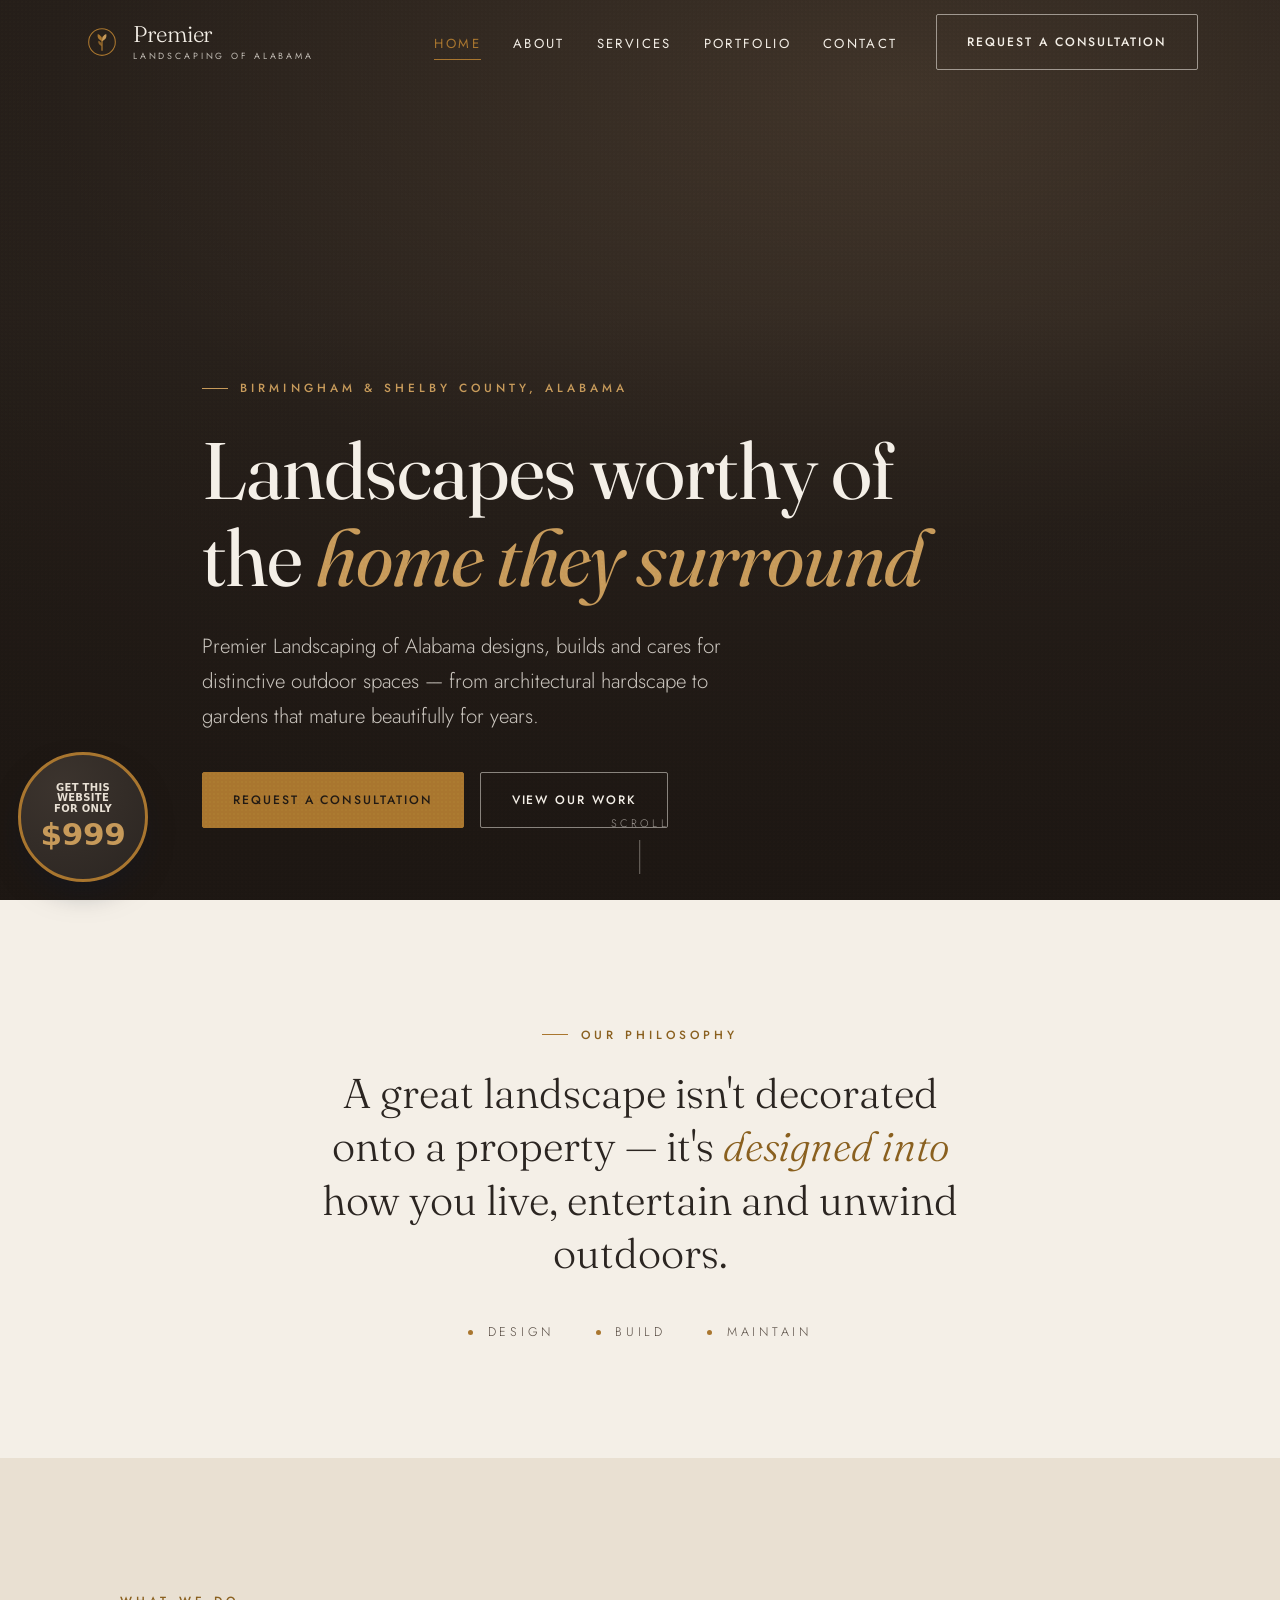
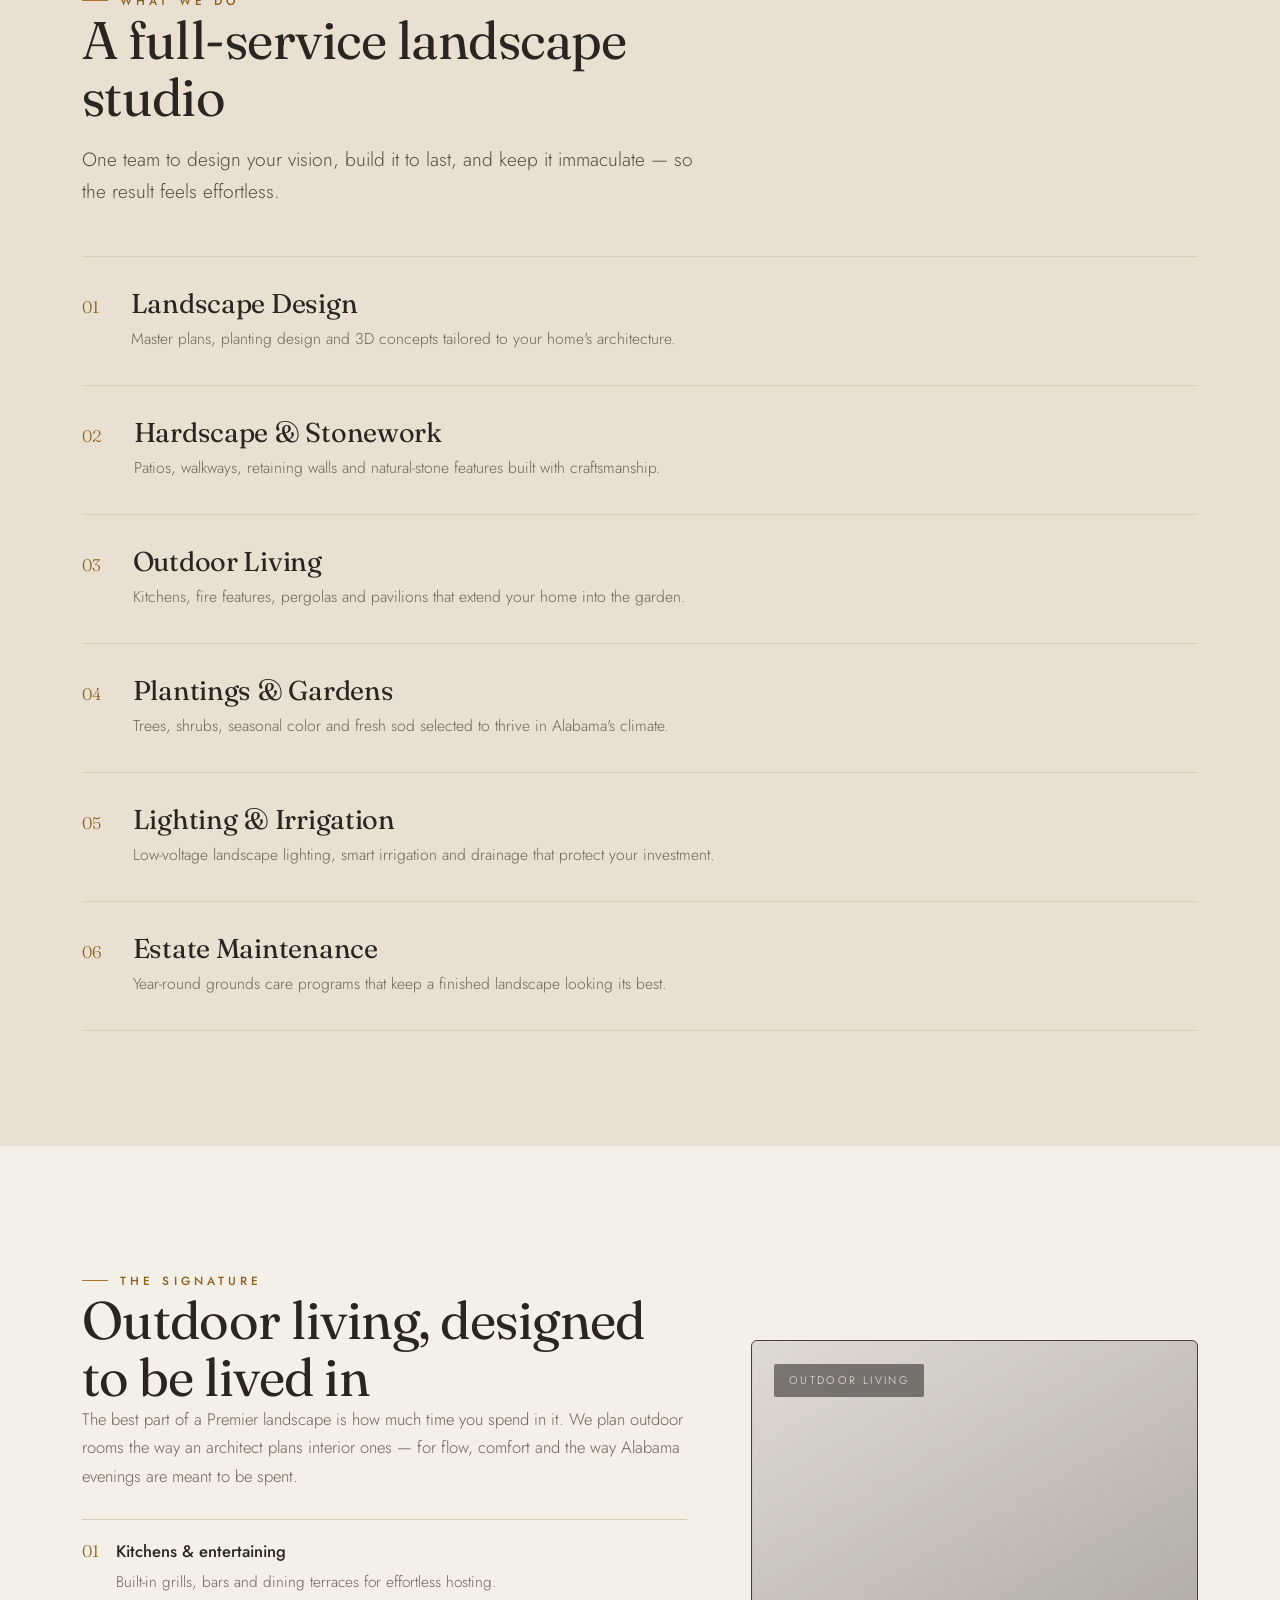
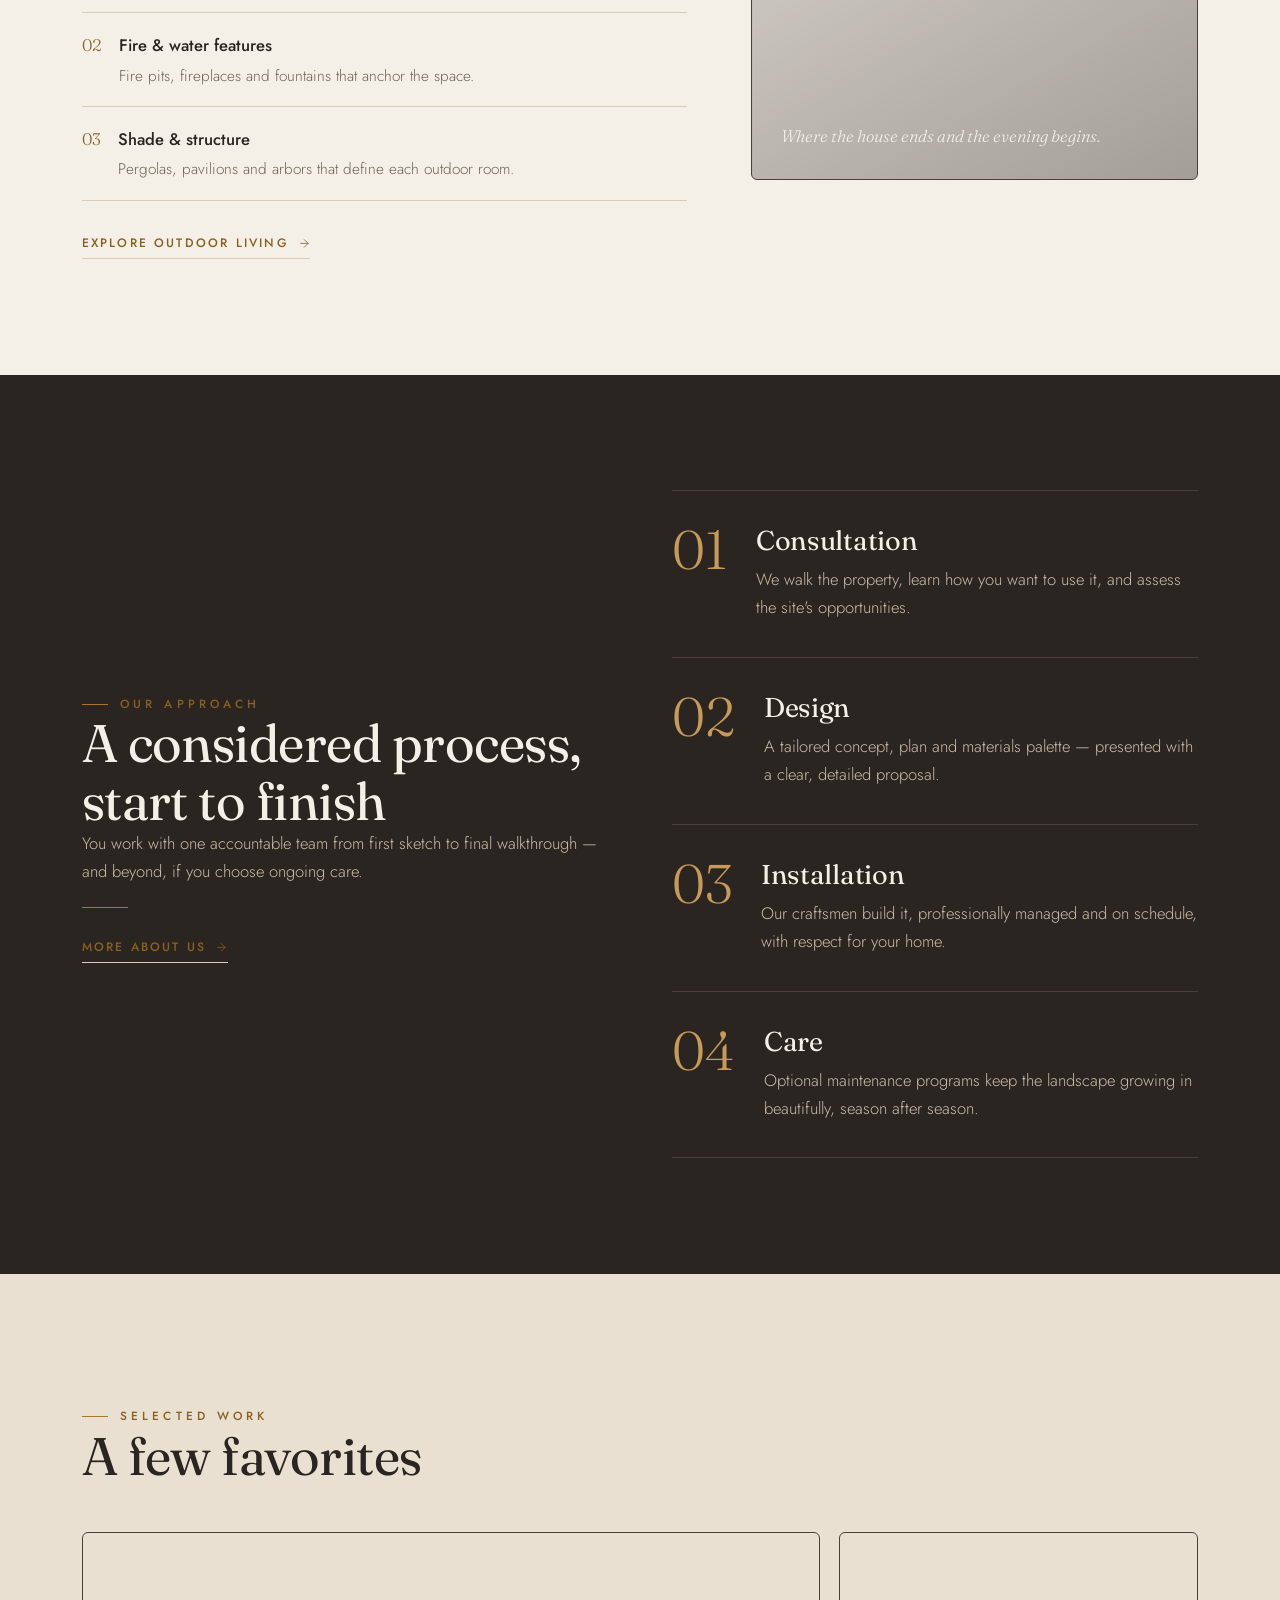
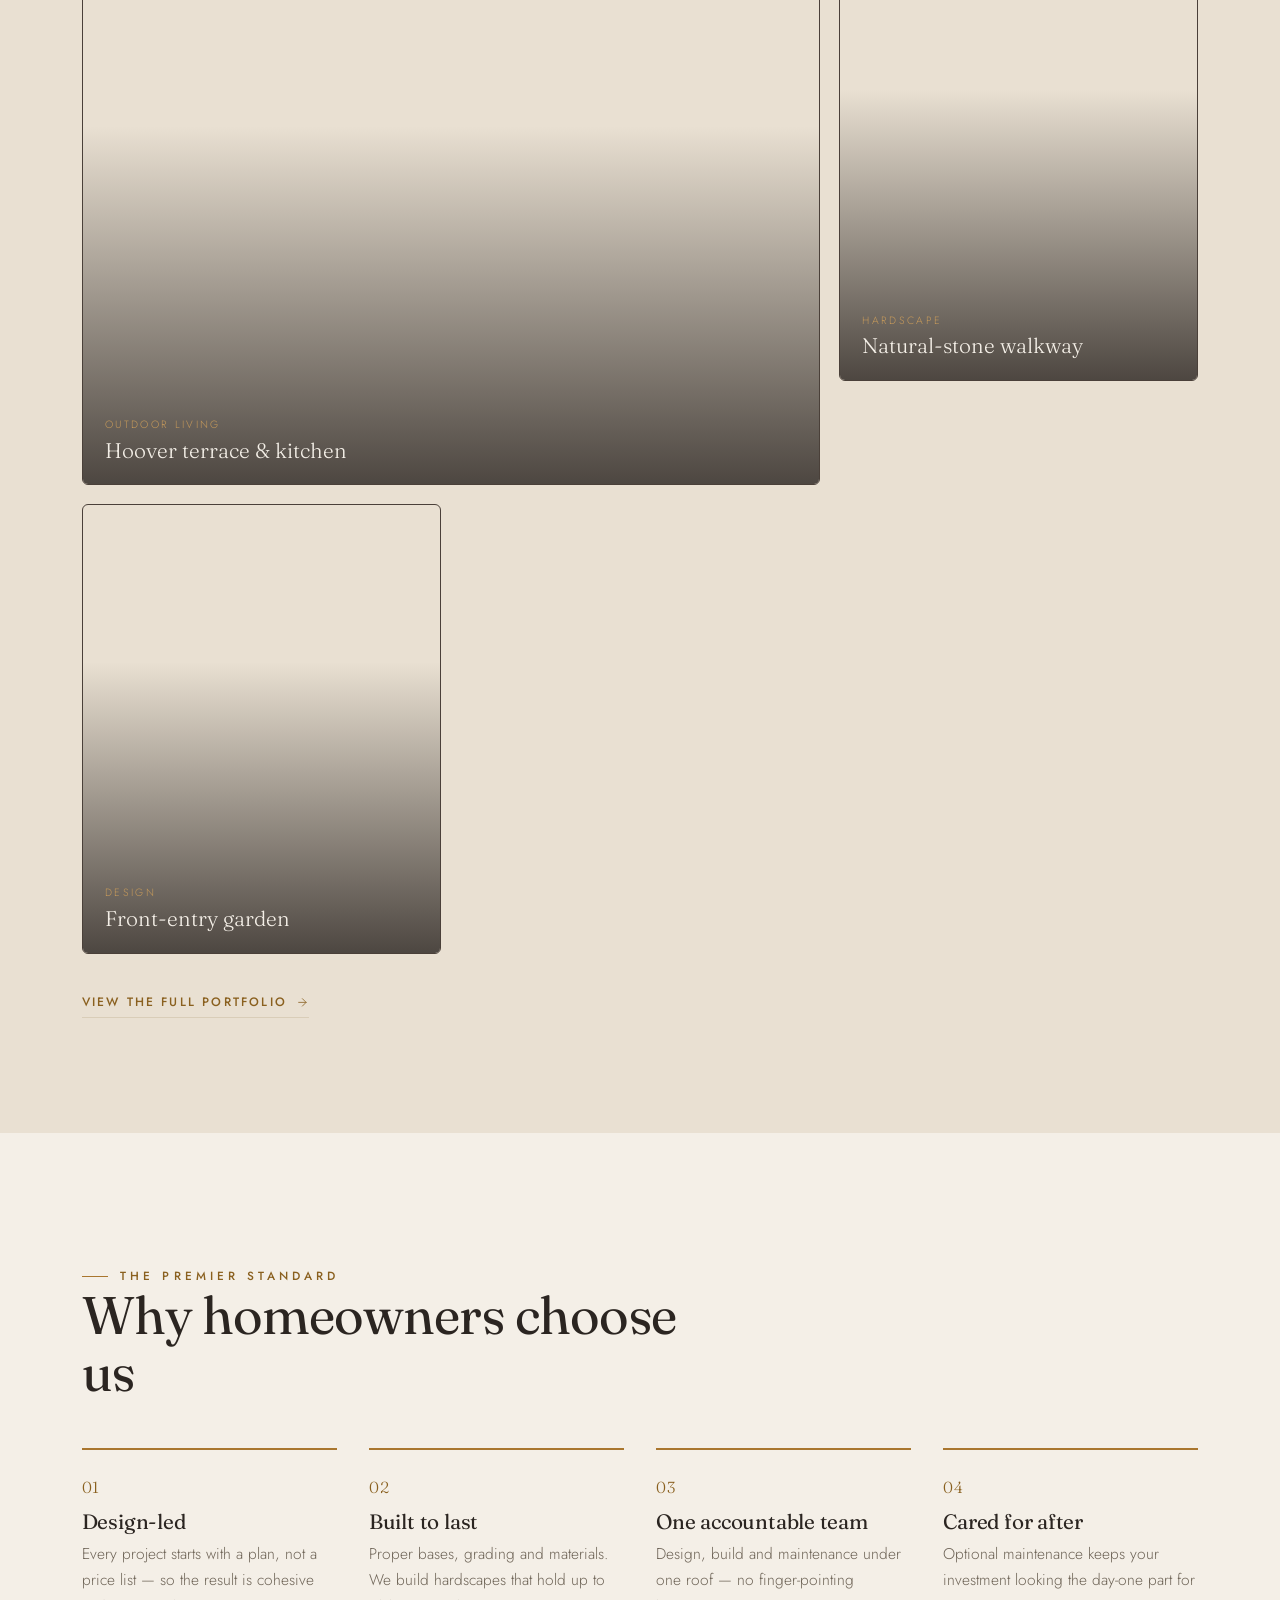
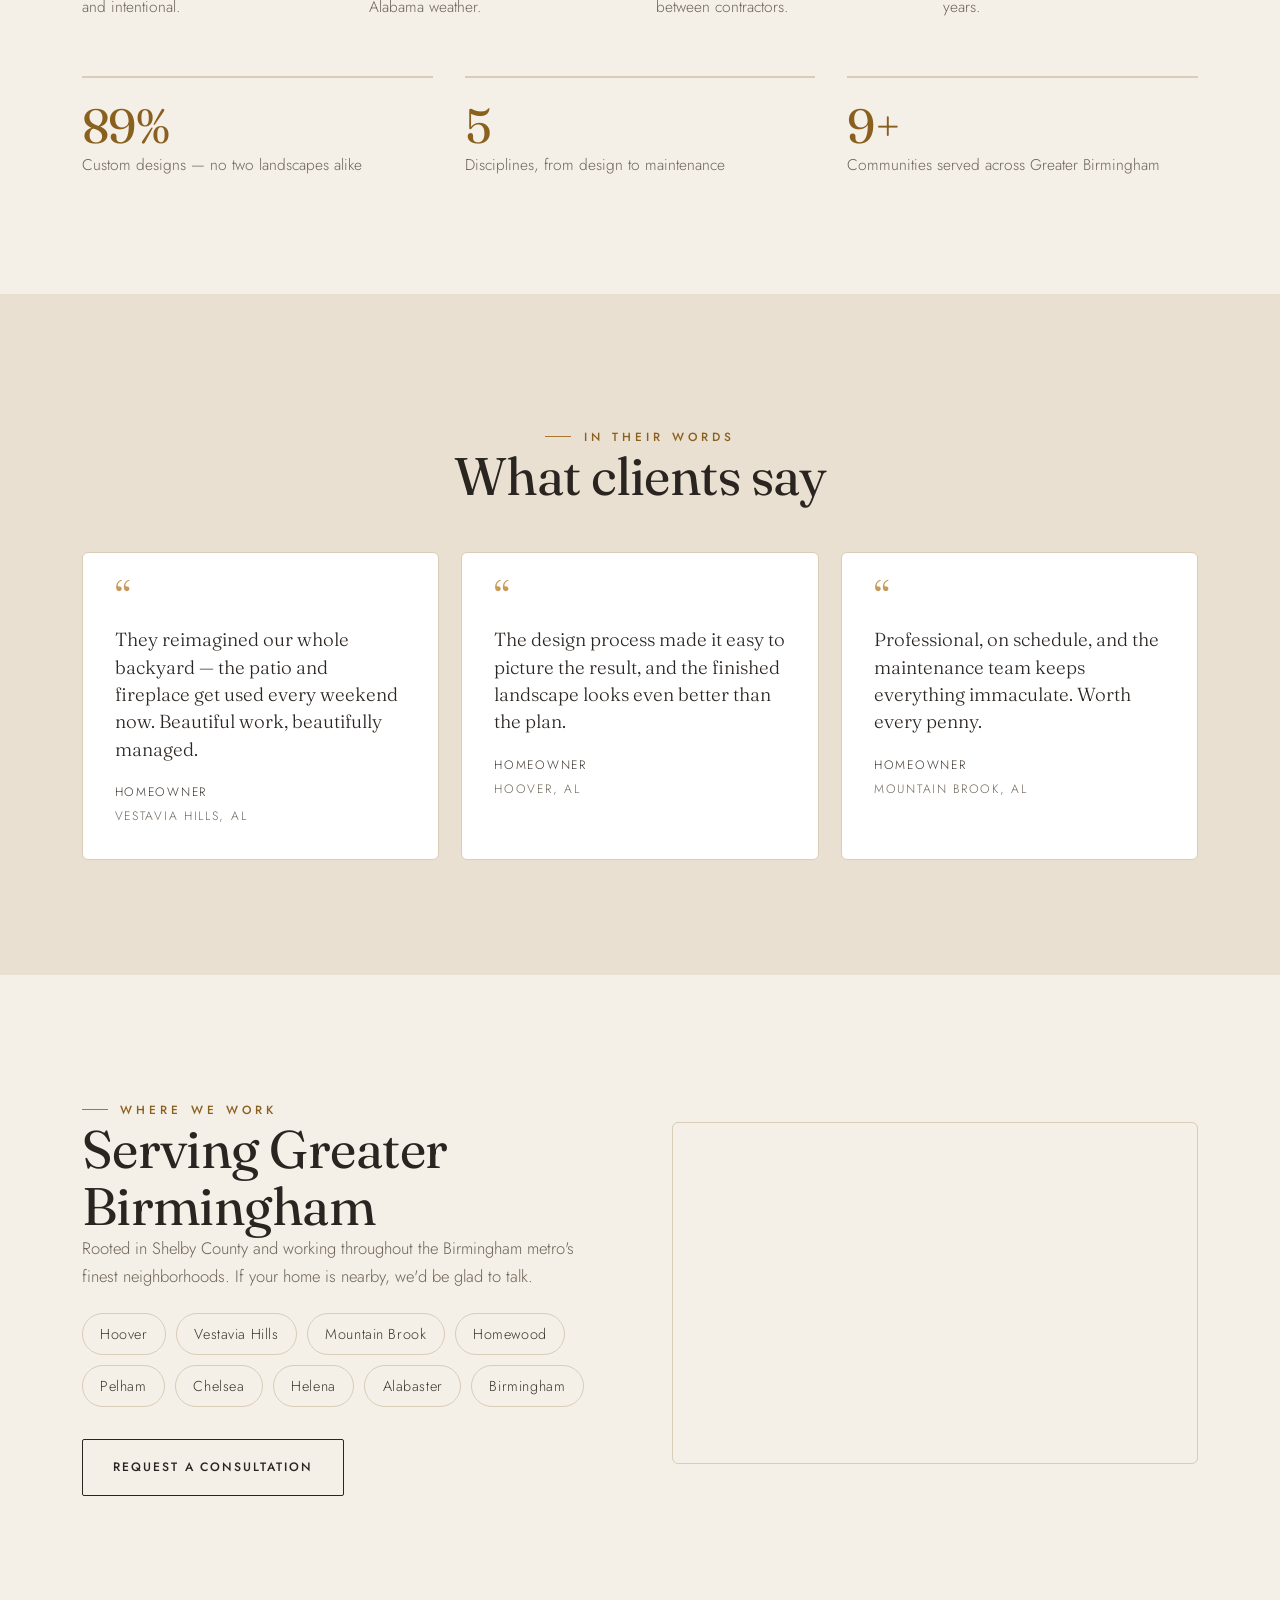
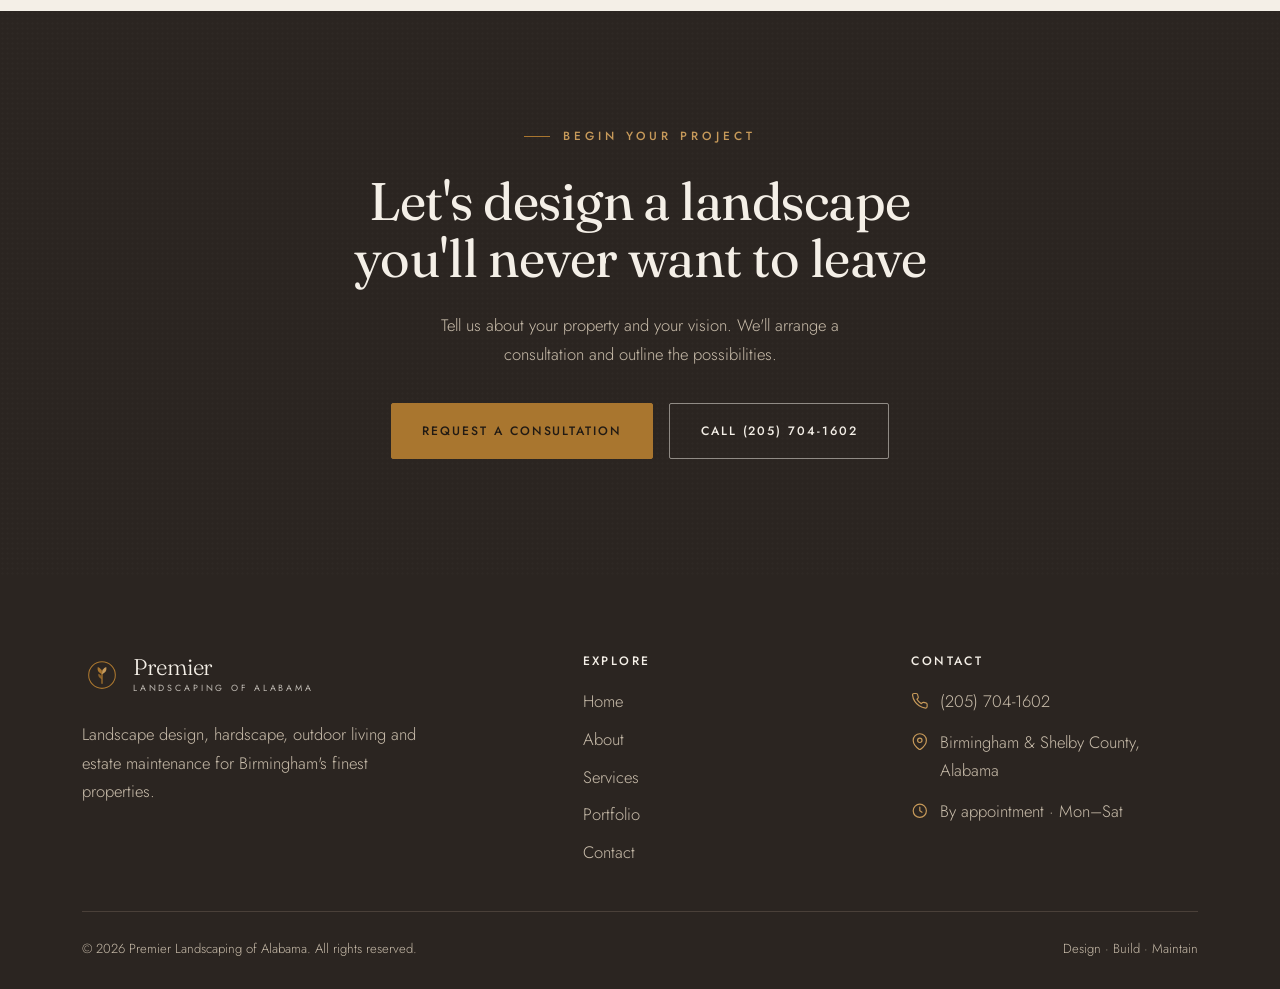
<file: index.html>
<!DOCTYPE html>
<html lang="en" class="no-js">
<head>
  <meta charset="UTF-8" />
  <meta name="viewport" content="width=device-width, initial-scale=1.0" />
  <title>Premier Landscaping of Alabama | Landscape Design &amp; Outdoor Living — Birmingham</title>
  <meta name="description" content="Premier Landscaping of Alabama designs, builds and maintains distinctive landscapes and outdoor living spaces across Birmingham and Shelby County. Request a consultation: (205) 704-1602." />
  <meta name="theme-color" content="#2b2521" />
  <link rel="canonical" href="https://premierlandscapingofalabama.example/" />

  <meta property="og:title" content="Premier Landscaping of Alabama — Landscape Design & Outdoor Living" />
  <meta property="og:description" content="Distinctive landscape design, hardscape and outdoor living for Birmingham's finest properties." />
  <meta property="og:type" content="website" />
  <meta property="og:locale" content="en_US" />

  <link rel="icon" href="assets/icons/favicon.svg" type="image/svg+xml" />
  <link rel="preconnect" href="https://fonts.googleapis.com" />
  <link rel="preconnect" href="https://fonts.gstatic.com" crossorigin />
  <link href="https://fonts.googleapis.com/css2?family=Fraunces:opsz,wght@9..144,400..600&family=Jost:wght@300;400;500&display=swap" rel="stylesheet" />
  <link rel="stylesheet" href="css/style.css" />

  <script type="application/ld+json">
  {
    "@context": "https://schema.org",
    "@type": "LandscapingBusiness",
    "name": "Premier Landscaping of Alabama",
    "telephone": "+1-205-704-1602",
    "address": { "@type": "PostalAddress", "addressRegion": "AL", "addressCountry": "US" },
    "areaServed": "Birmingham & Shelby County, Alabama",
    "description": "Landscape design, hardscape, outdoor living and estate maintenance serving Birmingham and the surrounding communities."
  }
  </script>
</head>
<body>
  <a class="skip-link" href="#main">Skip to content</a>

  <!-- ===================== HEADER ===================== -->
  <header class="site-head">
    <div class="container head-row">
      <a href="index.html" class="brand" aria-label="Premier Landscaping of Alabama — home">
        <svg class="brand__mark" viewBox="0 0 48 48" aria-hidden="true">
          <circle cx="24" cy="24" r="16" fill="none" stroke="#a9762f" stroke-width="1.3"/>
          <path d="M24 34 V18" stroke="#a9762f" stroke-width="1.5" stroke-linecap="round"/>
          <path d="M24 23 C 19.5 21.5, 18 18, 19 14.5 C 22.5 15.5, 24 19, 24 23 Z" fill="#a9762f"/>
          <path d="M24 23 C 28.5 21.5, 30 18, 29 14.5 C 25.5 15.5, 24 19, 24 23 Z" fill="#c79a5a"/>
          <path d="M24 29 C 20.5 28, 19 25.5, 19.6 22.6 C 22.5 23.4, 24 26, 24 29 Z" fill="#a9762f" opacity=".75"/>
        </svg>
        <span class="brand__name">Premier<small>Landscaping of Alabama</small></span>
      </a>
      <nav class="mainnav" id="mainnav" aria-label="Primary">
        <ul class="mainnav__links">
          <li><a class="mainnav__link" href="index.html">Home</a></li>
          <li><a class="mainnav__link" href="about.html">About</a></li>
          <li><a class="mainnav__link" href="services.html">Services</a></li>
          <li><a class="mainnav__link" href="gallery.html">Portfolio</a></li>
          <li><a class="mainnav__link" href="contact.html">Contact</a></li>
        </ul>
        <a href="contact.html" class="btn head-cta">Request a Consultation</a>
      </nav>
      <button class="nav-toggle" aria-label="Toggle menu" aria-controls="mainnav" aria-expanded="false"><span></span></button>
    </div>
  </header>
  <div class="nav-scrim" aria-hidden="true"></div>

  <main id="main">

    <!-- ===================== HERO ===================== -->
    <section class="hero">
      <div class="container hero__inner">
        <p class="eyebrow hero__eyebrow reveal">Birmingham &amp; Shelby County, Alabama</p>
        <h1 class="reveal" data-delay="1">Landscapes worthy of the <em>home they surround</em></h1>
        <p class="hero__lead reveal" data-delay="2">Premier Landscaping of Alabama designs, builds and cares for distinctive outdoor spaces — from architectural hardscape to gardens that mature beautifully for years.</p>
        <div class="hero__actions reveal" data-delay="3">
          <a href="contact.html" class="btn btn--bronze">Request a Consultation</a>
          <a href="gallery.html" class="btn btn--light">View Our Work</a>
        </div>
      </div>
      <div class="hero__scroll" aria-hidden="true">Scroll<span></span></div>
    </section>

    <!-- ===================== STATEMENT ===================== -->
    <section class="section statement">
      <div class="container container--narrow reveal">
        <p class="eyebrow eyebrow--center">Our Philosophy</p>
        <p class="statement__quote">A great landscape isn't decorated onto a property — it's <em>designed into</em> how you live, entertain and unwind outdoors.</p>
        <div class="pillars">
          <span>Design</span>
          <span>Build</span>
          <span>Maintain</span>
        </div>
      </div>
    </section>

    <!-- ===================== SERVICES INDEX ===================== -->
    <section class="section section--sand" aria-labelledby="svc-h">
      <div class="container">
        <div class="section-head reveal">
          <p class="eyebrow">What We Do</p>
          <h2 id="svc-h">A full-service landscape studio</h2>
          <p class="lead">One team to design your vision, build it to last, and keep it immaculate — so the result feels effortless.</p>
        </div>

        <div class="svc-index reveal">
          <a class="svc-row" href="services.html#design">
            <span class="svc-row__no">01</span>
            <span class="svc-row__main"><h3>Landscape Design</h3><p>Master plans, planting design and 3D concepts tailored to your home's architecture.</p></span>
            <span class="svc-row__go"><svg viewBox="0 0 24 24" fill="none" stroke="currentColor" stroke-width="1.5" stroke-linecap="round" stroke-linejoin="round"><line x1="5" y1="12" x2="19" y2="12"/><polyline points="12 5 19 12 12 19"/></svg></span>
          </a>
          <a class="svc-row" href="services.html#hardscape">
            <span class="svc-row__no">02</span>
            <span class="svc-row__main"><h3>Hardscape &amp; Stonework</h3><p>Patios, walkways, retaining walls and natural-stone features built with craftsmanship.</p></span>
            <span class="svc-row__go"><svg viewBox="0 0 24 24" fill="none" stroke="currentColor" stroke-width="1.5" stroke-linecap="round" stroke-linejoin="round"><line x1="5" y1="12" x2="19" y2="12"/><polyline points="12 5 19 12 12 19"/></svg></span>
          </a>
          <a class="svc-row" href="services.html#outdoor">
            <span class="svc-row__no">03</span>
            <span class="svc-row__main"><h3>Outdoor Living</h3><p>Kitchens, fire features, pergolas and pavilions that extend your home into the garden.</p></span>
            <span class="svc-row__go"><svg viewBox="0 0 24 24" fill="none" stroke="currentColor" stroke-width="1.5" stroke-linecap="round" stroke-linejoin="round"><line x1="5" y1="12" x2="19" y2="12"/><polyline points="12 5 19 12 12 19"/></svg></span>
          </a>
          <a class="svc-row" href="services.html#plantings">
            <span class="svc-row__no">04</span>
            <span class="svc-row__main"><h3>Plantings &amp; Gardens</h3><p>Trees, shrubs, seasonal color and fresh sod selected to thrive in Alabama's climate.</p></span>
            <span class="svc-row__go"><svg viewBox="0 0 24 24" fill="none" stroke="currentColor" stroke-width="1.5" stroke-linecap="round" stroke-linejoin="round"><line x1="5" y1="12" x2="19" y2="12"/><polyline points="12 5 19 12 12 19"/></svg></span>
          </a>
          <a class="svc-row" href="services.html#lighting">
            <span class="svc-row__no">05</span>
            <span class="svc-row__main"><h3>Lighting &amp; Irrigation</h3><p>Low-voltage landscape lighting, smart irrigation and drainage that protect your investment.</p></span>
            <span class="svc-row__go"><svg viewBox="0 0 24 24" fill="none" stroke="currentColor" stroke-width="1.5" stroke-linecap="round" stroke-linejoin="round"><line x1="5" y1="12" x2="19" y2="12"/><polyline points="12 5 19 12 12 19"/></svg></span>
          </a>
          <a class="svc-row" href="services.html#maintenance">
            <span class="svc-row__no">06</span>
            <span class="svc-row__main"><h3>Estate Maintenance</h3><p>Year-round grounds care programs that keep a finished landscape looking its best.</p></span>
            <span class="svc-row__go"><svg viewBox="0 0 24 24" fill="none" stroke="currentColor" stroke-width="1.5" stroke-linecap="round" stroke-linejoin="round"><line x1="5" y1="12" x2="19" y2="12"/><polyline points="12 5 19 12 12 19"/></svg></span>
          </a>
        </div>
      </div>
    </section>

    <!-- ===================== FEATURE: OUTDOOR LIVING ===================== -->
    <section class="section">
      <div class="container split split--wide-left">
        <div class="reveal">
          <p class="eyebrow">The Signature</p>
          <h2>Outdoor living, designed to be lived in</h2>
          <p class="muted">The best part of a Premier landscape is how much time you spend in it. We plan outdoor rooms the way an architect plans interior ones — for flow, comfort and the way Alabama evenings are meant to be spent.</p>
          <ul class="feature__list">
            <li><span class="n">01</span><span><b>Kitchens &amp; entertaining</b><span class="t">Built-in grills, bars and dining terraces for effortless hosting.</span></span></li>
            <li><span class="n">02</span><span><b>Fire &amp; water features</b><span class="t">Fire pits, fireplaces and fountains that anchor the space.</span></span></li>
            <li><span class="n">03</span><span><b>Shade &amp; structure</b><span class="t">Pergolas, pavilions and arbors that define each outdoor room.</span></span></li>
          </ul>
          <a href="services.html#outdoor" class="tlink mt-2">Explore outdoor living <svg viewBox="0 0 24 24" fill="none" stroke="currentColor" stroke-width="1.5" stroke-linecap="round" stroke-linejoin="round"><line x1="5" y1="12" x2="19" y2="12"/><polyline points="12 5 19 12 12 19"/></svg></a>
        </div>
        <figure class="feature__media reveal" data-delay="1">
          <!-- Replace background with a real outdoor-living / patio photo -->
          <span class="feature__tag">Outdoor Living</span>
          <figcaption>Where the house ends and the evening begins.</figcaption>
        </figure>
      </div>
    </section>

    <!-- ===================== APPROACH ===================== -->
    <section class="section section--dark" aria-labelledby="appr-h">
      <div class="container split">
        <div class="reveal">
          <p class="eyebrow">Our Approach</p>
          <h2 id="appr-h">A considered process, start to finish</h2>
          <p class="muted">You work with one accountable team from first sketch to final walkthrough — and beyond, if you choose ongoing care.</p>
          <div class="divider"></div>
          <a href="about.html" class="tlink">More about us <svg viewBox="0 0 24 24" fill="none" stroke="currentColor" stroke-width="1.5" stroke-linecap="round" stroke-linejoin="round"><line x1="5" y1="12" x2="19" y2="12"/><polyline points="12 5 19 12 12 19"/></svg></a>
        </div>
        <div class="approach reveal" data-delay="1">
          <div class="approach__step"><span class="approach__no">01</span><div><h3>Consultation</h3><p>We walk the property, learn how you want to use it, and assess the site's opportunities.</p></div></div>
          <div class="approach__step"><span class="approach__no">02</span><div><h3>Design</h3><p>A tailored concept, plan and materials palette — presented with a clear, detailed proposal.</p></div></div>
          <div class="approach__step"><span class="approach__no">03</span><div><h3>Installation</h3><p>Our craftsmen build it, professionally managed and on schedule, with respect for your home.</p></div></div>
          <div class="approach__step"><span class="approach__no">04</span><div><h3>Care</h3><p>Optional maintenance programs keep the landscape growing in beautifully, season after season.</p></div></div>
        </div>
      </div>
    </section>

    <!-- ===================== PORTFOLIO TEASER ===================== -->
    <section class="section section--sand" aria-labelledby="work-h">
      <div class="container">
        <div class="section-head reveal">
          <p class="eyebrow">Selected Work</p>
          <h2 id="work-h">A few favorites</h2>
        </div>
        <!-- Placeholder tiles — replace each work-item's background with a real project photo -->
        <div class="work-grid reveal">
          <article class="work-item span-2 ph-1"><span class="work-item__cat">Outdoor Living</span><span class="work-item__title">Hoover terrace &amp; kitchen</span></article>
          <article class="work-item ph-3"><span class="work-item__cat">Hardscape</span><span class="work-item__title">Natural-stone walkway</span></article>
          <article class="work-item ph-5"><span class="work-item__cat">Design</span><span class="work-item__title">Front-entry garden</span></article>
        </div>
        <p class="mt-2"><a href="gallery.html" class="tlink">View the full portfolio <svg viewBox="0 0 24 24" fill="none" stroke="currentColor" stroke-width="1.5" stroke-linecap="round" stroke-linejoin="round"><line x1="5" y1="12" x2="19" y2="12"/><polyline points="12 5 19 12 12 19"/></svg></a></p>
      </div>
    </section>

    <!-- ===================== STANDARD + STATS ===================== -->
    <section class="section" aria-labelledby="std-h">
      <div class="container">
        <div class="section-head reveal">
          <p class="eyebrow">The Premier Standard</p>
          <h2 id="std-h">Why homeowners choose us</h2>
        </div>
        <div class="standard reveal">
          <div class="standard__item"><span class="standard__no">01</span><h3>Design-led</h3><p>Every project starts with a plan, not a price list — so the result is cohesive and intentional.</p></div>
          <div class="standard__item"><span class="standard__no">02</span><h3>Built to last</h3><p>Proper bases, grading and materials. We build hardscapes that hold up to Alabama weather.</p></div>
          <div class="standard__item"><span class="standard__no">03</span><h3>One accountable team</h3><p>Design, build and maintenance under one roof — no finger-pointing between contractors.</p></div>
          <div class="standard__item"><span class="standard__no">04</span><h3>Cared for after</h3><p>Optional maintenance keeps your investment looking the day-one part for years.</p></div>
        </div>

        <!-- Commitments, not track-record metrics. Update with real figures once available. -->
        <div class="standard reveal mt-2" style="margin-top:3.5rem">
          <div class="standard__item" style="border-top-color:var(--stone-line)"><span class="serif" style="font-size:clamp(2.2rem,5vw,3rem);color:var(--bronze-dark)"><span data-count="100" data-suffix="%">0%</span></span><p>Custom designs — no two landscapes alike</p></div>
          <div class="standard__item" style="border-top-color:var(--stone-line)"><span class="serif" style="font-size:clamp(2.2rem,5vw,3rem);color:var(--bronze-dark)"><span data-count="6">0</span></span><p>Disciplines, from design to maintenance</p></div>
          <div class="standard__item" style="border-top-color:var(--stone-line)"><span class="serif" style="font-size:clamp(2.2rem,5vw,3rem);color:var(--bronze-dark)"><span data-count="10" data-suffix="+">0</span></span><p>Communities served across Greater Birmingham</p></div>
        </div>
      </div>
    </section>

    <!-- ===================== TESTIMONIALS ===================== -->
    <!-- PLACEHOLDER testimonials — Premier has no public reviews indexed yet.
         Replace with real client quotes before launch, or remove this section. -->
    <section class="section section--sand" aria-labelledby="praise-h">
      <div class="container">
        <div class="section-head section-head--center reveal">
          <p class="eyebrow eyebrow--center">In Their Words</p>
          <h2 id="praise-h">What clients say</h2>
        </div>
        <div class="praise">
          <figure class="praise__card reveal">
            <div class="praise__mark" aria-hidden="true">&ldquo;</div>
            <blockquote>They reimagined our whole backyard — the patio and fireplace get used every weekend now. Beautiful work, beautifully managed.</blockquote>
            <figcaption class="praise__by">Homeowner<span>Vestavia Hills, AL</span></figcaption>
          </figure>
          <figure class="praise__card reveal" data-delay="1">
            <div class="praise__mark" aria-hidden="true">&ldquo;</div>
            <blockquote>The design process made it easy to picture the result, and the finished landscape looks even better than the plan.</blockquote>
            <figcaption class="praise__by">Homeowner<span>Hoover, AL</span></figcaption>
          </figure>
          <figure class="praise__card reveal" data-delay="2">
            <div class="praise__mark" aria-hidden="true">&ldquo;</div>
            <blockquote>Professional, on schedule, and the maintenance team keeps everything immaculate. Worth every penny.</blockquote>
            <figcaption class="praise__by">Homeowner<span>Mountain Brook, AL</span></figcaption>
          </figure>
        </div>
      </div>
    </section>

    <!-- ===================== SERVICE AREA ===================== -->
    <section class="section" aria-labelledby="area-h">
      <div class="container split">
        <div class="reveal">
          <p class="eyebrow">Where We Work</p>
          <h2 id="area-h">Serving Greater Birmingham</h2>
          <p class="muted">Rooted in Shelby County and working throughout the Birmingham metro's finest neighborhoods. If your home is nearby, we'd be glad to talk.</p>
          <div class="area__chips">
            <span class="area__chip">Hoover</span>
            <span class="area__chip">Vestavia Hills</span>
            <span class="area__chip">Mountain Brook</span>
            <span class="area__chip">Homewood</span>
            <span class="area__chip">Pelham</span>
            <span class="area__chip">Chelsea</span>
            <span class="area__chip">Helena</span>
            <span class="area__chip">Alabaster</span>
            <span class="area__chip">Birmingham</span>
          </div>
          <a href="contact.html" class="btn btn--outline mt-2">Request a Consultation</a>
        </div>
        <div class="area__map reveal" data-delay="1">
          <iframe title="Premier Landscaping of Alabama service area — Greater Birmingham"
            src="https://www.google.com/maps?q=Shelby%20County,%20Alabama&output=embed"
            loading="lazy" referrerpolicy="no-referrer-when-downgrade"></iframe>
        </div>
      </div>
    </section>

    <!-- ===================== INVITE / CTA ===================== -->
    <section class="section invite">
      <div class="container invite__inner reveal">
        <p class="eyebrow eyebrow--center" style="color:var(--bronze-soft)">Begin Your Project</p>
        <h2>Let's design a landscape you'll never want to leave</h2>
        <p>Tell us about your property and your vision. We'll arrange a consultation and outline the possibilities.</p>
        <div class="hero__actions" style="justify-content:center">
          <a href="contact.html" class="btn btn--bronze">Request a Consultation</a>
          <a href="tel:+12057041602" class="btn btn--light">Call (205) 704-1602</a>
        </div>
      </div>
    </section>
  </main>

  <!-- ===================== FOOTER ===================== -->
  <footer class="site-foot">
    <div class="container">
      <div class="foot-grid">
        <div class="foot-about">
          <a href="index.html" class="brand" aria-label="Premier Landscaping of Alabama — home">
            <svg class="brand__mark" viewBox="0 0 48 48" aria-hidden="true">
              <circle cx="24" cy="24" r="16" fill="none" stroke="#a9762f" stroke-width="1.3"/>
              <path d="M24 34 V18" stroke="#a9762f" stroke-width="1.5" stroke-linecap="round"/>
              <path d="M24 23 C 19.5 21.5, 18 18, 19 14.5 C 22.5 15.5, 24 19, 24 23 Z" fill="#a9762f"/>
              <path d="M24 23 C 28.5 21.5, 30 18, 29 14.5 C 25.5 15.5, 24 19, 24 23 Z" fill="#c79a5a"/>
              <path d="M24 29 C 20.5 28, 19 25.5, 19.6 22.6 C 22.5 23.4, 24 26, 24 29 Z" fill="#a9762f" opacity=".75"/>
            </svg>
            <span class="brand__name">Premier<small>Landscaping of Alabama</small></span>
          </a>
          <p>Landscape design, hardscape, outdoor living and estate maintenance for Birmingham's finest properties.</p>
        </div>
        <div>
          <h4>Explore</h4>
          <ul class="foot-links">
            <li><a href="index.html">Home</a></li>
            <li><a href="about.html">About</a></li>
            <li><a href="services.html">Services</a></li>
            <li><a href="gallery.html">Portfolio</a></li>
            <li><a href="contact.html">Contact</a></li>
          </ul>
        </div>
        <div>
          <h4>Contact</h4>
          <ul class="foot-contact">
            <li><svg viewBox="0 0 24 24" fill="none" stroke="currentColor" stroke-width="1.6" stroke-linecap="round" stroke-linejoin="round"><path d="M22 16.92v3a2 2 0 0 1-2.18 2 19.79 19.79 0 0 1-8.63-3.07 19.5 19.5 0 0 1-6-6 19.79 19.79 0 0 1-3.07-8.67A2 2 0 0 1 4.11 2h3a2 2 0 0 1 2 1.72c.13.96.36 1.9.7 2.81a2 2 0 0 1-.45 2.11L8.09 9.91a16 16 0 0 0 6 6l1.27-1.27a2 2 0 0 1 2.11-.45c.91.34 1.85.57 2.81.7A2 2 0 0 1 22 16.92Z"/></svg><a href="tel:+12057041602">(205) 704-1602</a></li>
            <li><svg viewBox="0 0 24 24" fill="none" stroke="currentColor" stroke-width="1.6" stroke-linecap="round" stroke-linejoin="round"><path d="M21 10c0 7-9 13-9 13s-9-6-9-13a9 9 0 0 1 18 0Z"/><circle cx="12" cy="10" r="3"/></svg><span>Birmingham &amp; Shelby County, Alabama</span></li>
            <li><svg viewBox="0 0 24 24" fill="none" stroke="currentColor" stroke-width="1.6" stroke-linecap="round" stroke-linejoin="round"><circle cx="12" cy="12" r="9"/><polyline points="12 7 12 12 15 14"/></svg><span>By appointment · Mon–Sat</span></li>
          </ul>
        </div>
      </div>
      <div class="foot-bottom">
        <span>&copy; <span id="year">2026</span> Premier Landscaping of Alabama. All rights reserved.</span>
        <span>Design · Build · Maintain</span>
      </div>
    </div>
  </footer>

  <button class="to-top" aria-label="Back to top">
    <svg viewBox="0 0 24 24" fill="none" stroke="currentColor" stroke-width="1.8" stroke-linecap="round" stroke-linejoin="round" width="20" height="20"><polyline points="18 15 12 9 6 15"/></svg>
  </button>

  <script src="js/main.js" defer></script>

  <!-- aurora-cta : agency upsell button -->
  <a class="aurora-cta" href="https://auroraadv.co/?tab=wizard" target="_blank" rel="noopener" aria-label="Get this website for only $999 — built by Aurora">
    <span class="aurora-cta__top">Get this website<br>for only</span>
    <span class="aurora-cta__price">$999</span>
  </a>
  <style>
  .aurora-cta{position:fixed;left:18px;bottom:18px;z-index:58;width:130px;height:130px;border-radius:50%;display:flex;flex-direction:column;align-items:center;justify-content:center;text-align:center;gap:3px;padding:8px;background:radial-gradient(circle at 32% 26%,#3c342e,#2b2521);color:#fff;text-decoration:none;border:3px solid #a9762f;box-shadow:0 14px 32px -10px rgba(15,23,42,.55);font-family:system-ui,-apple-system,"Segoe UI",Roboto,sans-serif;line-height:1.08;transition:transform .2s ease,box-shadow .2s ease;}
  .aurora-cta:hover{transform:translateY(-3px) scale(1.05);box-shadow:0 20px 40px -10px rgba(15,23,42,.6);}
  .aurora-cta:focus-visible{outline:3px solid #a9762f;outline-offset:3px;}
  .aurora-cta__top{font-size:10px;font-weight:700;letter-spacing:.03em;text-transform:uppercase;color:#e8e0d4;}
  .aurora-cta__price{font-size:31px;font-weight:800;color:#c79a5a;letter-spacing:-.01em;}
  @media (max-width:760px){.aurora-cta{width:106px;height:106px;left:12px;bottom:68px;border-width:2px;}.aurora-cta__top{font-size:8.5px;}.aurora-cta__price{font-size:25px;}}
  @media (prefers-reduced-motion:reduce){.aurora-cta{transition:none;}}
  </style>
</body>
</html>
</file>
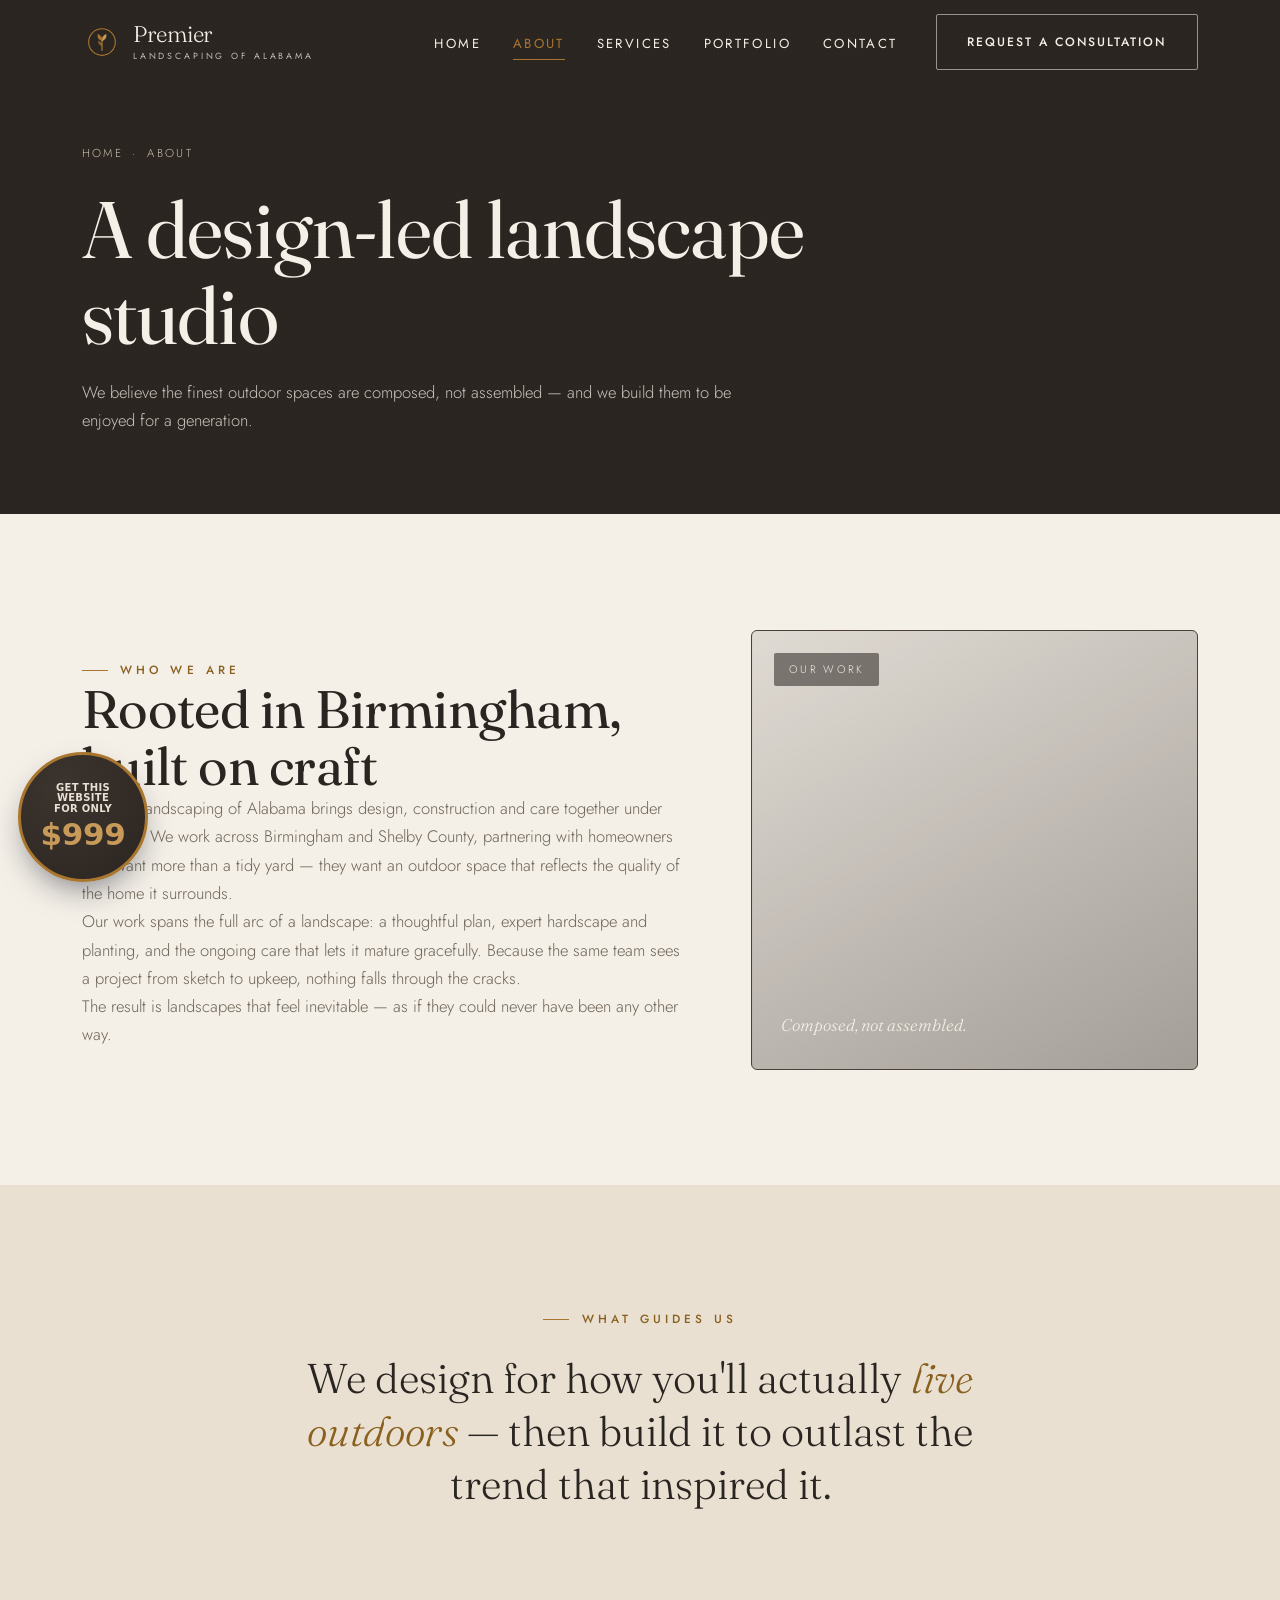
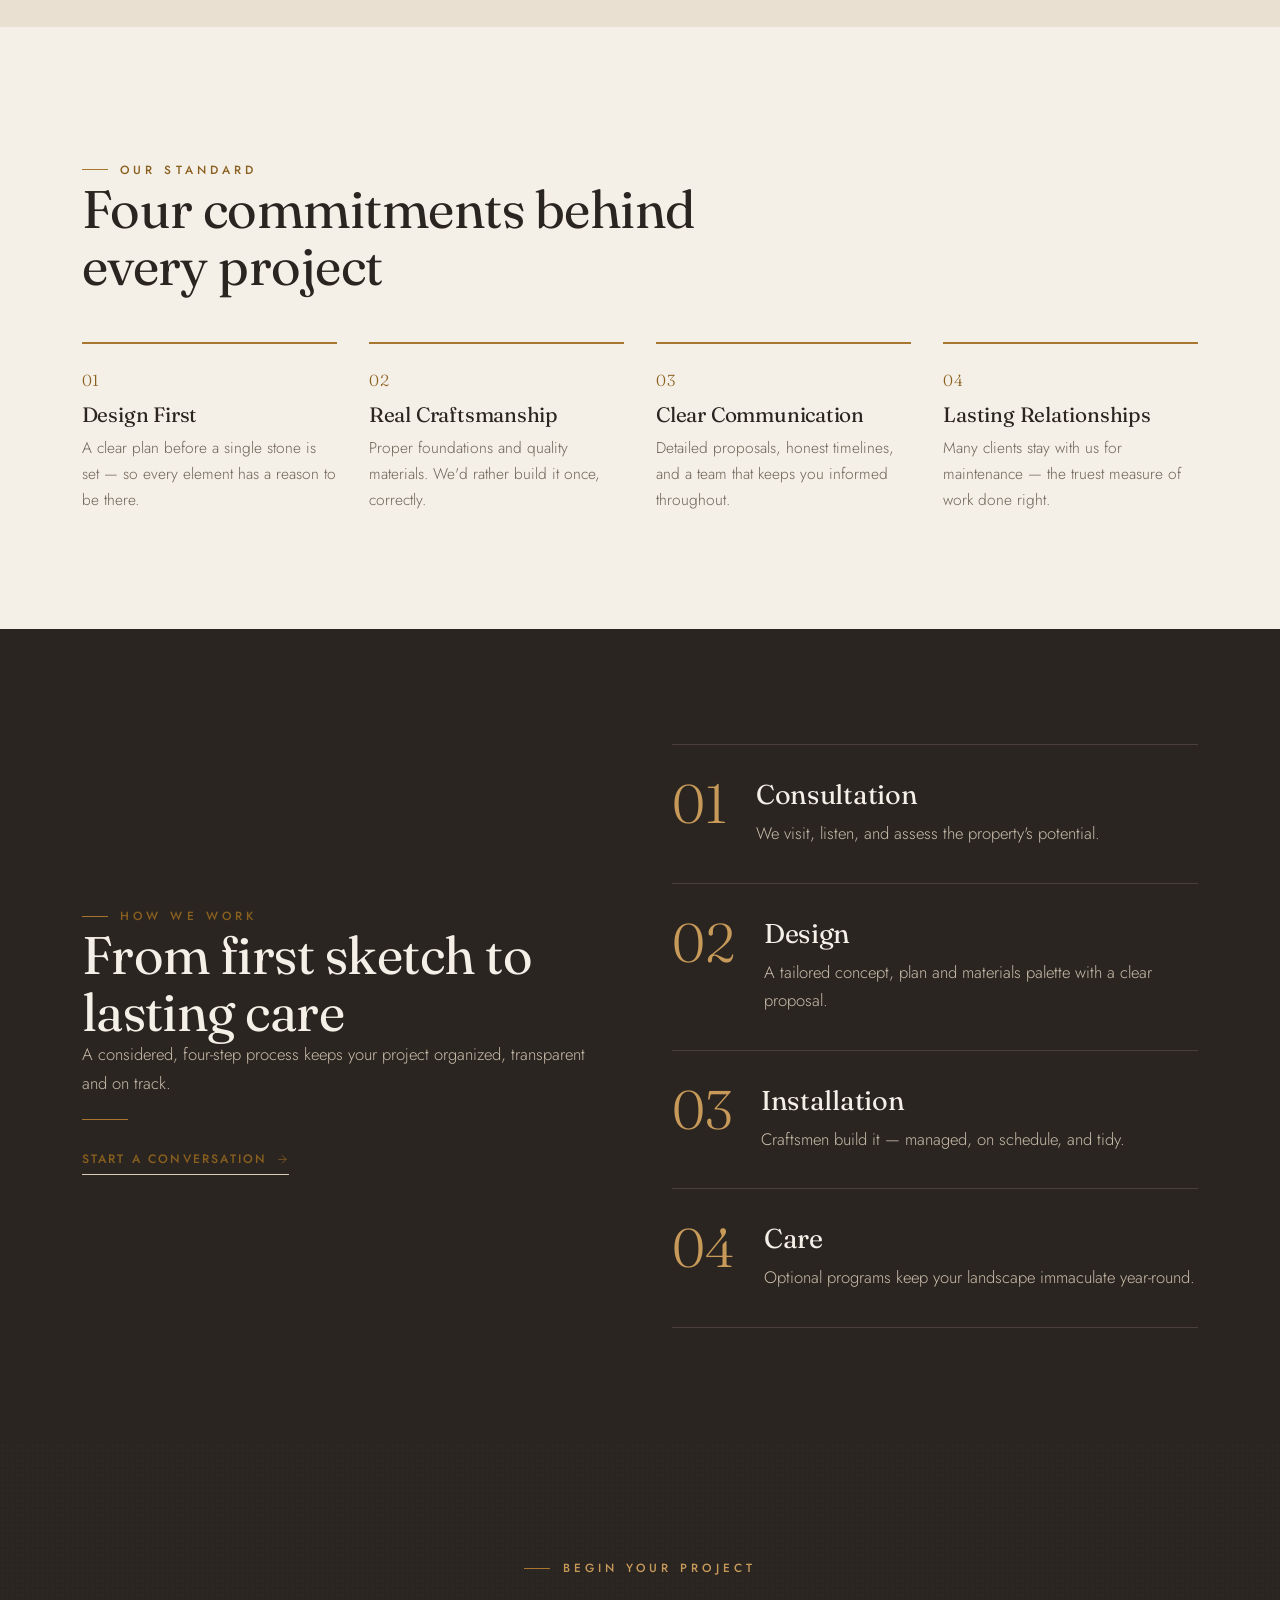
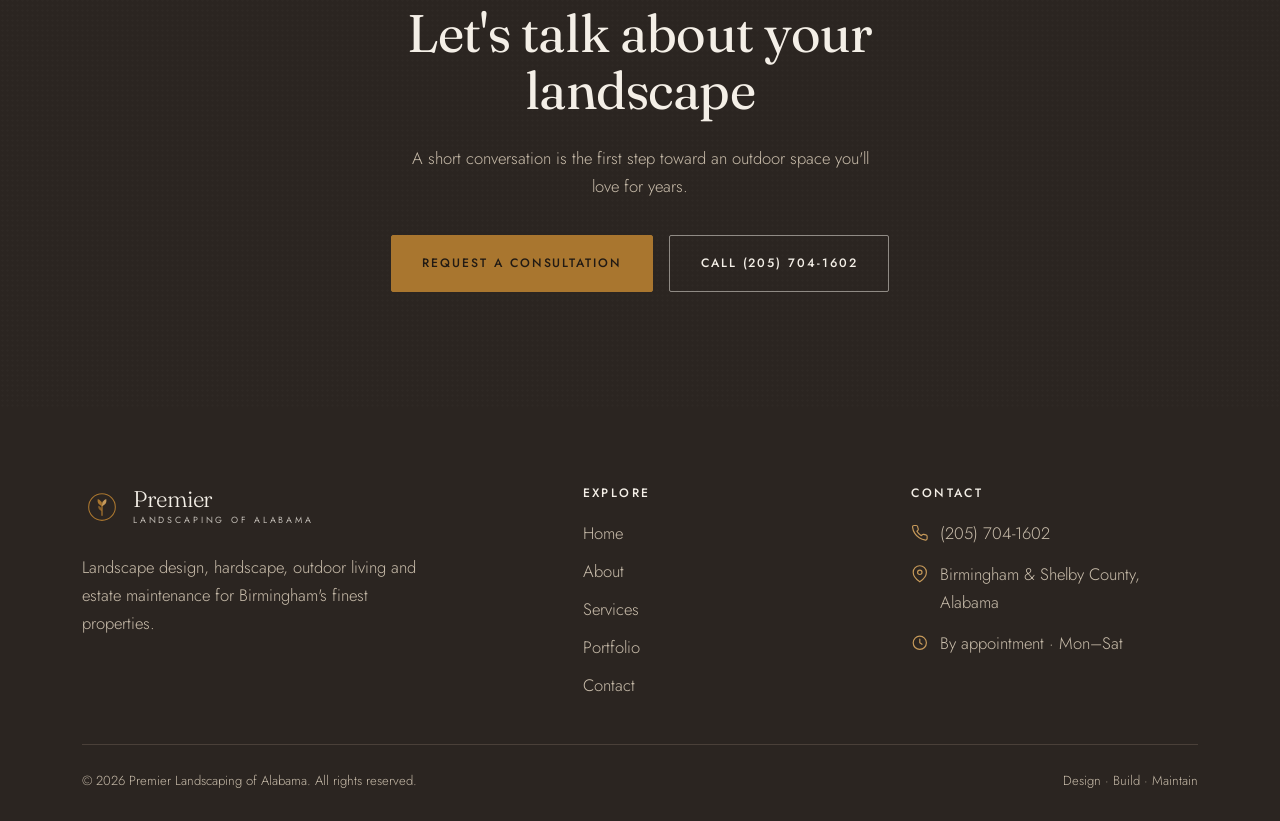
<file: about.html>
<!DOCTYPE html>
<html lang="en" class="no-js">
<head>
  <meta charset="UTF-8" />
  <meta name="viewport" content="width=device-width, initial-scale=1.0" />
  <title>About | Premier Landscaping of Alabama — Birmingham Landscape Studio</title>
  <meta name="description" content="Premier Landscaping of Alabama is a design-led landscape studio serving Birmingham and Shelby County. Learn our philosophy, standard and process." />
  <meta name="theme-color" content="#2b2521" />
  <link rel="icon" href="assets/icons/favicon.svg" type="image/svg+xml" />
  <link rel="preconnect" href="https://fonts.googleapis.com" />
  <link rel="preconnect" href="https://fonts.gstatic.com" crossorigin />
  <link href="https://fonts.googleapis.com/css2?family=Fraunces:opsz,wght@9..144,400..600&family=Jost:wght@300;400;500&display=swap" rel="stylesheet" />
  <link rel="stylesheet" href="css/style.css" />
</head>
<body>
  <a class="skip-link" href="#main">Skip to content</a>

  <header class="site-head">
    <div class="container head-row">
      <a href="index.html" class="brand" aria-label="Premier Landscaping of Alabama — home">
        <svg class="brand__mark" viewBox="0 0 48 48" aria-hidden="true">
          <circle cx="24" cy="24" r="16" fill="none" stroke="#a9762f" stroke-width="1.3"/>
          <path d="M24 34 V18" stroke="#a9762f" stroke-width="1.5" stroke-linecap="round"/>
          <path d="M24 23 C 19.5 21.5, 18 18, 19 14.5 C 22.5 15.5, 24 19, 24 23 Z" fill="#a9762f"/>
          <path d="M24 23 C 28.5 21.5, 30 18, 29 14.5 C 25.5 15.5, 24 19, 24 23 Z" fill="#c79a5a"/>
          <path d="M24 29 C 20.5 28, 19 25.5, 19.6 22.6 C 22.5 23.4, 24 26, 24 29 Z" fill="#a9762f" opacity=".75"/>
        </svg>
        <span class="brand__name">Premier<small>Landscaping of Alabama</small></span>
      </a>
      <nav class="mainnav" id="mainnav" aria-label="Primary">
        <ul class="mainnav__links">
          <li><a class="mainnav__link" href="index.html">Home</a></li>
          <li><a class="mainnav__link" href="about.html">About</a></li>
          <li><a class="mainnav__link" href="services.html">Services</a></li>
          <li><a class="mainnav__link" href="gallery.html">Portfolio</a></li>
          <li><a class="mainnav__link" href="contact.html">Contact</a></li>
        </ul>
        <a href="contact.html" class="btn head-cta">Request a Consultation</a>
      </nav>
      <button class="nav-toggle" aria-label="Toggle menu" aria-controls="mainnav" aria-expanded="false"><span></span></button>
    </div>
  </header>
  <div class="nav-scrim" aria-hidden="true"></div>

  <main id="main">
    <section class="pagehero">
      <div class="container pagehero__inner">
        <nav class="crumbs" aria-label="Breadcrumb"><a href="index.html">Home</a> &middot; <span>About</span></nav>
        <h1>A design-led landscape studio</h1>
        <p>We believe the finest outdoor spaces are composed, not assembled — and we build them to be enjoyed for a generation.</p>
      </div>
    </section>

    <!-- STORY -->
    <section class="section">
      <div class="container split split--wide-left">
        <div class="reveal">
          <p class="eyebrow">Who We Are</p>
          <h2>Rooted in Birmingham, built on craft</h2>
          <p class="muted">Premier Landscaping of Alabama brings design, construction and care together under one roof. We work across Birmingham and Shelby County, partnering with homeowners who want more than a tidy yard — they want an outdoor space that reflects the quality of the home it surrounds.</p>
          <p class="muted">Our work spans the full arc of a landscape: a thoughtful plan, expert hardscape and planting, and the ongoing care that lets it mature gracefully. Because the same team sees a project from sketch to upkeep, nothing falls through the cracks.</p>
          <p class="muted">The result is landscapes that feel inevitable — as if they could never have been any other way.</p>
        </div>
        <figure class="feature__media feature__media--alt reveal" data-delay="1">
          <!-- Replace background with a real signature-project / crew photo -->
          <span class="feature__tag">Our Work</span>
          <figcaption>Composed, not assembled.</figcaption>
        </figure>
      </div>
    </section>

    <!-- PHILOSOPHY STATEMENT -->
    <section class="section section--sand statement">
      <div class="container container--narrow reveal">
        <p class="eyebrow eyebrow--center">What Guides Us</p>
        <p class="statement__quote">We design for how you'll actually <em>live outdoors</em> — then build it to outlast the trend that inspired it.</p>
      </div>
    </section>

    <!-- VALUES / STANDARD -->
    <section class="section">
      <div class="container">
        <div class="section-head reveal">
          <p class="eyebrow">Our Standard</p>
          <h2>Four commitments behind every project</h2>
        </div>
        <div class="standard reveal">
          <div class="standard__item"><span class="standard__no">01</span><h3>Design First</h3><p>A clear plan before a single stone is set — so every element has a reason to be there.</p></div>
          <div class="standard__item"><span class="standard__no">02</span><h3>Real Craftsmanship</h3><p>Proper foundations and quality materials. We'd rather build it once, correctly.</p></div>
          <div class="standard__item"><span class="standard__no">03</span><h3>Clear Communication</h3><p>Detailed proposals, honest timelines, and a team that keeps you informed throughout.</p></div>
          <div class="standard__item"><span class="standard__no">04</span><h3>Lasting Relationships</h3><p>Many clients stay with us for maintenance — the truest measure of work done right.</p></div>
        </div>
      </div>
    </section>

    <!-- APPROACH -->
    <section class="section section--dark" aria-labelledby="appr-h">
      <div class="container split">
        <div class="reveal">
          <p class="eyebrow">How We Work</p>
          <h2 id="appr-h">From first sketch to lasting care</h2>
          <p class="muted">A considered, four-step process keeps your project organized, transparent and on track.</p>
          <div class="divider"></div>
          <a href="contact.html" class="tlink">Start a conversation <svg viewBox="0 0 24 24" fill="none" stroke="currentColor" stroke-width="1.5" stroke-linecap="round" stroke-linejoin="round"><line x1="5" y1="12" x2="19" y2="12"/><polyline points="12 5 19 12 12 19"/></svg></a>
        </div>
        <div class="approach reveal" data-delay="1">
          <div class="approach__step"><span class="approach__no">01</span><div><h3>Consultation</h3><p>We visit, listen, and assess the property's potential.</p></div></div>
          <div class="approach__step"><span class="approach__no">02</span><div><h3>Design</h3><p>A tailored concept, plan and materials palette with a clear proposal.</p></div></div>
          <div class="approach__step"><span class="approach__no">03</span><div><h3>Installation</h3><p>Craftsmen build it — managed, on schedule, and tidy.</p></div></div>
          <div class="approach__step"><span class="approach__no">04</span><div><h3>Care</h3><p>Optional programs keep your landscape immaculate year-round.</p></div></div>
        </div>
      </div>
    </section>

    <!-- CTA -->
    <section class="section invite">
      <div class="container invite__inner reveal">
        <p class="eyebrow eyebrow--center" style="color:var(--bronze-soft)">Begin Your Project</p>
        <h2>Let's talk about your landscape</h2>
        <p>A short conversation is the first step toward an outdoor space you'll love for years.</p>
        <div class="hero__actions" style="justify-content:center">
          <a href="contact.html" class="btn btn--bronze">Request a Consultation</a>
          <a href="tel:+12057041602" class="btn btn--light">Call (205) 704-1602</a>
        </div>
      </div>
    </section>
  </main>

  <footer class="site-foot">
    <div class="container">
      <div class="foot-grid">
        <div class="foot-about">
          <a href="index.html" class="brand" aria-label="Premier Landscaping of Alabama — home">
            <svg class="brand__mark" viewBox="0 0 48 48" aria-hidden="true">
              <circle cx="24" cy="24" r="16" fill="none" stroke="#a9762f" stroke-width="1.3"/>
              <path d="M24 34 V18" stroke="#a9762f" stroke-width="1.5" stroke-linecap="round"/>
              <path d="M24 23 C 19.5 21.5, 18 18, 19 14.5 C 22.5 15.5, 24 19, 24 23 Z" fill="#a9762f"/>
              <path d="M24 23 C 28.5 21.5, 30 18, 29 14.5 C 25.5 15.5, 24 19, 24 23 Z" fill="#c79a5a"/>
              <path d="M24 29 C 20.5 28, 19 25.5, 19.6 22.6 C 22.5 23.4, 24 26, 24 29 Z" fill="#a9762f" opacity=".75"/>
            </svg>
            <span class="brand__name">Premier<small>Landscaping of Alabama</small></span>
          </a>
          <p>Landscape design, hardscape, outdoor living and estate maintenance for Birmingham's finest properties.</p>
        </div>
        <div>
          <h4>Explore</h4>
          <ul class="foot-links">
            <li><a href="index.html">Home</a></li>
            <li><a href="about.html">About</a></li>
            <li><a href="services.html">Services</a></li>
            <li><a href="gallery.html">Portfolio</a></li>
            <li><a href="contact.html">Contact</a></li>
          </ul>
        </div>
        <div>
          <h4>Contact</h4>
          <ul class="foot-contact">
            <li><svg viewBox="0 0 24 24" fill="none" stroke="currentColor" stroke-width="1.6" stroke-linecap="round" stroke-linejoin="round"><path d="M22 16.92v3a2 2 0 0 1-2.18 2 19.79 19.79 0 0 1-8.63-3.07 19.5 19.5 0 0 1-6-6 19.79 19.79 0 0 1-3.07-8.67A2 2 0 0 1 4.11 2h3a2 2 0 0 1 2 1.72c.13.96.36 1.9.7 2.81a2 2 0 0 1-.45 2.11L8.09 9.91a16 16 0 0 0 6 6l1.27-1.27a2 2 0 0 1 2.11-.45c.91.34 1.85.57 2.81.7A2 2 0 0 1 22 16.92Z"/></svg><a href="tel:+12057041602">(205) 704-1602</a></li>
            <li><svg viewBox="0 0 24 24" fill="none" stroke="currentColor" stroke-width="1.6" stroke-linecap="round" stroke-linejoin="round"><path d="M21 10c0 7-9 13-9 13s-9-6-9-13a9 9 0 0 1 18 0Z"/><circle cx="12" cy="10" r="3"/></svg><span>Birmingham &amp; Shelby County, Alabama</span></li>
            <li><svg viewBox="0 0 24 24" fill="none" stroke="currentColor" stroke-width="1.6" stroke-linecap="round" stroke-linejoin="round"><circle cx="12" cy="12" r="9"/><polyline points="12 7 12 12 15 14"/></svg><span>By appointment · Mon–Sat</span></li>
          </ul>
        </div>
      </div>
      <div class="foot-bottom">
        <span>&copy; <span id="year">2026</span> Premier Landscaping of Alabama. All rights reserved.</span>
        <span>Design · Build · Maintain</span>
      </div>
    </div>
  </footer>

  <button class="to-top" aria-label="Back to top"><svg viewBox="0 0 24 24" fill="none" stroke="currentColor" stroke-width="1.8" stroke-linecap="round" stroke-linejoin="round" width="20" height="20"><polyline points="18 15 12 9 6 15"/></svg></button>
  <script src="js/main.js" defer></script>

  <!-- aurora-cta : agency upsell button -->
  <a class="aurora-cta" href="https://auroraadv.co/?tab=wizard" target="_blank" rel="noopener" aria-label="Get this website for only $999 — built by Aurora">
    <span class="aurora-cta__top">Get this website<br>for only</span>
    <span class="aurora-cta__price">$999</span>
  </a>
  <style>
  .aurora-cta{position:fixed;left:18px;bottom:18px;z-index:58;width:130px;height:130px;border-radius:50%;display:flex;flex-direction:column;align-items:center;justify-content:center;text-align:center;gap:3px;padding:8px;background:radial-gradient(circle at 32% 26%,#3c342e,#2b2521);color:#fff;text-decoration:none;border:3px solid #a9762f;box-shadow:0 14px 32px -10px rgba(15,23,42,.55);font-family:system-ui,-apple-system,"Segoe UI",Roboto,sans-serif;line-height:1.08;transition:transform .2s ease,box-shadow .2s ease;}
  .aurora-cta:hover{transform:translateY(-3px) scale(1.05);box-shadow:0 20px 40px -10px rgba(15,23,42,.6);}
  .aurora-cta:focus-visible{outline:3px solid #a9762f;outline-offset:3px;}
  .aurora-cta__top{font-size:10px;font-weight:700;letter-spacing:.03em;text-transform:uppercase;color:#e8e0d4;}
  .aurora-cta__price{font-size:31px;font-weight:800;color:#c79a5a;letter-spacing:-.01em;}
  @media (max-width:760px){.aurora-cta{width:106px;height:106px;left:12px;bottom:68px;border-width:2px;}.aurora-cta__top{font-size:8.5px;}.aurora-cta__price{font-size:25px;}}
  @media (prefers-reduced-motion:reduce){.aurora-cta{transition:none;}}
  </style>
</body>
</html>
</file>
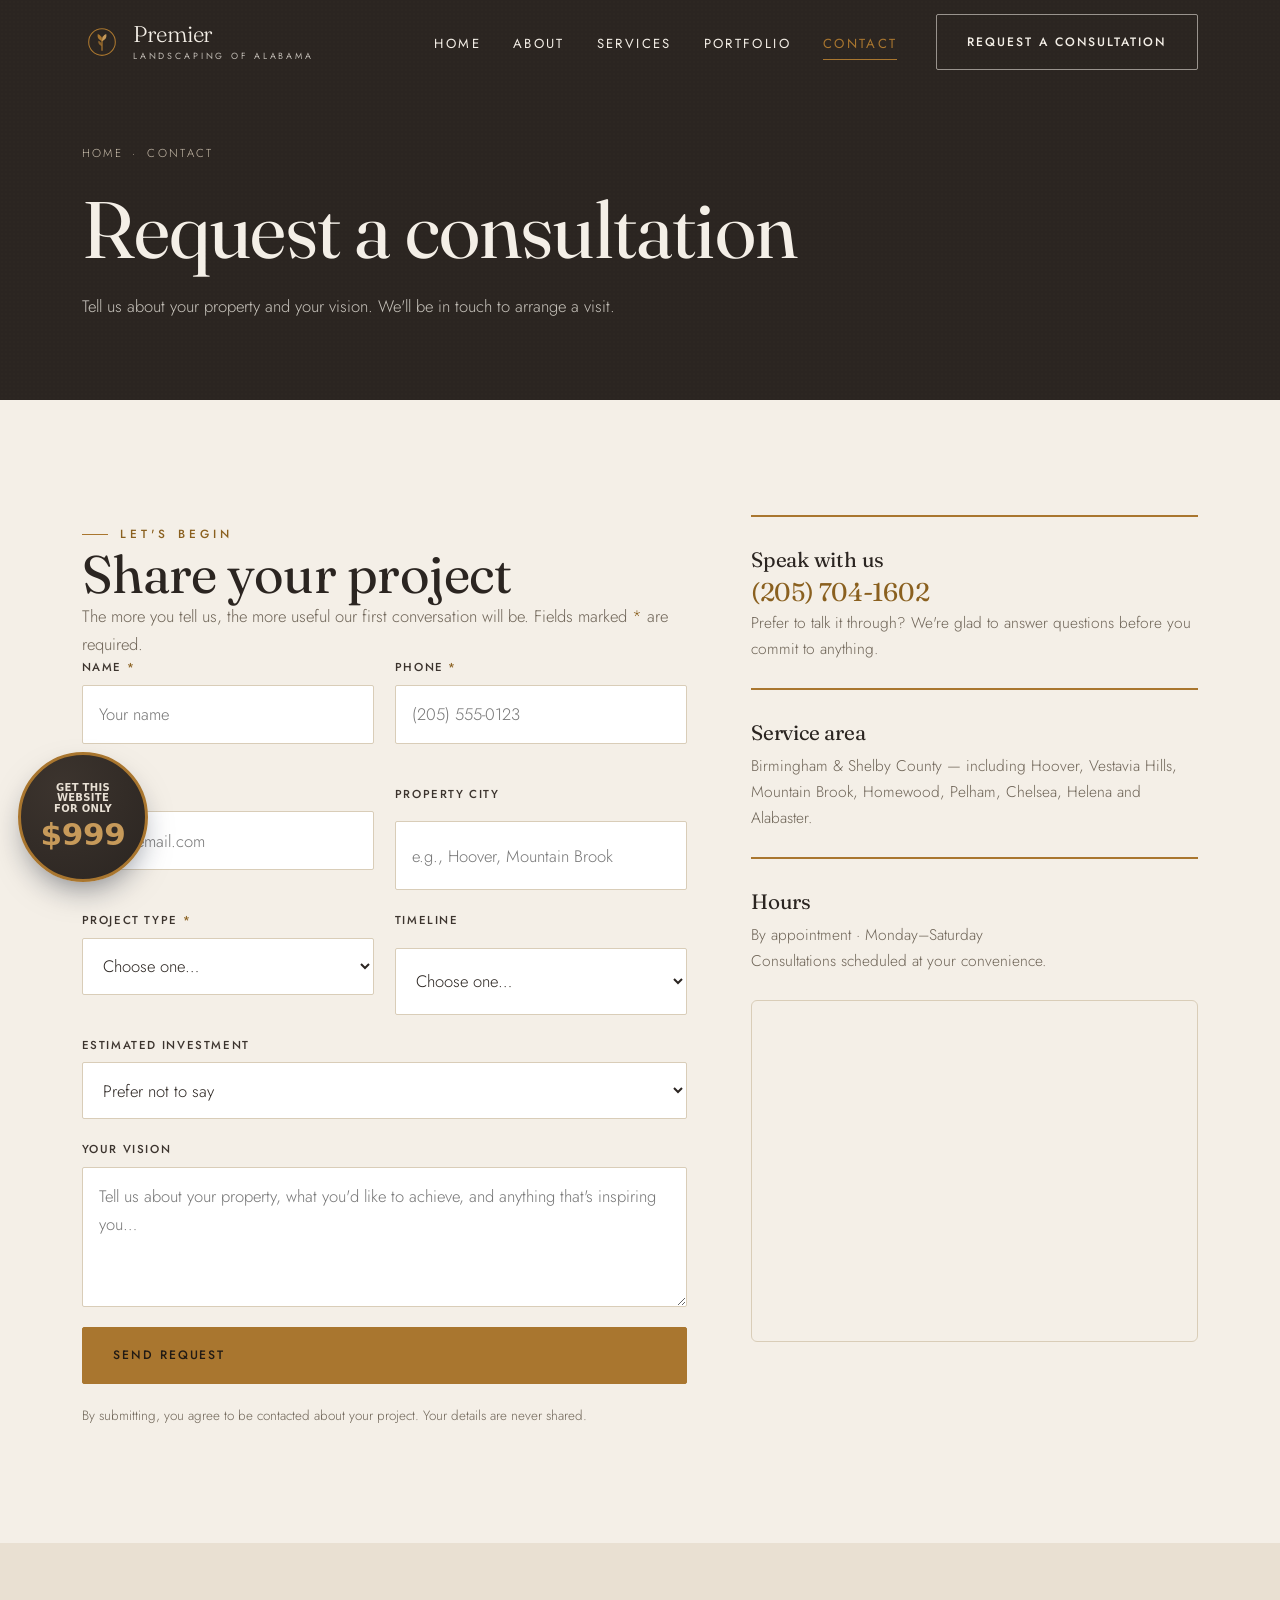
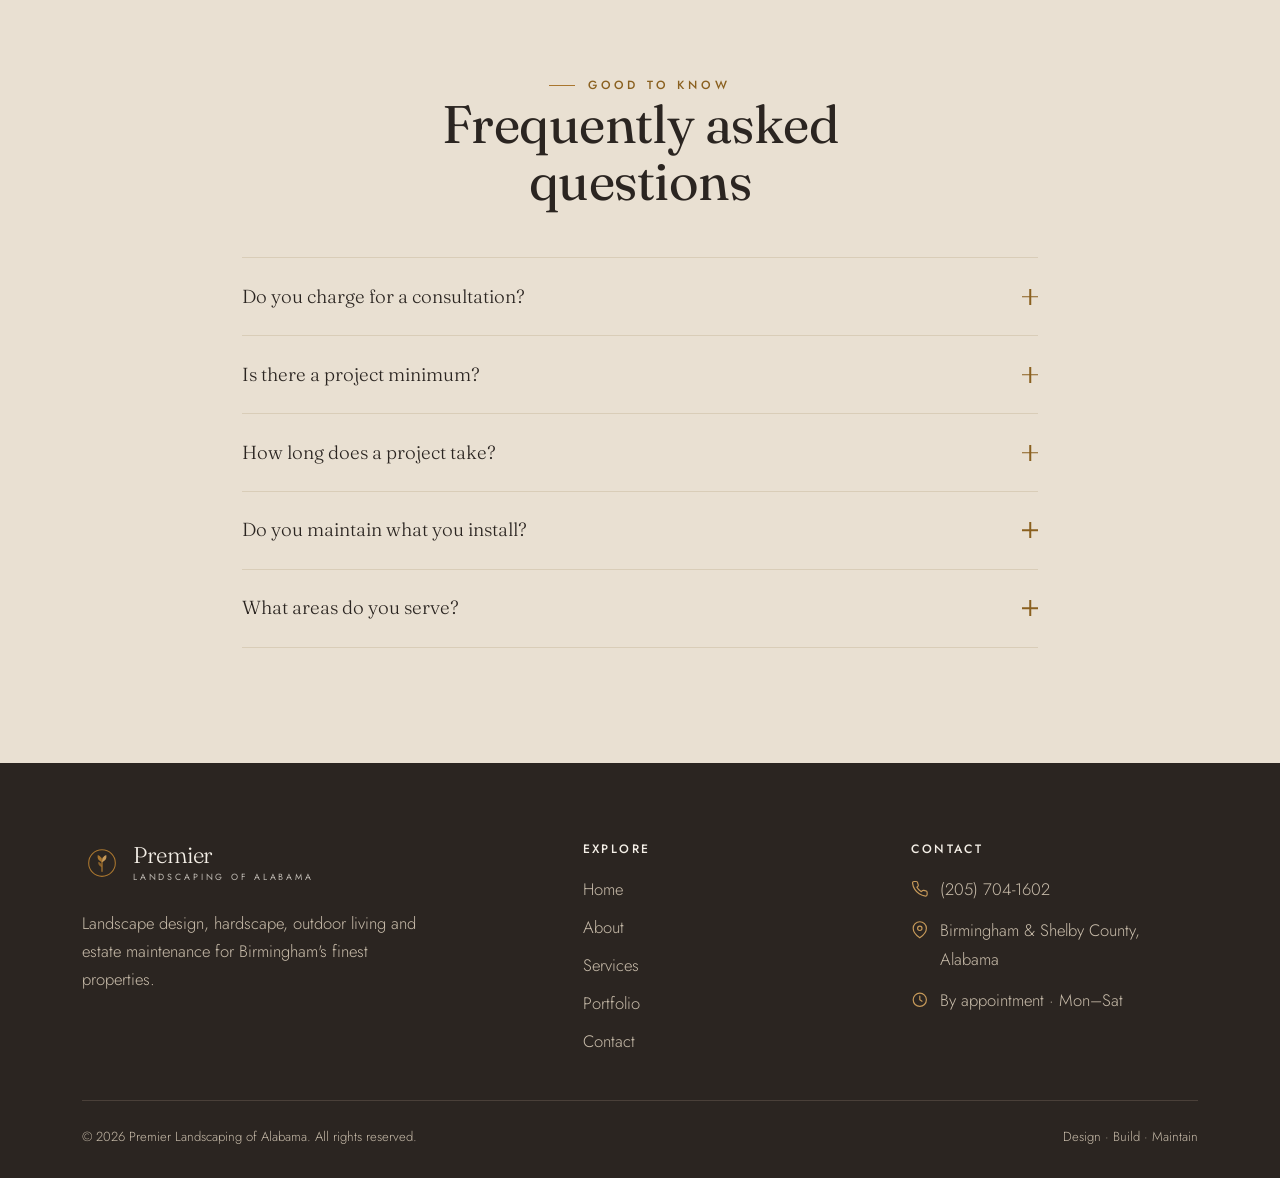
<file: contact.html>
<!DOCTYPE html>
<html lang="en" class="no-js">
<head>
  <meta charset="UTF-8" />
  <meta name="viewport" content="width=device-width, initial-scale=1.0" />
  <title>Contact &amp; Consultation | Premier Landscaping of Alabama</title>
  <meta name="description" content="Request a landscape design consultation from Premier Landscaping of Alabama. Call (205) 704-1602 or share your project details for Birmingham & Shelby County." />
  <meta name="theme-color" content="#2b2521" />
  <link rel="icon" href="assets/icons/favicon.svg" type="image/svg+xml" />
  <link rel="preconnect" href="https://fonts.googleapis.com" />
  <link rel="preconnect" href="https://fonts.gstatic.com" crossorigin />
  <link href="https://fonts.googleapis.com/css2?family=Fraunces:opsz,wght@9..144,400..600&family=Jost:wght@300;400;500&display=swap" rel="stylesheet" />
  <link rel="stylesheet" href="css/style.css" />
</head>
<body>
  <a class="skip-link" href="#main">Skip to content</a>

  <header class="site-head">
    <div class="container head-row">
      <a href="index.html" class="brand" aria-label="Premier Landscaping of Alabama — home">
        <svg class="brand__mark" viewBox="0 0 48 48" aria-hidden="true">
          <circle cx="24" cy="24" r="16" fill="none" stroke="#a9762f" stroke-width="1.3"/>
          <path d="M24 34 V18" stroke="#a9762f" stroke-width="1.5" stroke-linecap="round"/>
          <path d="M24 23 C 19.5 21.5, 18 18, 19 14.5 C 22.5 15.5, 24 19, 24 23 Z" fill="#a9762f"/>
          <path d="M24 23 C 28.5 21.5, 30 18, 29 14.5 C 25.5 15.5, 24 19, 24 23 Z" fill="#c79a5a"/>
          <path d="M24 29 C 20.5 28, 19 25.5, 19.6 22.6 C 22.5 23.4, 24 26, 24 29 Z" fill="#a9762f" opacity=".75"/>
        </svg>
        <span class="brand__name">Premier<small>Landscaping of Alabama</small></span>
      </a>
      <nav class="mainnav" id="mainnav" aria-label="Primary">
        <ul class="mainnav__links">
          <li><a class="mainnav__link" href="index.html">Home</a></li>
          <li><a class="mainnav__link" href="about.html">About</a></li>
          <li><a class="mainnav__link" href="services.html">Services</a></li>
          <li><a class="mainnav__link" href="gallery.html">Portfolio</a></li>
          <li><a class="mainnav__link" href="contact.html">Contact</a></li>
        </ul>
        <a href="contact.html" class="btn head-cta">Request a Consultation</a>
      </nav>
      <button class="nav-toggle" aria-label="Toggle menu" aria-controls="mainnav" aria-expanded="false"><span></span></button>
    </div>
  </header>
  <div class="nav-scrim" aria-hidden="true"></div>

  <main id="main">
    <section class="pagehero">
      <div class="container pagehero__inner">
        <nav class="crumbs" aria-label="Breadcrumb"><a href="index.html">Home</a> &middot; <span>Contact</span></nav>
        <h1>Request a consultation</h1>
        <p>Tell us about your property and your vision. We'll be in touch to arrange a visit.</p>
      </div>
    </section>

    <section class="section">
      <div class="container split split--wide-left" style="align-items:start">

        <!-- FORM -->
        <div class="reveal">
          <p class="eyebrow">Let's Begin</p>
          <h2>Share your project</h2>
          <p class="muted">The more you tell us, the more useful our first conversation will be. Fields marked <span style="color:var(--bronze-dark)">*</span> are required.</p>

          <div class="form__success" id="form-success" role="status">
            <strong>Thank you — your request is in.</strong><br>
            We'll review your details and reach out to arrange your consultation. For anything urgent, call <a href="tel:+12057041602" style="color:var(--bronze-dark);text-decoration:underline">(205) 704-1602</a>.
          </div>

          <form class="form" id="consult-form" novalidate>
            <div class="form__row">
              <div class="field" data-validate>
                <label for="name">Name <span class="req">*</span></label>
                <input id="name" name="name" type="text" autocomplete="name" placeholder="Your name" />
                <span class="field__error" aria-live="polite"></span>
              </div>
              <div class="field" data-validate>
                <label for="phone">Phone <span class="req">*</span></label>
                <input id="phone" name="phone" type="tel" data-type="phone" autocomplete="tel" placeholder="(205) 555-0123" />
                <span class="field__error" aria-live="polite"></span>
              </div>
            </div>

            <div class="form__row">
              <div class="field" data-validate>
                <label for="email">Email <span class="req">*</span></label>
                <input id="email" name="email" type="email" data-type="email" autocomplete="email" placeholder="you@email.com" />
                <span class="field__error" aria-live="polite"></span>
              </div>
              <div class="field">
                <label for="city">Property City</label>
                <input id="city" name="city" type="text" placeholder="e.g., Hoover, Mountain Brook" />
              </div>
            </div>

            <div class="form__row">
              <div class="field" data-validate>
                <label for="project">Project Type <span class="req">*</span></label>
                <select id="project" name="project">
                  <option value="">Choose one…</option>
                  <option>Landscape design</option>
                  <option>Hardscape &amp; stonework</option>
                  <option>Outdoor living</option>
                  <option>Plantings &amp; gardens</option>
                  <option>Lighting &amp; irrigation</option>
                  <option>Estate maintenance</option>
                  <option>Full property / not sure yet</option>
                </select>
                <span class="field__error" aria-live="polite"></span>
              </div>
              <div class="field">
                <label for="timeline">Timeline</label>
                <select id="timeline" name="timeline">
                  <option value="">Choose one…</option>
                  <option>As soon as possible</option>
                  <option>Within 1–3 months</option>
                  <option>Within 3–6 months</option>
                  <option>Just exploring</option>
                </select>
              </div>
            </div>

            <div class="field">
              <label for="investment">Estimated Investment</label>
              <select id="investment" name="investment">
                <option value="">Prefer not to say</option>
                <option>Under $10,000</option>
                <option>$10,000 – $25,000</option>
                <option>$25,000 – $50,000</option>
                <option>$50,000+</option>
              </select>
            </div>

            <div class="field">
              <label for="message">Your Vision</label>
              <textarea id="message" name="message" placeholder="Tell us about your property, what you'd like to achieve, and anything that's inspiring you…"></textarea>
            </div>

            <button type="submit" class="btn btn--bronze">Send Request</button>
            <p class="muted" style="font-size:.84rem">By submitting, you agree to be contacted about your project. Your details are never shared.</p>
          </form>
        </div>

        <!-- DETAILS -->
        <div class="reveal" data-delay="1">
          <div class="standard__item" style="border-top-color:var(--bronze);margin-bottom:1.6rem">
            <h3>Speak with us</h3>
            <p class="muted"><a href="tel:+12057041602" class="serif" style="font-size:1.6rem;color:var(--bronze-dark)">(205) 704-1602</a></p>
            <p class="muted">Prefer to talk it through? We're glad to answer questions before you commit to anything.</p>
          </div>
          <div class="standard__item" style="border-top-color:var(--bronze);margin-bottom:1.6rem">
            <h3>Service area</h3>
            <p class="muted">Birmingham &amp; Shelby County — including Hoover, Vestavia Hills, Mountain Brook, Homewood, Pelham, Chelsea, Helena and Alabaster.</p>
          </div>
          <div class="standard__item" style="border-top-color:var(--bronze);margin-bottom:1.6rem">
            <h3>Hours</h3>
            <p class="muted">By appointment · Monday–Saturday<br>Consultations scheduled at your convenience.</p>
          </div>
          <div class="area__map">
            <iframe title="Premier Landscaping of Alabama service area — Greater Birmingham"
              src="https://www.google.com/maps?q=Shelby%20County,%20Alabama&output=embed"
              loading="lazy" referrerpolicy="no-referrer-when-downgrade"></iframe>
          </div>
        </div>
      </div>
    </section>

    <!-- FAQ -->
    <section class="section section--sand">
      <div class="container container--narrow">
        <div class="section-head section-head--center reveal">
          <p class="eyebrow eyebrow--center">Good to Know</p>
          <h2>Frequently asked questions</h2>
        </div>
        <div class="faq reveal">
          <div class="faq__item">
            <button class="faq__q" type="button">Do you charge for a consultation? <span class="icon" aria-hidden="true"></span></button>
            <div class="faq__a"><p>Initial consultations are complimentary — we visit, listen, and discuss possibilities at no cost. For larger projects, a detailed design may carry a design fee, which we'll always outline clearly up front.</p></div>
          </div>
          <div class="faq__item">
            <button class="faq__q" type="button">Is there a project minimum? <span class="icon" aria-hidden="true"></span></button>
            <div class="faq__a"><p>We take on projects of many sizes, from a single outdoor room to a full property. Tell us what you have in mind and we'll let you know honestly whether we're the right fit.</p></div>
          </div>
          <div class="faq__item">
            <button class="faq__q" type="button">How long does a project take? <span class="icon" aria-hidden="true"></span></button>
            <div class="faq__a"><p>It depends on scope. Design typically takes a few weeks; installation ranges from days to several weeks. We'll give you a realistic schedule with your proposal and keep you updated throughout.</p></div>
          </div>
          <div class="faq__item">
            <button class="faq__q" type="button">Do you maintain what you install? <span class="icon" aria-hidden="true"></span></button>
            <div class="faq__a"><p>Yes. Many clients keep us on with an Estate Care program so the landscape stays immaculate. It's optional, but it's the best way to protect your investment.</p></div>
          </div>
          <div class="faq__item">
            <button class="faq__q" type="button">What areas do you serve? <span class="icon" aria-hidden="true"></span></button>
            <div class="faq__a"><p>Greater Birmingham and Shelby County. If you're nearby and unsure, just ask — we're happy to confirm.</p></div>
          </div>
        </div>
      </div>
    </section>
  </main>

  <footer class="site-foot">
    <div class="container">
      <div class="foot-grid">
        <div class="foot-about">
          <a href="index.html" class="brand" aria-label="Premier Landscaping of Alabama — home">
            <svg class="brand__mark" viewBox="0 0 48 48" aria-hidden="true">
              <circle cx="24" cy="24" r="16" fill="none" stroke="#a9762f" stroke-width="1.3"/>
              <path d="M24 34 V18" stroke="#a9762f" stroke-width="1.5" stroke-linecap="round"/>
              <path d="M24 23 C 19.5 21.5, 18 18, 19 14.5 C 22.5 15.5, 24 19, 24 23 Z" fill="#a9762f"/>
              <path d="M24 23 C 28.5 21.5, 30 18, 29 14.5 C 25.5 15.5, 24 19, 24 23 Z" fill="#c79a5a"/>
              <path d="M24 29 C 20.5 28, 19 25.5, 19.6 22.6 C 22.5 23.4, 24 26, 24 29 Z" fill="#a9762f" opacity=".75"/>
            </svg>
            <span class="brand__name">Premier<small>Landscaping of Alabama</small></span>
          </a>
          <p>Landscape design, hardscape, outdoor living and estate maintenance for Birmingham's finest properties.</p>
        </div>
        <div>
          <h4>Explore</h4>
          <ul class="foot-links">
            <li><a href="index.html">Home</a></li>
            <li><a href="about.html">About</a></li>
            <li><a href="services.html">Services</a></li>
            <li><a href="gallery.html">Portfolio</a></li>
            <li><a href="contact.html">Contact</a></li>
          </ul>
        </div>
        <div>
          <h4>Contact</h4>
          <ul class="foot-contact">
            <li><svg viewBox="0 0 24 24" fill="none" stroke="currentColor" stroke-width="1.6" stroke-linecap="round" stroke-linejoin="round"><path d="M22 16.92v3a2 2 0 0 1-2.18 2 19.79 19.79 0 0 1-8.63-3.07 19.5 19.5 0 0 1-6-6 19.79 19.79 0 0 1-3.07-8.67A2 2 0 0 1 4.11 2h3a2 2 0 0 1 2 1.72c.13.96.36 1.9.7 2.81a2 2 0 0 1-.45 2.11L8.09 9.91a16 16 0 0 0 6 6l1.27-1.27a2 2 0 0 1 2.11-.45c.91.34 1.85.57 2.81.7A2 2 0 0 1 22 16.92Z"/></svg><a href="tel:+12057041602">(205) 704-1602</a></li>
            <li><svg viewBox="0 0 24 24" fill="none" stroke="currentColor" stroke-width="1.6" stroke-linecap="round" stroke-linejoin="round"><path d="M21 10c0 7-9 13-9 13s-9-6-9-13a9 9 0 0 1 18 0Z"/><circle cx="12" cy="10" r="3"/></svg><span>Birmingham &amp; Shelby County, Alabama</span></li>
            <li><svg viewBox="0 0 24 24" fill="none" stroke="currentColor" stroke-width="1.6" stroke-linecap="round" stroke-linejoin="round"><circle cx="12" cy="12" r="9"/><polyline points="12 7 12 12 15 14"/></svg><span>By appointment · Mon–Sat</span></li>
          </ul>
        </div>
      </div>
      <div class="foot-bottom">
        <span>&copy; <span id="year">2026</span> Premier Landscaping of Alabama. All rights reserved.</span>
        <span>Design · Build · Maintain</span>
      </div>
    </div>
  </footer>

  <button class="to-top" aria-label="Back to top"><svg viewBox="0 0 24 24" fill="none" stroke="currentColor" stroke-width="1.8" stroke-linecap="round" stroke-linejoin="round" width="20" height="20"><polyline points="18 15 12 9 6 15"/></svg></button>
  <script src="js/main.js" defer></script>

  <!-- aurora-cta : agency upsell button -->
  <a class="aurora-cta" href="https://auroraadv.co/?tab=wizard" target="_blank" rel="noopener" aria-label="Get this website for only $999 — built by Aurora">
    <span class="aurora-cta__top">Get this website<br>for only</span>
    <span class="aurora-cta__price">$999</span>
  </a>
  <style>
  .aurora-cta{position:fixed;left:18px;bottom:18px;z-index:58;width:130px;height:130px;border-radius:50%;display:flex;flex-direction:column;align-items:center;justify-content:center;text-align:center;gap:3px;padding:8px;background:radial-gradient(circle at 32% 26%,#3c342e,#2b2521);color:#fff;text-decoration:none;border:3px solid #a9762f;box-shadow:0 14px 32px -10px rgba(15,23,42,.55);font-family:system-ui,-apple-system,"Segoe UI",Roboto,sans-serif;line-height:1.08;transition:transform .2s ease,box-shadow .2s ease;}
  .aurora-cta:hover{transform:translateY(-3px) scale(1.05);box-shadow:0 20px 40px -10px rgba(15,23,42,.6);}
  .aurora-cta:focus-visible{outline:3px solid #a9762f;outline-offset:3px;}
  .aurora-cta__top{font-size:10px;font-weight:700;letter-spacing:.03em;text-transform:uppercase;color:#e8e0d4;}
  .aurora-cta__price{font-size:31px;font-weight:800;color:#c79a5a;letter-spacing:-.01em;}
  @media (max-width:760px){.aurora-cta{width:106px;height:106px;left:12px;bottom:68px;border-width:2px;}.aurora-cta__top{font-size:8.5px;}.aurora-cta__price{font-size:25px;}}
  @media (prefers-reduced-motion:reduce){.aurora-cta{transition:none;}}
  </style>
</body>
</html>
</file>
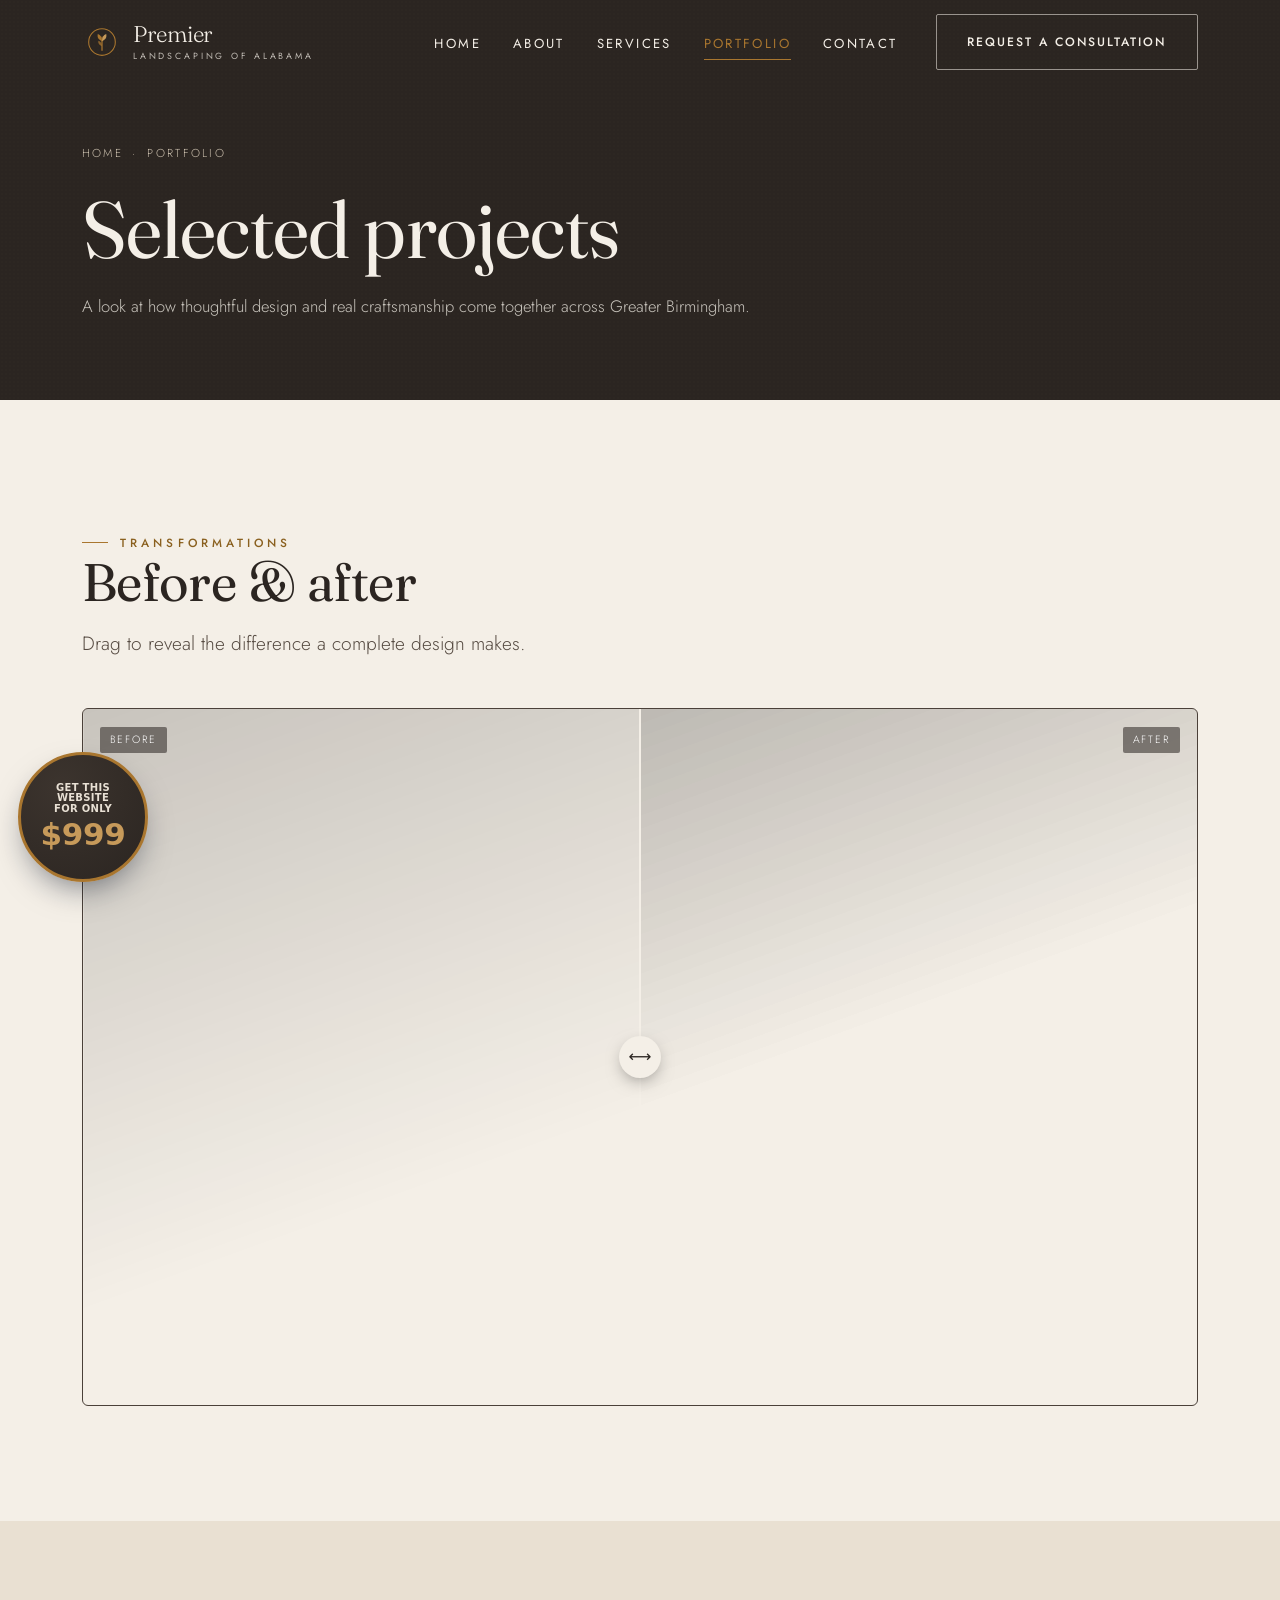
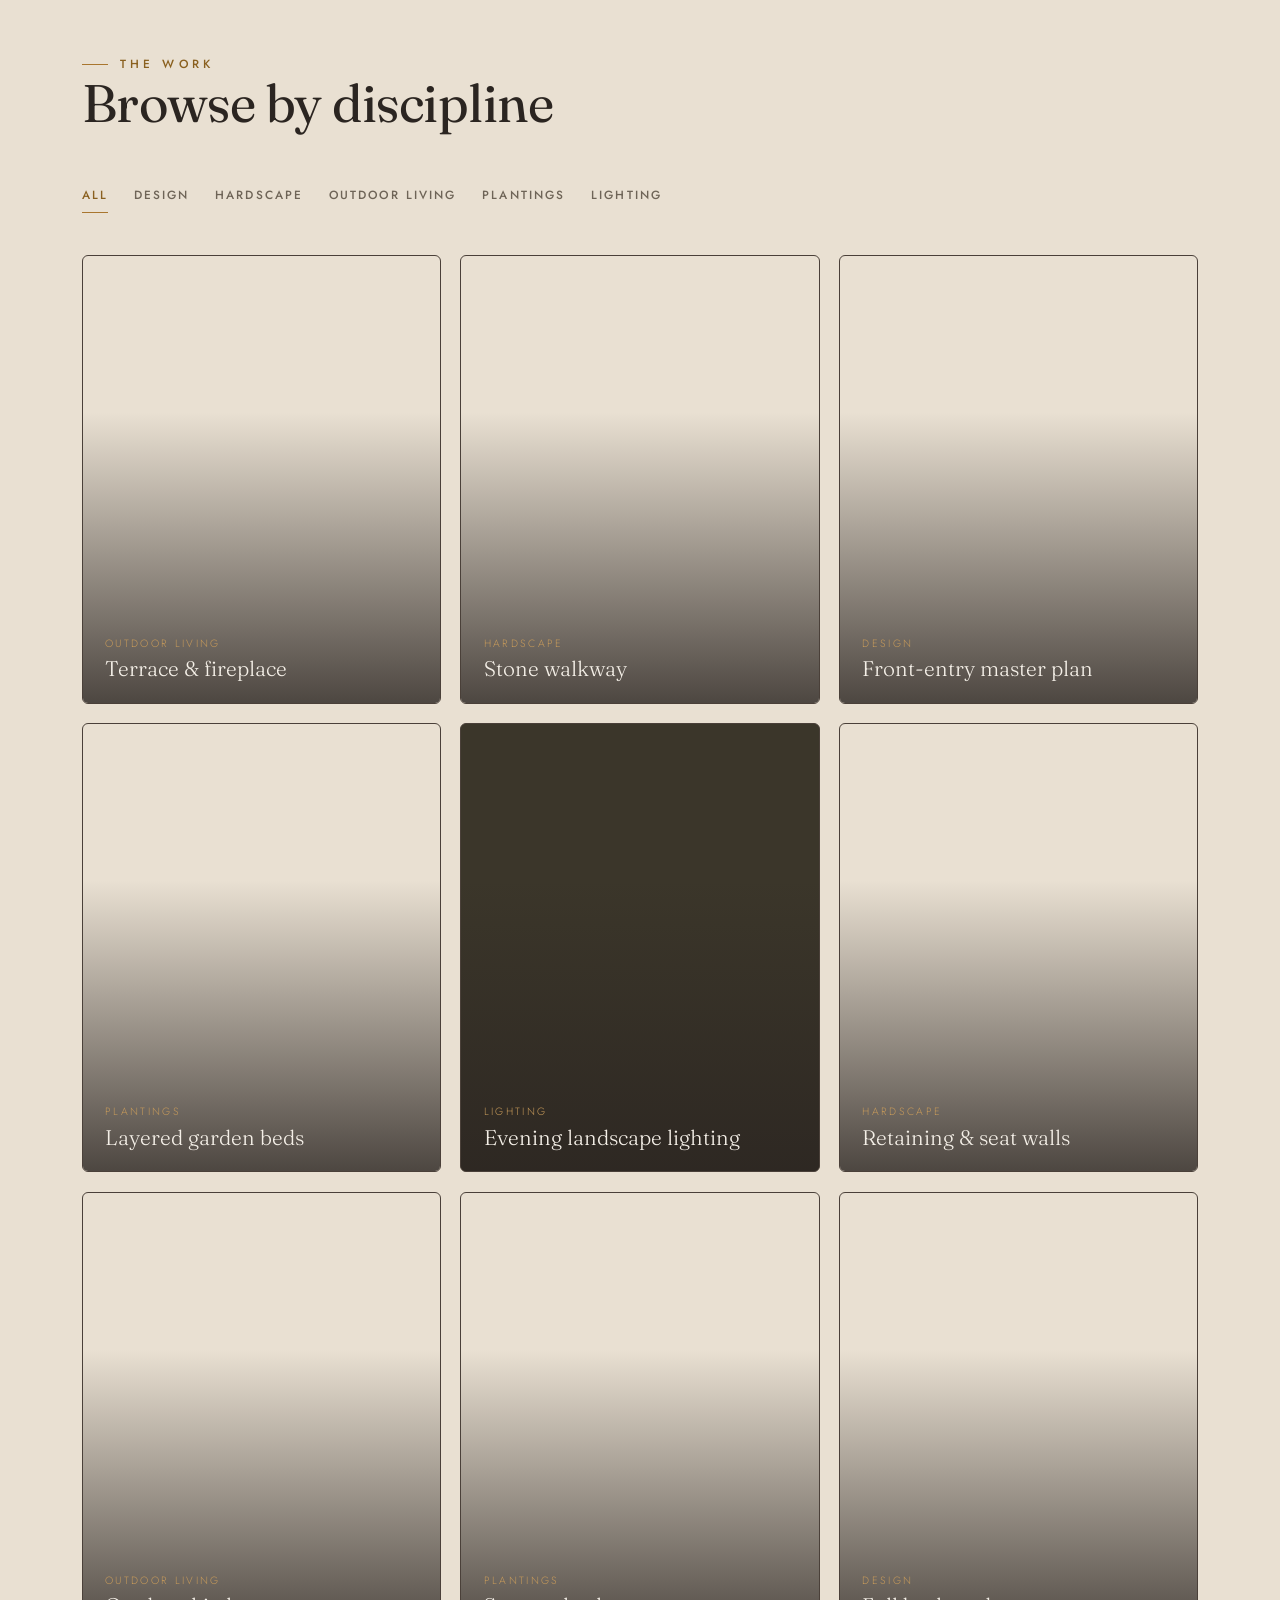
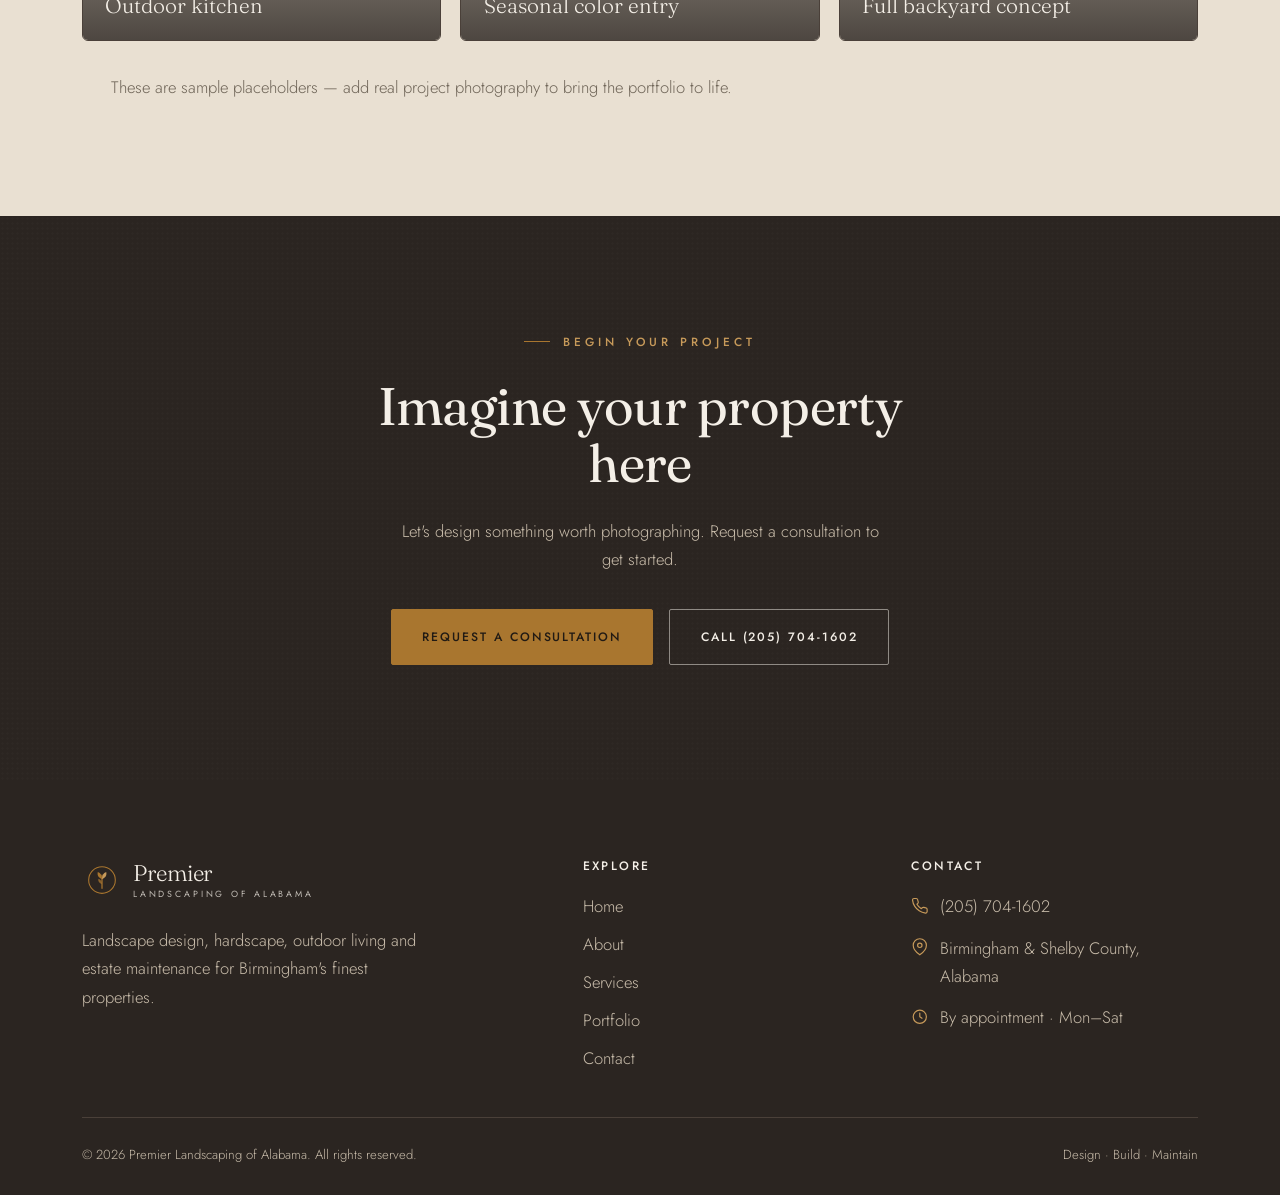
<file: gallery.html>
<!DOCTYPE html>
<html lang="en" class="no-js">
<head>
  <meta charset="UTF-8" />
  <meta name="viewport" content="width=device-width, initial-scale=1.0" />
  <title>Portfolio | Premier Landscaping of Alabama — Selected Projects</title>
  <meta name="description" content="Selected landscape design, hardscape and outdoor-living projects by Premier Landscaping of Alabama across Birmingham and Shelby County." />
  <meta name="theme-color" content="#2b2521" />
  <link rel="icon" href="assets/icons/favicon.svg" type="image/svg+xml" />
  <link rel="preconnect" href="https://fonts.googleapis.com" />
  <link rel="preconnect" href="https://fonts.gstatic.com" crossorigin />
  <link href="https://fonts.googleapis.com/css2?family=Fraunces:opsz,wght@9..144,400..600&family=Jost:wght@300;400;500&display=swap" rel="stylesheet" />
  <link rel="stylesheet" href="css/style.css" />
</head>
<body>
  <a class="skip-link" href="#main">Skip to content</a>

  <header class="site-head">
    <div class="container head-row">
      <a href="index.html" class="brand" aria-label="Premier Landscaping of Alabama — home">
        <svg class="brand__mark" viewBox="0 0 48 48" aria-hidden="true">
          <circle cx="24" cy="24" r="16" fill="none" stroke="#a9762f" stroke-width="1.3"/>
          <path d="M24 34 V18" stroke="#a9762f" stroke-width="1.5" stroke-linecap="round"/>
          <path d="M24 23 C 19.5 21.5, 18 18, 19 14.5 C 22.5 15.5, 24 19, 24 23 Z" fill="#a9762f"/>
          <path d="M24 23 C 28.5 21.5, 30 18, 29 14.5 C 25.5 15.5, 24 19, 24 23 Z" fill="#c79a5a"/>
          <path d="M24 29 C 20.5 28, 19 25.5, 19.6 22.6 C 22.5 23.4, 24 26, 24 29 Z" fill="#a9762f" opacity=".75"/>
        </svg>
        <span class="brand__name">Premier<small>Landscaping of Alabama</small></span>
      </a>
      <nav class="mainnav" id="mainnav" aria-label="Primary">
        <ul class="mainnav__links">
          <li><a class="mainnav__link" href="index.html">Home</a></li>
          <li><a class="mainnav__link" href="about.html">About</a></li>
          <li><a class="mainnav__link" href="services.html">Services</a></li>
          <li><a class="mainnav__link" href="gallery.html">Portfolio</a></li>
          <li><a class="mainnav__link" href="contact.html">Contact</a></li>
        </ul>
        <a href="contact.html" class="btn head-cta">Request a Consultation</a>
      </nav>
      <button class="nav-toggle" aria-label="Toggle menu" aria-controls="mainnav" aria-expanded="false"><span></span></button>
    </div>
  </header>
  <div class="nav-scrim" aria-hidden="true"></div>

  <main id="main">
    <section class="pagehero">
      <div class="container pagehero__inner">
        <nav class="crumbs" aria-label="Breadcrumb"><a href="index.html">Home</a> &middot; <span>Portfolio</span></nav>
        <h1>Selected projects</h1>
        <p>A look at how thoughtful design and real craftsmanship come together across Greater Birmingham.</p>
      </div>
    </section>

    <!-- BEFORE / AFTER -->
    <section class="section">
      <div class="container">
        <div class="section-head reveal">
          <p class="eyebrow">Transformations</p>
          <h2>Before &amp; after</h2>
          <p class="lead">Drag to reveal the difference a complete design makes.</p>
        </div>
        <div class="ba reveal" role="group" aria-label="Before and after comparison">
          <!-- Replace .ba__before / .ba__after backgrounds with real before & after photos -->
          <div class="ba__img ba__before"><span class="ba__tag">Before</span></div>
          <div class="ba__img ba__after"><span class="ba__tag">After</span></div>
          <span class="ba__handle" aria-hidden="true"></span>
          <input class="ba__range" type="range" min="0" max="100" value="50" aria-label="Reveal before or after image" />
        </div>
      </div>
    </section>

    <!-- PORTFOLIO GRID -->
    <section class="section section--sand">
      <div class="container">
        <div class="section-head reveal">
          <p class="eyebrow">The Work</p>
          <h2>Browse by discipline</h2>
        </div>

        <div class="filters reveal" role="group" aria-label="Filter projects">
          <button class="filter is-active" data-filter="all" aria-pressed="true">All</button>
          <button class="filter" data-filter="design" aria-pressed="false">Design</button>
          <button class="filter" data-filter="hardscape" aria-pressed="false">Hardscape</button>
          <button class="filter" data-filter="outdoor" aria-pressed="false">Outdoor Living</button>
          <button class="filter" data-filter="plantings" aria-pressed="false">Plantings</button>
          <button class="filter" data-filter="lighting" aria-pressed="false">Lighting</button>
        </div>

        <!-- Placeholder tiles — replace each work-item's background with a real project photo -->
        <div class="work-grid reveal">
          <article class="work-item ph-1" data-cat="outdoor"><span class="work-item__cat">Outdoor Living</span><span class="work-item__title">Terrace &amp; fireplace</span></article>
          <article class="work-item ph-3" data-cat="hardscape"><span class="work-item__cat">Hardscape</span><span class="work-item__title">Stone walkway</span></article>
          <article class="work-item ph-5" data-cat="design"><span class="work-item__cat">Design</span><span class="work-item__title">Front-entry master plan</span></article>
          <article class="work-item ph-4" data-cat="plantings"><span class="work-item__cat">Plantings</span><span class="work-item__title">Layered garden beds</span></article>
          <article class="work-item ph-2" data-cat="lighting"><span class="work-item__cat">Lighting</span><span class="work-item__title">Evening landscape lighting</span></article>
          <article class="work-item ph-1" data-cat="hardscape"><span class="work-item__cat">Hardscape</span><span class="work-item__title">Retaining &amp; seat walls</span></article>
          <article class="work-item ph-5" data-cat="outdoor"><span class="work-item__cat">Outdoor Living</span><span class="work-item__title">Outdoor kitchen</span></article>
          <article class="work-item ph-4" data-cat="plantings"><span class="work-item__cat">Plantings</span><span class="work-item__title">Seasonal color entry</span></article>
          <article class="work-item ph-3" data-cat="design"><span class="work-item__cat">Design</span><span class="work-item__title">Full backyard concept</span></article>
        </div>

        <p class="text-center mt-2 muted">These are sample placeholders — add real project photography to bring the portfolio to life.</p>
      </div>
    </section>

    <section class="section invite">
      <div class="container invite__inner reveal">
        <p class="eyebrow eyebrow--center" style="color:var(--bronze-soft)">Begin Your Project</p>
        <h2>Imagine your property here</h2>
        <p>Let's design something worth photographing. Request a consultation to get started.</p>
        <div class="hero__actions" style="justify-content:center">
          <a href="contact.html" class="btn btn--bronze">Request a Consultation</a>
          <a href="tel:+12057041602" class="btn btn--light">Call (205) 704-1602</a>
        </div>
      </div>
    </section>
  </main>

  <footer class="site-foot">
    <div class="container">
      <div class="foot-grid">
        <div class="foot-about">
          <a href="index.html" class="brand" aria-label="Premier Landscaping of Alabama — home">
            <svg class="brand__mark" viewBox="0 0 48 48" aria-hidden="true">
              <circle cx="24" cy="24" r="16" fill="none" stroke="#a9762f" stroke-width="1.3"/>
              <path d="M24 34 V18" stroke="#a9762f" stroke-width="1.5" stroke-linecap="round"/>
              <path d="M24 23 C 19.5 21.5, 18 18, 19 14.5 C 22.5 15.5, 24 19, 24 23 Z" fill="#a9762f"/>
              <path d="M24 23 C 28.5 21.5, 30 18, 29 14.5 C 25.5 15.5, 24 19, 24 23 Z" fill="#c79a5a"/>
              <path d="M24 29 C 20.5 28, 19 25.5, 19.6 22.6 C 22.5 23.4, 24 26, 24 29 Z" fill="#a9762f" opacity=".75"/>
            </svg>
            <span class="brand__name">Premier<small>Landscaping of Alabama</small></span>
          </a>
          <p>Landscape design, hardscape, outdoor living and estate maintenance for Birmingham's finest properties.</p>
        </div>
        <div>
          <h4>Explore</h4>
          <ul class="foot-links">
            <li><a href="index.html">Home</a></li>
            <li><a href="about.html">About</a></li>
            <li><a href="services.html">Services</a></li>
            <li><a href="gallery.html">Portfolio</a></li>
            <li><a href="contact.html">Contact</a></li>
          </ul>
        </div>
        <div>
          <h4>Contact</h4>
          <ul class="foot-contact">
            <li><svg viewBox="0 0 24 24" fill="none" stroke="currentColor" stroke-width="1.6" stroke-linecap="round" stroke-linejoin="round"><path d="M22 16.92v3a2 2 0 0 1-2.18 2 19.79 19.79 0 0 1-8.63-3.07 19.5 19.5 0 0 1-6-6 19.79 19.79 0 0 1-3.07-8.67A2 2 0 0 1 4.11 2h3a2 2 0 0 1 2 1.72c.13.96.36 1.9.7 2.81a2 2 0 0 1-.45 2.11L8.09 9.91a16 16 0 0 0 6 6l1.27-1.27a2 2 0 0 1 2.11-.45c.91.34 1.85.57 2.81.7A2 2 0 0 1 22 16.92Z"/></svg><a href="tel:+12057041602">(205) 704-1602</a></li>
            <li><svg viewBox="0 0 24 24" fill="none" stroke="currentColor" stroke-width="1.6" stroke-linecap="round" stroke-linejoin="round"><path d="M21 10c0 7-9 13-9 13s-9-6-9-13a9 9 0 0 1 18 0Z"/><circle cx="12" cy="10" r="3"/></svg><span>Birmingham &amp; Shelby County, Alabama</span></li>
            <li><svg viewBox="0 0 24 24" fill="none" stroke="currentColor" stroke-width="1.6" stroke-linecap="round" stroke-linejoin="round"><circle cx="12" cy="12" r="9"/><polyline points="12 7 12 12 15 14"/></svg><span>By appointment · Mon–Sat</span></li>
          </ul>
        </div>
      </div>
      <div class="foot-bottom">
        <span>&copy; <span id="year">2026</span> Premier Landscaping of Alabama. All rights reserved.</span>
        <span>Design · Build · Maintain</span>
      </div>
    </div>
  </footer>

  <button class="to-top" aria-label="Back to top"><svg viewBox="0 0 24 24" fill="none" stroke="currentColor" stroke-width="1.8" stroke-linecap="round" stroke-linejoin="round" width="20" height="20"><polyline points="18 15 12 9 6 15"/></svg></button>
  <script src="js/main.js" defer></script>

  <!-- aurora-cta : agency upsell button -->
  <a class="aurora-cta" href="https://auroraadv.co/?tab=wizard" target="_blank" rel="noopener" aria-label="Get this website for only $999 — built by Aurora">
    <span class="aurora-cta__top">Get this website<br>for only</span>
    <span class="aurora-cta__price">$999</span>
  </a>
  <style>
  .aurora-cta{position:fixed;left:18px;bottom:18px;z-index:58;width:130px;height:130px;border-radius:50%;display:flex;flex-direction:column;align-items:center;justify-content:center;text-align:center;gap:3px;padding:8px;background:radial-gradient(circle at 32% 26%,#3c342e,#2b2521);color:#fff;text-decoration:none;border:3px solid #a9762f;box-shadow:0 14px 32px -10px rgba(15,23,42,.55);font-family:system-ui,-apple-system,"Segoe UI",Roboto,sans-serif;line-height:1.08;transition:transform .2s ease,box-shadow .2s ease;}
  .aurora-cta:hover{transform:translateY(-3px) scale(1.05);box-shadow:0 20px 40px -10px rgba(15,23,42,.6);}
  .aurora-cta:focus-visible{outline:3px solid #a9762f;outline-offset:3px;}
  .aurora-cta__top{font-size:10px;font-weight:700;letter-spacing:.03em;text-transform:uppercase;color:#e8e0d4;}
  .aurora-cta__price{font-size:31px;font-weight:800;color:#c79a5a;letter-spacing:-.01em;}
  @media (max-width:760px){.aurora-cta{width:106px;height:106px;left:12px;bottom:68px;border-width:2px;}.aurora-cta__top{font-size:8.5px;}.aurora-cta__price{font-size:25px;}}
  @media (prefers-reduced-motion:reduce){.aurora-cta{transition:none;}}
  </style>
</body>
</html>
</file>
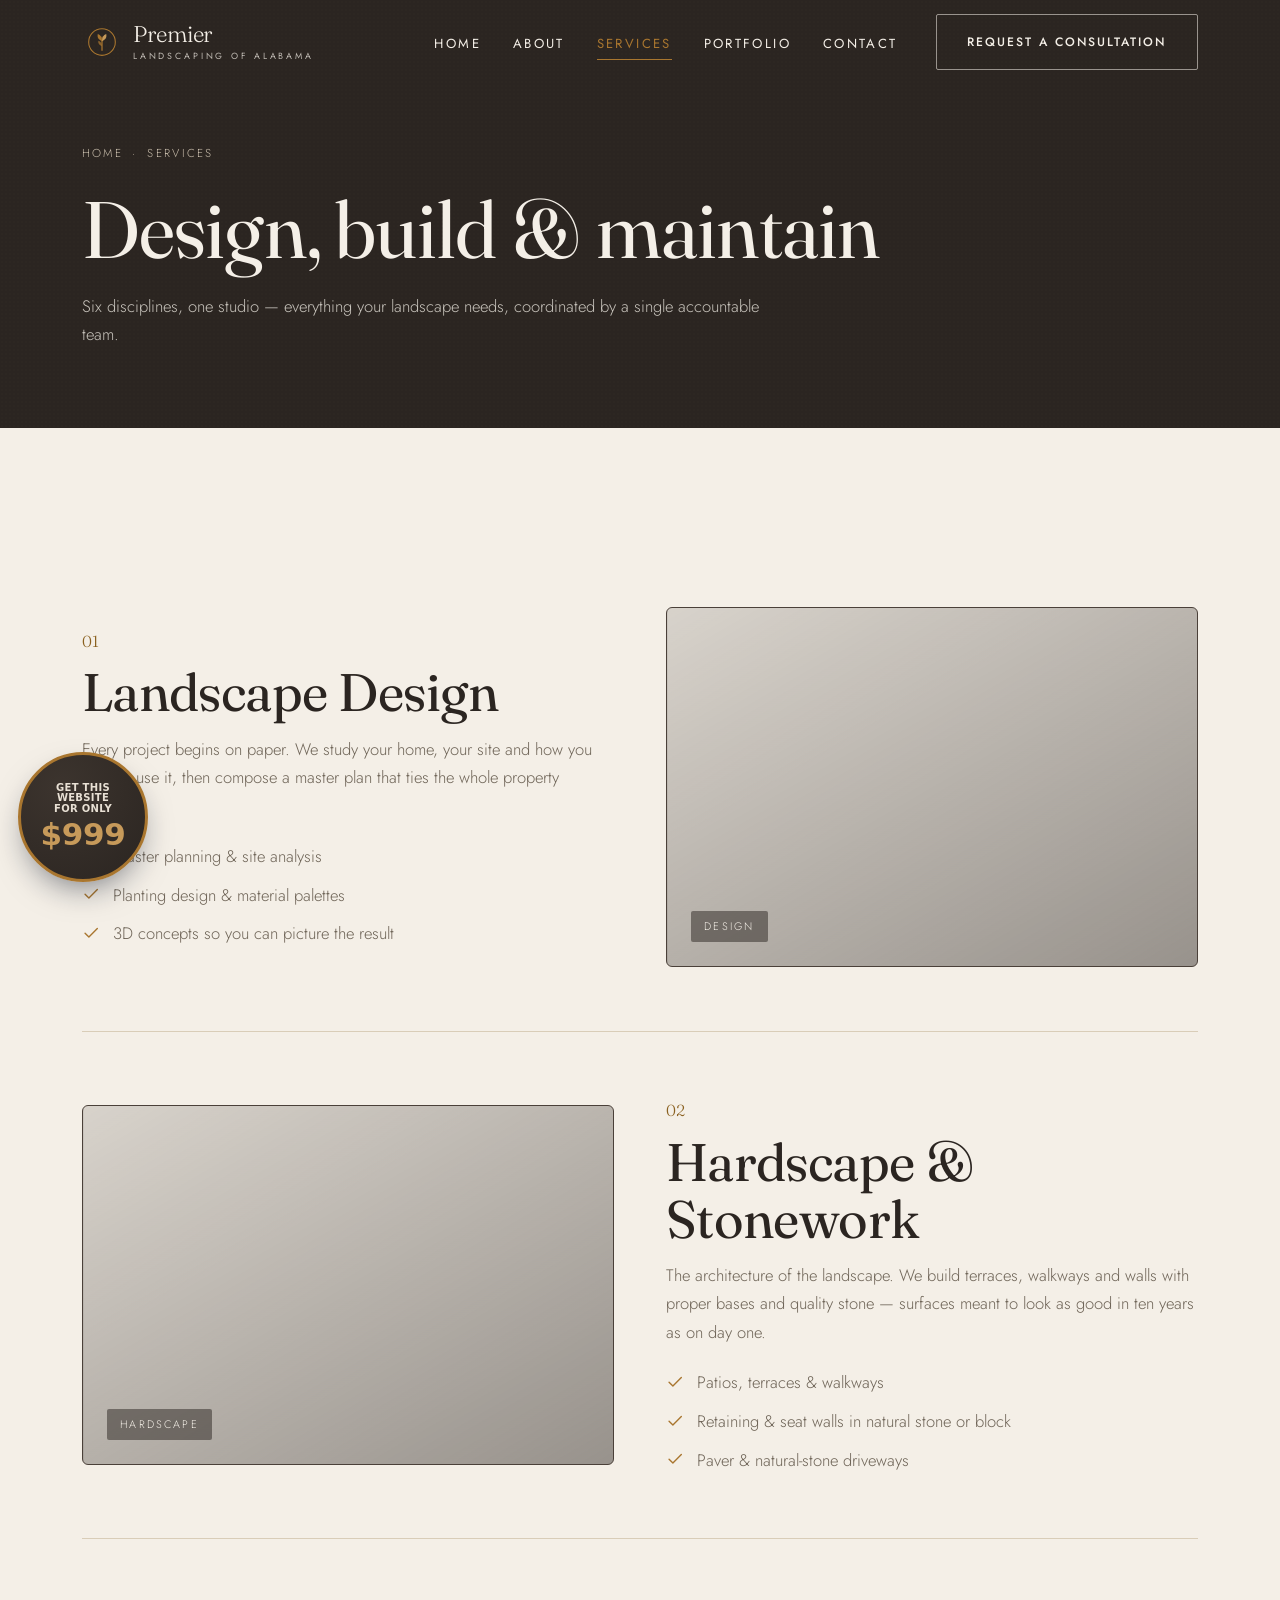
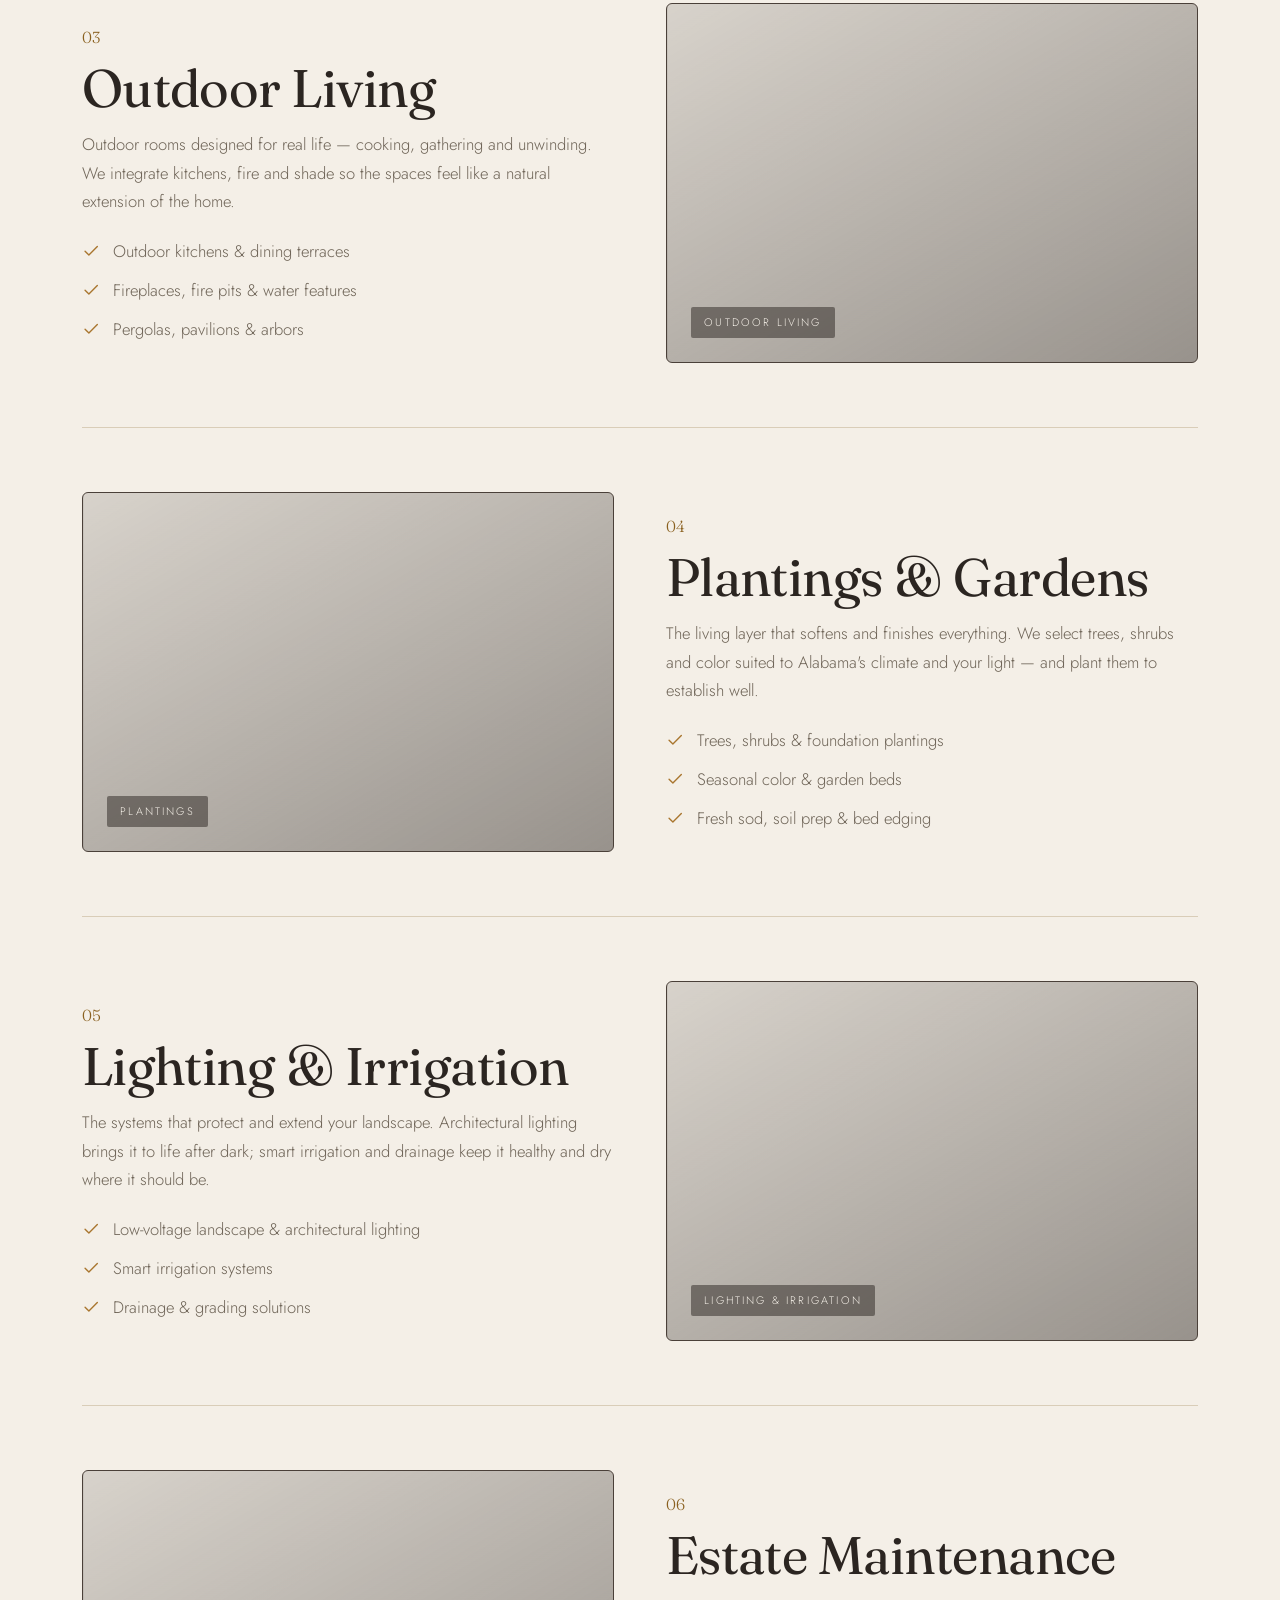
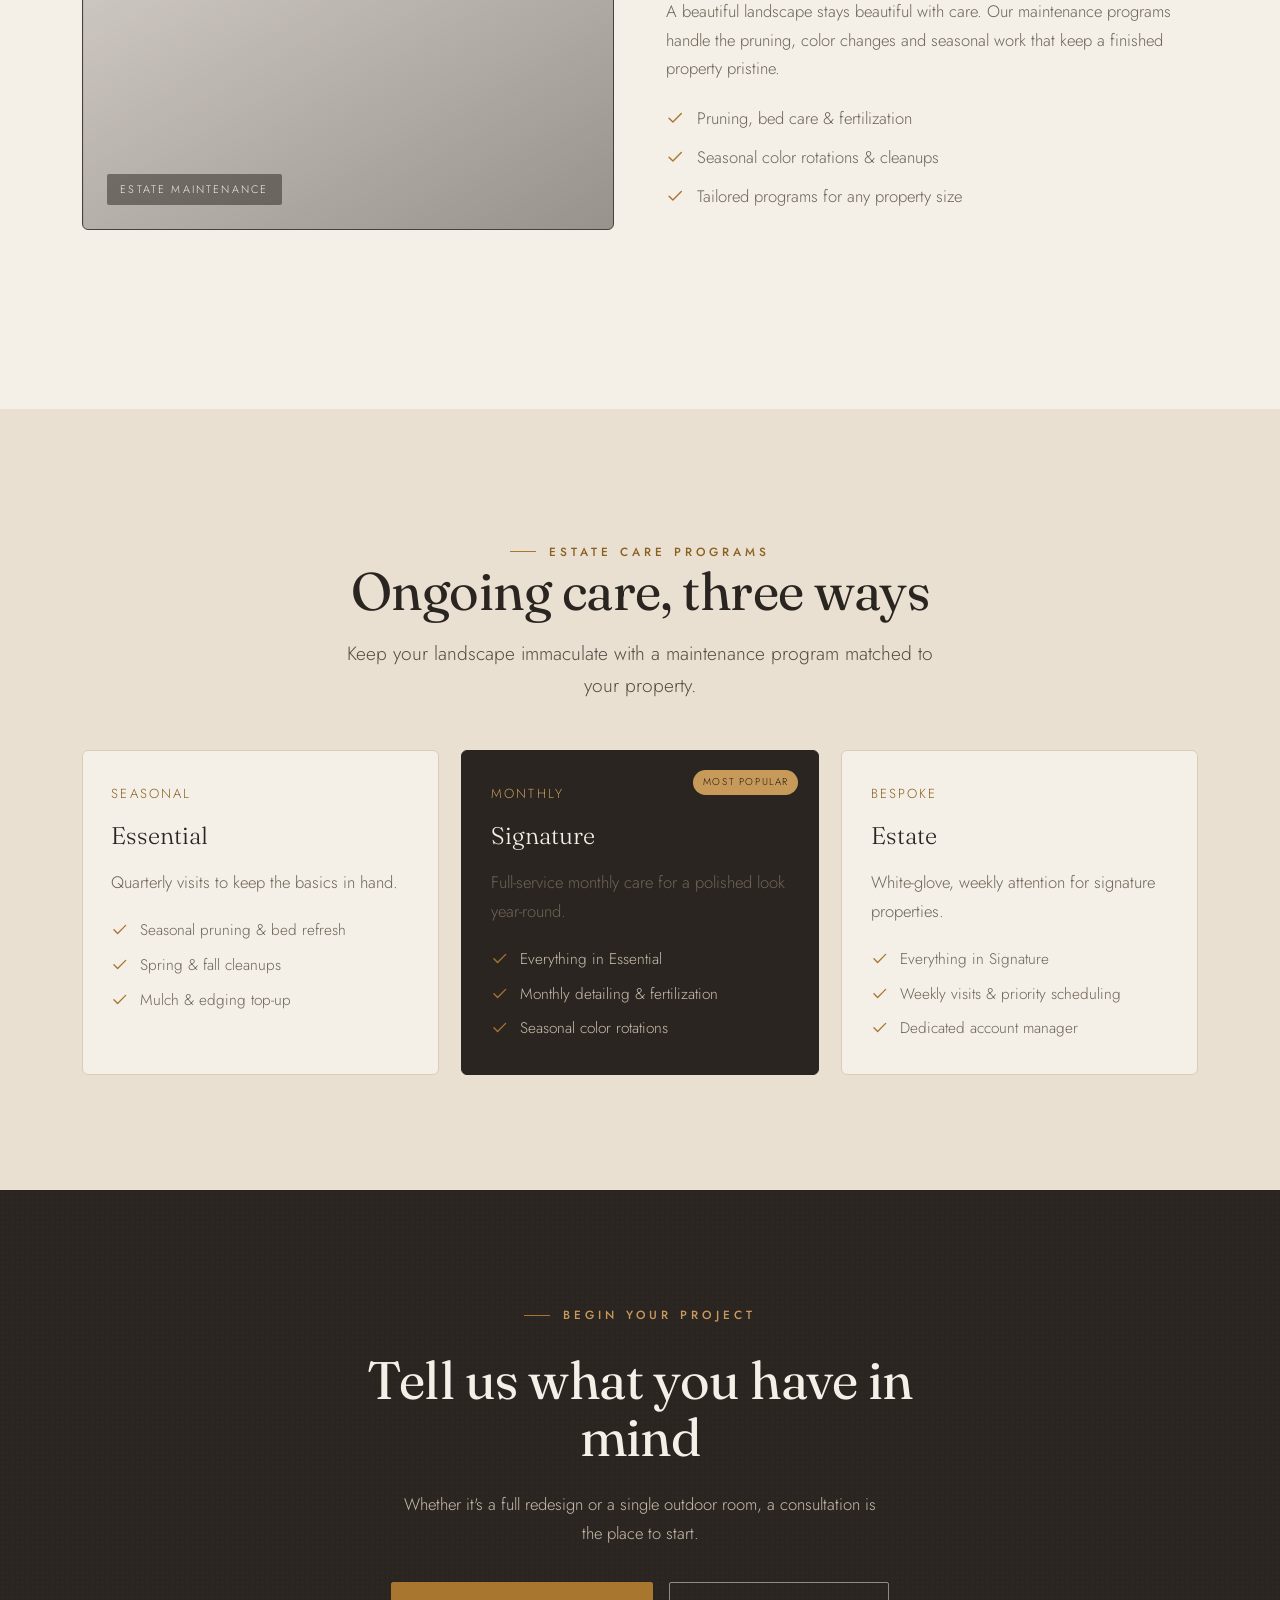
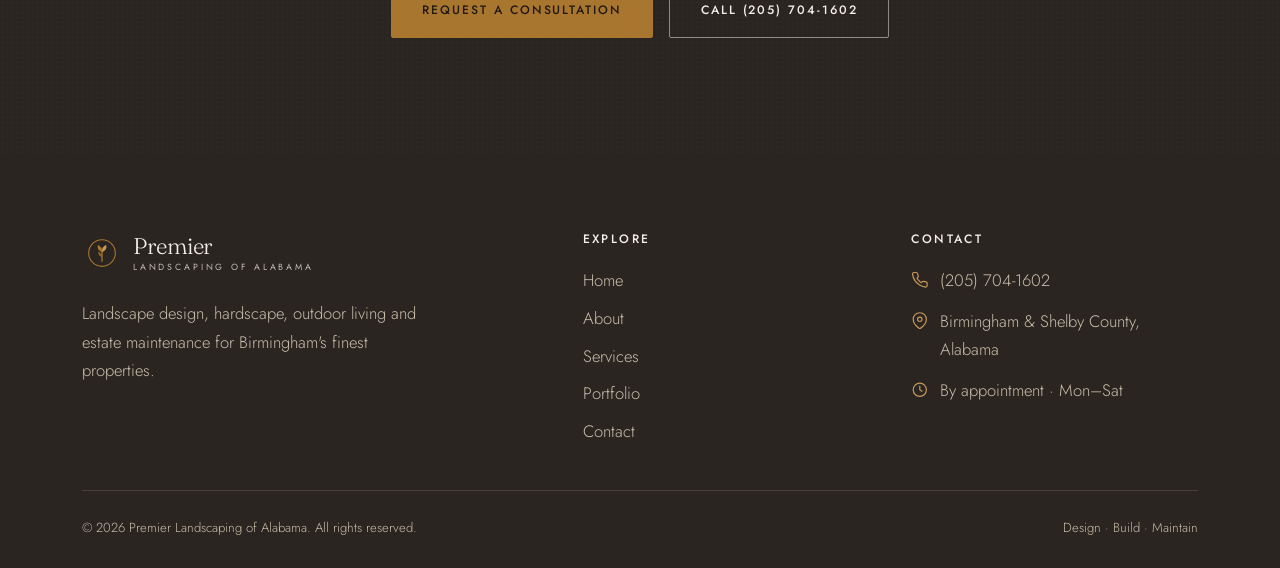
<file: services.html>
<!DOCTYPE html>
<html lang="en" class="no-js">
<head>
  <meta charset="UTF-8" />
  <meta name="viewport" content="width=device-width, initial-scale=1.0" />
  <title>Services | Premier Landscaping of Alabama — Design, Build &amp; Maintain</title>
  <meta name="description" content="Landscape design, hardscape & stonework, outdoor living, plantings, lighting & irrigation, and estate maintenance across Birmingham and Shelby County. (205) 704-1602." />
  <meta name="theme-color" content="#2b2521" />
  <link rel="icon" href="assets/icons/favicon.svg" type="image/svg+xml" />
  <link rel="preconnect" href="https://fonts.googleapis.com" />
  <link rel="preconnect" href="https://fonts.gstatic.com" crossorigin />
  <link href="https://fonts.googleapis.com/css2?family=Fraunces:opsz,wght@9..144,400..600&family=Jost:wght@300;400;500&display=swap" rel="stylesheet" />
  <link rel="stylesheet" href="css/style.css" />
</head>
<body>
  <a class="skip-link" href="#main">Skip to content</a>

  <header class="site-head">
    <div class="container head-row">
      <a href="index.html" class="brand" aria-label="Premier Landscaping of Alabama — home">
        <svg class="brand__mark" viewBox="0 0 48 48" aria-hidden="true">
          <circle cx="24" cy="24" r="16" fill="none" stroke="#a9762f" stroke-width="1.3"/>
          <path d="M24 34 V18" stroke="#a9762f" stroke-width="1.5" stroke-linecap="round"/>
          <path d="M24 23 C 19.5 21.5, 18 18, 19 14.5 C 22.5 15.5, 24 19, 24 23 Z" fill="#a9762f"/>
          <path d="M24 23 C 28.5 21.5, 30 18, 29 14.5 C 25.5 15.5, 24 19, 24 23 Z" fill="#c79a5a"/>
          <path d="M24 29 C 20.5 28, 19 25.5, 19.6 22.6 C 22.5 23.4, 24 26, 24 29 Z" fill="#a9762f" opacity=".75"/>
        </svg>
        <span class="brand__name">Premier<small>Landscaping of Alabama</small></span>
      </a>
      <nav class="mainnav" id="mainnav" aria-label="Primary">
        <ul class="mainnav__links">
          <li><a class="mainnav__link" href="index.html">Home</a></li>
          <li><a class="mainnav__link" href="about.html">About</a></li>
          <li><a class="mainnav__link" href="services.html">Services</a></li>
          <li><a class="mainnav__link" href="gallery.html">Portfolio</a></li>
          <li><a class="mainnav__link" href="contact.html">Contact</a></li>
        </ul>
        <a href="contact.html" class="btn head-cta">Request a Consultation</a>
      </nav>
      <button class="nav-toggle" aria-label="Toggle menu" aria-controls="mainnav" aria-expanded="false"><span></span></button>
    </div>
  </header>
  <div class="nav-scrim" aria-hidden="true"></div>

  <main id="main">
    <section class="pagehero">
      <div class="container pagehero__inner">
        <nav class="crumbs" aria-label="Breadcrumb"><a href="index.html">Home</a> &middot; <span>Services</span></nav>
        <h1>Design, build &amp; maintain</h1>
        <p>Six disciplines, one studio — everything your landscape needs, coordinated by a single accountable team.</p>
      </div>
    </section>

    <section class="section">
      <div class="container">

        <article class="svc reveal" id="design">
          <div>
            <span class="svc__no">01</span>
            <h2>Landscape Design</h2>
            <p class="muted">Every project begins on paper. We study your home, your site and how you want to use it, then compose a master plan that ties the whole property together.</p>
            <ul class="ticks">
              <li><svg viewBox="0 0 24 24" fill="none" stroke="currentColor" stroke-width="1.8" stroke-linecap="round" stroke-linejoin="round"><polyline points="20 6 9 17 4 12"/></svg><span>Master planning &amp; site analysis</span></li>
              <li><svg viewBox="0 0 24 24" fill="none" stroke="currentColor" stroke-width="1.8" stroke-linecap="round" stroke-linejoin="round"><polyline points="20 6 9 17 4 12"/></svg><span>Planting design &amp; material palettes</span></li>
              <li><svg viewBox="0 0 24 24" fill="none" stroke="currentColor" stroke-width="1.8" stroke-linecap="round" stroke-linejoin="round"><polyline points="20 6 9 17 4 12"/></svg><span>3D concepts so you can picture the result</span></li>
            </ul>
          </div>
          <figure class="svc__media" style="background-image:linear-gradient(150deg,rgba(43,37,33,.14),rgba(43,37,33,.46)),url('https://images.unsplash.com/photo-1530297333184-26b347aaa2a2?w=1200&q=70&auto=format&fit=crop');background-size:cover;background-position:center"><span class="tag">Design</span></figure>
        </article>

        <article class="svc reveal" id="hardscape">
          <div>
            <span class="svc__no">02</span>
            <h2>Hardscape &amp; Stonework</h2>
            <p class="muted">The architecture of the landscape. We build terraces, walkways and walls with proper bases and quality stone — surfaces meant to look as good in ten years as on day one.</p>
            <ul class="ticks">
              <li><svg viewBox="0 0 24 24" fill="none" stroke="currentColor" stroke-width="1.8" stroke-linecap="round" stroke-linejoin="round"><polyline points="20 6 9 17 4 12"/></svg><span>Patios, terraces &amp; walkways</span></li>
              <li><svg viewBox="0 0 24 24" fill="none" stroke="currentColor" stroke-width="1.8" stroke-linecap="round" stroke-linejoin="round"><polyline points="20 6 9 17 4 12"/></svg><span>Retaining &amp; seat walls in natural stone or block</span></li>
              <li><svg viewBox="0 0 24 24" fill="none" stroke="currentColor" stroke-width="1.8" stroke-linecap="round" stroke-linejoin="round"><polyline points="20 6 9 17 4 12"/></svg><span>Paver &amp; natural-stone driveways</span></li>
            </ul>
          </div>
          <figure class="svc__media" style="background-image:linear-gradient(150deg,rgba(43,37,33,.14),rgba(43,37,33,.46)),url('https://images.unsplash.com/photo-1505575571513-c6c366871baf?w=1200&q=70&auto=format&fit=crop');background-size:cover;background-position:center"><span class="tag">Hardscape</span></figure>
        </article>

        <article class="svc reveal" id="outdoor">
          <div>
            <span class="svc__no">03</span>
            <h2>Outdoor Living</h2>
            <p class="muted">Outdoor rooms designed for real life — cooking, gathering and unwinding. We integrate kitchens, fire and shade so the spaces feel like a natural extension of the home.</p>
            <ul class="ticks">
              <li><svg viewBox="0 0 24 24" fill="none" stroke="currentColor" stroke-width="1.8" stroke-linecap="round" stroke-linejoin="round"><polyline points="20 6 9 17 4 12"/></svg><span>Outdoor kitchens &amp; dining terraces</span></li>
              <li><svg viewBox="0 0 24 24" fill="none" stroke="currentColor" stroke-width="1.8" stroke-linecap="round" stroke-linejoin="round"><polyline points="20 6 9 17 4 12"/></svg><span>Fireplaces, fire pits &amp; water features</span></li>
              <li><svg viewBox="0 0 24 24" fill="none" stroke="currentColor" stroke-width="1.8" stroke-linecap="round" stroke-linejoin="round"><polyline points="20 6 9 17 4 12"/></svg><span>Pergolas, pavilions &amp; arbors</span></li>
            </ul>
          </div>
          <figure class="svc__media" style="background-image:linear-gradient(150deg,rgba(43,37,33,.14),rgba(43,37,33,.46)),url('https://images.unsplash.com/photo-1602860739945-9a61573cd62d?w=1200&q=70&auto=format&fit=crop');background-size:cover;background-position:center"><span class="tag">Outdoor Living</span></figure>
        </article>

        <article class="svc reveal" id="plantings">
          <div>
            <span class="svc__no">04</span>
            <h2>Plantings &amp; Gardens</h2>
            <p class="muted">The living layer that softens and finishes everything. We select trees, shrubs and color suited to Alabama's climate and your light — and plant them to establish well.</p>
            <ul class="ticks">
              <li><svg viewBox="0 0 24 24" fill="none" stroke="currentColor" stroke-width="1.8" stroke-linecap="round" stroke-linejoin="round"><polyline points="20 6 9 17 4 12"/></svg><span>Trees, shrubs &amp; foundation plantings</span></li>
              <li><svg viewBox="0 0 24 24" fill="none" stroke="currentColor" stroke-width="1.8" stroke-linecap="round" stroke-linejoin="round"><polyline points="20 6 9 17 4 12"/></svg><span>Seasonal color &amp; garden beds</span></li>
              <li><svg viewBox="0 0 24 24" fill="none" stroke="currentColor" stroke-width="1.8" stroke-linecap="round" stroke-linejoin="round"><polyline points="20 6 9 17 4 12"/></svg><span>Fresh sod, soil prep &amp; bed edging</span></li>
            </ul>
          </div>
          <figure class="svc__media" style="background-image:linear-gradient(150deg,rgba(43,37,33,.14),rgba(43,37,33,.46)),url('https://images.unsplash.com/photo-1628482283044-e5cc2f238de1?w=1200&q=70&auto=format&fit=crop');background-size:cover;background-position:center"><span class="tag">Plantings</span></figure>
        </article>

        <article class="svc reveal" id="lighting">
          <div>
            <span class="svc__no">05</span>
            <h2>Lighting &amp; Irrigation</h2>
            <p class="muted">The systems that protect and extend your landscape. Architectural lighting brings it to life after dark; smart irrigation and drainage keep it healthy and dry where it should be.</p>
            <ul class="ticks">
              <li><svg viewBox="0 0 24 24" fill="none" stroke="currentColor" stroke-width="1.8" stroke-linecap="round" stroke-linejoin="round"><polyline points="20 6 9 17 4 12"/></svg><span>Low-voltage landscape &amp; architectural lighting</span></li>
              <li><svg viewBox="0 0 24 24" fill="none" stroke="currentColor" stroke-width="1.8" stroke-linecap="round" stroke-linejoin="round"><polyline points="20 6 9 17 4 12"/></svg><span>Smart irrigation systems</span></li>
              <li><svg viewBox="0 0 24 24" fill="none" stroke="currentColor" stroke-width="1.8" stroke-linecap="round" stroke-linejoin="round"><polyline points="20 6 9 17 4 12"/></svg><span>Drainage &amp; grading solutions</span></li>
            </ul>
          </div>
          <figure class="svc__media" style="background-image:linear-gradient(150deg,rgba(43,37,33,.14),rgba(43,37,33,.46)),url('https://images.unsplash.com/photo-1527359443443-84a48aec73d2?w=1200&q=70&auto=format&fit=crop');background-size:cover;background-position:center"><span class="tag">Lighting &amp; Irrigation</span></figure>
        </article>

        <article class="svc reveal" id="maintenance" style="border-bottom:0">
          <div>
            <span class="svc__no">06</span>
            <h2>Estate Maintenance</h2>
            <p class="muted">A beautiful landscape stays beautiful with care. Our maintenance programs handle the pruning, color changes and seasonal work that keep a finished property pristine.</p>
            <ul class="ticks">
              <li><svg viewBox="0 0 24 24" fill="none" stroke="currentColor" stroke-width="1.8" stroke-linecap="round" stroke-linejoin="round"><polyline points="20 6 9 17 4 12"/></svg><span>Pruning, bed care &amp; fertilization</span></li>
              <li><svg viewBox="0 0 24 24" fill="none" stroke="currentColor" stroke-width="1.8" stroke-linecap="round" stroke-linejoin="round"><polyline points="20 6 9 17 4 12"/></svg><span>Seasonal color rotations &amp; cleanups</span></li>
              <li><svg viewBox="0 0 24 24" fill="none" stroke="currentColor" stroke-width="1.8" stroke-linecap="round" stroke-linejoin="round"><polyline points="20 6 9 17 4 12"/></svg><span>Tailored programs for any property size</span></li>
            </ul>
          </div>
          <figure class="svc__media" style="background-image:linear-gradient(150deg,rgba(43,37,33,.14),rgba(43,37,33,.46)),url('https://images.unsplash.com/photo-1628340981113-fe1949fe5cc0?w=1200&q=70&auto=format&fit=crop');background-size:cover;background-position:center"><span class="tag">Estate Maintenance</span></figure>
        </article>
      </div>
    </section>

    <!-- ESTATE CARE PROGRAMS -->
    <!-- Illustrative program tiers — confirm real offerings/pricing before launch. -->
    <section class="section section--sand" aria-labelledby="tiers-h">
      <div class="container">
        <div class="section-head section-head--center reveal">
          <p class="eyebrow eyebrow--center">Estate Care Programs</p>
          <h2 id="tiers-h">Ongoing care, three ways</h2>
          <p class="lead">Keep your landscape immaculate with a maintenance program matched to your property.</p>
        </div>
        <div class="tiers reveal">
          <div class="tier">
            <span class="tier__meta">Seasonal</span>
            <span class="tier__name">Essential</span>
            <p class="muted">Quarterly visits to keep the basics in hand.</p>
            <ul>
              <li><svg viewBox="0 0 24 24" fill="none" stroke="currentColor" stroke-width="1.8" stroke-linecap="round" stroke-linejoin="round"><polyline points="20 6 9 17 4 12"/></svg>Seasonal pruning &amp; bed refresh</li>
              <li><svg viewBox="0 0 24 24" fill="none" stroke="currentColor" stroke-width="1.8" stroke-linecap="round" stroke-linejoin="round"><polyline points="20 6 9 17 4 12"/></svg>Spring &amp; fall cleanups</li>
              <li><svg viewBox="0 0 24 24" fill="none" stroke="currentColor" stroke-width="1.8" stroke-linecap="round" stroke-linejoin="round"><polyline points="20 6 9 17 4 12"/></svg>Mulch &amp; edging top-up</li>
            </ul>
          </div>
          <div class="tier tier--featured">
            <span class="tier__flag">Most Popular</span>
            <span class="tier__meta">Monthly</span>
            <span class="tier__name">Signature</span>
            <p class="muted">Full-service monthly care for a polished look year-round.</p>
            <ul>
              <li><svg viewBox="0 0 24 24" fill="none" stroke="currentColor" stroke-width="1.8" stroke-linecap="round" stroke-linejoin="round"><polyline points="20 6 9 17 4 12"/></svg>Everything in Essential</li>
              <li><svg viewBox="0 0 24 24" fill="none" stroke="currentColor" stroke-width="1.8" stroke-linecap="round" stroke-linejoin="round"><polyline points="20 6 9 17 4 12"/></svg>Monthly detailing &amp; fertilization</li>
              <li><svg viewBox="0 0 24 24" fill="none" stroke="currentColor" stroke-width="1.8" stroke-linecap="round" stroke-linejoin="round"><polyline points="20 6 9 17 4 12"/></svg>Seasonal color rotations</li>
            </ul>
          </div>
          <div class="tier">
            <span class="tier__meta">Bespoke</span>
            <span class="tier__name">Estate</span>
            <p class="muted">White-glove, weekly attention for signature properties.</p>
            <ul>
              <li><svg viewBox="0 0 24 24" fill="none" stroke="currentColor" stroke-width="1.8" stroke-linecap="round" stroke-linejoin="round"><polyline points="20 6 9 17 4 12"/></svg>Everything in Signature</li>
              <li><svg viewBox="0 0 24 24" fill="none" stroke="currentColor" stroke-width="1.8" stroke-linecap="round" stroke-linejoin="round"><polyline points="20 6 9 17 4 12"/></svg>Weekly visits &amp; priority scheduling</li>
              <li><svg viewBox="0 0 24 24" fill="none" stroke="currentColor" stroke-width="1.8" stroke-linecap="round" stroke-linejoin="round"><polyline points="20 6 9 17 4 12"/></svg>Dedicated account manager</li>
            </ul>
          </div>
        </div>
      </div>
    </section>

    <section class="section invite">
      <div class="container invite__inner reveal">
        <p class="eyebrow eyebrow--center" style="color:var(--bronze-soft)">Begin Your Project</p>
        <h2>Tell us what you have in mind</h2>
        <p>Whether it's a full redesign or a single outdoor room, a consultation is the place to start.</p>
        <div class="hero__actions" style="justify-content:center">
          <a href="contact.html" class="btn btn--bronze">Request a Consultation</a>
          <a href="tel:+12057041602" class="btn btn--light">Call (205) 704-1602</a>
        </div>
      </div>
    </section>
  </main>

  <footer class="site-foot">
    <div class="container">
      <div class="foot-grid">
        <div class="foot-about">
          <a href="index.html" class="brand" aria-label="Premier Landscaping of Alabama — home">
            <svg class="brand__mark" viewBox="0 0 48 48" aria-hidden="true">
              <circle cx="24" cy="24" r="16" fill="none" stroke="#a9762f" stroke-width="1.3"/>
              <path d="M24 34 V18" stroke="#a9762f" stroke-width="1.5" stroke-linecap="round"/>
              <path d="M24 23 C 19.5 21.5, 18 18, 19 14.5 C 22.5 15.5, 24 19, 24 23 Z" fill="#a9762f"/>
              <path d="M24 23 C 28.5 21.5, 30 18, 29 14.5 C 25.5 15.5, 24 19, 24 23 Z" fill="#c79a5a"/>
              <path d="M24 29 C 20.5 28, 19 25.5, 19.6 22.6 C 22.5 23.4, 24 26, 24 29 Z" fill="#a9762f" opacity=".75"/>
            </svg>
            <span class="brand__name">Premier<small>Landscaping of Alabama</small></span>
          </a>
          <p>Landscape design, hardscape, outdoor living and estate maintenance for Birmingham's finest properties.</p>
        </div>
        <div>
          <h4>Explore</h4>
          <ul class="foot-links">
            <li><a href="index.html">Home</a></li>
            <li><a href="about.html">About</a></li>
            <li><a href="services.html">Services</a></li>
            <li><a href="gallery.html">Portfolio</a></li>
            <li><a href="contact.html">Contact</a></li>
          </ul>
        </div>
        <div>
          <h4>Contact</h4>
          <ul class="foot-contact">
            <li><svg viewBox="0 0 24 24" fill="none" stroke="currentColor" stroke-width="1.6" stroke-linecap="round" stroke-linejoin="round"><path d="M22 16.92v3a2 2 0 0 1-2.18 2 19.79 19.79 0 0 1-8.63-3.07 19.5 19.5 0 0 1-6-6 19.79 19.79 0 0 1-3.07-8.67A2 2 0 0 1 4.11 2h3a2 2 0 0 1 2 1.72c.13.96.36 1.9.7 2.81a2 2 0 0 1-.45 2.11L8.09 9.91a16 16 0 0 0 6 6l1.27-1.27a2 2 0 0 1 2.11-.45c.91.34 1.85.57 2.81.7A2 2 0 0 1 22 16.92Z"/></svg><a href="tel:+12057041602">(205) 704-1602</a></li>
            <li><svg viewBox="0 0 24 24" fill="none" stroke="currentColor" stroke-width="1.6" stroke-linecap="round" stroke-linejoin="round"><path d="M21 10c0 7-9 13-9 13s-9-6-9-13a9 9 0 0 1 18 0Z"/><circle cx="12" cy="10" r="3"/></svg><span>Birmingham &amp; Shelby County, Alabama</span></li>
            <li><svg viewBox="0 0 24 24" fill="none" stroke="currentColor" stroke-width="1.6" stroke-linecap="round" stroke-linejoin="round"><circle cx="12" cy="12" r="9"/><polyline points="12 7 12 12 15 14"/></svg><span>By appointment · Mon–Sat</span></li>
          </ul>
        </div>
      </div>
      <div class="foot-bottom">
        <span>&copy; <span id="year">2026</span> Premier Landscaping of Alabama. All rights reserved.</span>
        <span>Design · Build · Maintain</span>
      </div>
    </div>
  </footer>

  <button class="to-top" aria-label="Back to top"><svg viewBox="0 0 24 24" fill="none" stroke="currentColor" stroke-width="1.8" stroke-linecap="round" stroke-linejoin="round" width="20" height="20"><polyline points="18 15 12 9 6 15"/></svg></button>
  <script src="js/main.js" defer></script>

  <!-- aurora-cta : agency upsell button -->
  <a class="aurora-cta" href="https://auroraadv.co/?tab=wizard" target="_blank" rel="noopener" aria-label="Get this website for only $999 — built by Aurora">
    <span class="aurora-cta__top">Get this website<br>for only</span>
    <span class="aurora-cta__price">$999</span>
  </a>
  <style>
  .aurora-cta{position:fixed;left:18px;bottom:18px;z-index:58;width:130px;height:130px;border-radius:50%;display:flex;flex-direction:column;align-items:center;justify-content:center;text-align:center;gap:3px;padding:8px;background:radial-gradient(circle at 32% 26%,#3c342e,#2b2521);color:#fff;text-decoration:none;border:3px solid #a9762f;box-shadow:0 14px 32px -10px rgba(15,23,42,.55);font-family:system-ui,-apple-system,"Segoe UI",Roboto,sans-serif;line-height:1.08;transition:transform .2s ease,box-shadow .2s ease;}
  .aurora-cta:hover{transform:translateY(-3px) scale(1.05);box-shadow:0 20px 40px -10px rgba(15,23,42,.6);}
  .aurora-cta:focus-visible{outline:3px solid #a9762f;outline-offset:3px;}
  .aurora-cta__top{font-size:10px;font-weight:700;letter-spacing:.03em;text-transform:uppercase;color:#e8e0d4;}
  .aurora-cta__price{font-size:31px;font-weight:800;color:#c79a5a;letter-spacing:-.01em;}
  @media (max-width:760px){.aurora-cta{width:106px;height:106px;left:12px;bottom:68px;border-width:2px;}.aurora-cta__top{font-size:8.5px;}.aurora-cta__price{font-size:25px;}}
  @media (prefers-reduced-motion:reduce){.aurora-cta{transition:none;}}
  </style>
</body>
</html>
</file>
<file: css/style.css>
/* =====================================================================
   Premier Landscaping of Alabama — "Premier Estate / Outdoor Living"
   Limestone + Bronze + Espresso. Fraunces (serif) + Jost (sans).
   Refined, editorial, design-forward. Hand-built, no frameworks.
   ===================================================================== */

/* ----------------------------- Tokens ------------------------------ */
:root {
  /* Brand neutrals */
  --espresso:    #2b2521;   /* warm near-black (text + dark sections) */
  --espresso-80: #3c342e;
  --espresso-60: #564b42;
  --limestone:   #f4efe7;   /* warm cream background */
  --sand:        #e9e0d2;   /* surface */
  --sand-deep:   #ded2bf;
  --stone-line:  #d9cdb8;   /* borders on light */
  --line-dark:   #4a4039;   /* borders on dark */

  /* Accent */
  --bronze:      #a9762f;
  --bronze-dark: #8a601f;
  --bronze-soft: #c79a5a;

  /* Text */
  --ink:         #2b2521;
  --muted:       #6e6457;
  --cream:       #f4efe7;
  --cream-muted: #c9bdab;

  /* System */
  --radius:   2px;
  --radius-lg:6px;
  --shadow:   0 30px 60px -34px rgba(43,37,33,.45);
  --shadow-sm:0 14px 30px -20px rgba(43,37,33,.4);
  --container:1200px;
  --measure:  68ch;
  --gutter:   clamp(1.2rem, 4.5vw, 2.6rem);
  --ease:     cubic-bezier(.2,.6,.2,1);

  --ff-serif: "Fraunces", "Georgia", "Times New Roman", serif;
  --ff-sans:  "Jost", system-ui, -apple-system, "Segoe UI", sans-serif;
}

/* ----------------------------- Reset ------------------------------- */
*, *::before, *::after { box-sizing: border-box; }
* { margin: 0; }
html { scroll-behavior: smooth; -webkit-text-size-adjust: 100%; }
@media (prefers-reduced-motion: reduce) {
  html { scroll-behavior: auto; }
  *, *::before, *::after { animation-duration: .001ms !important; transition-duration: .001ms !important; }
}
body {
  font-family: var(--ff-sans);
  color: var(--ink);
  background: var(--limestone);
  line-height: 1.7;
  font-size: 1.04rem;
  font-weight: 300;
  -webkit-font-smoothing: antialiased;
  text-rendering: optimizeLegibility;
}
img, svg, picture, iframe { display: block; max-width: 100%; }
a { color: inherit; text-decoration: none; }
button { font: inherit; cursor: pointer; border: 0; background: none; color: inherit; }
input, textarea, select { font: inherit; color: inherit; }
ul { list-style: none; padding: 0; }
::selection { background: var(--bronze); color: var(--cream); }
:focus-visible { outline: 2px solid var(--bronze); outline-offset: 3px; }

/* --------------------------- Typography ---------------------------- */
h1, h2, h3, h4, .serif {
  font-family: var(--ff-serif);
  font-weight: 400;
  line-height: 1.08;
  letter-spacing: -0.01em;
  color: var(--espresso);
}
h1 { font-size: clamp(2.7rem, 6.4vw, 5rem); font-weight: 400; }
h2 { font-size: clamp(2rem, 4.4vw, 3.3rem); }
h3 { font-size: clamp(1.3rem, 2.2vw, 1.7rem); }
p { max-width: var(--measure); }
em { font-style: italic; color: var(--bronze-dark); }
strong { font-weight: 500; color: var(--espresso); }

.eyebrow {
  font-family: var(--ff-sans);
  text-transform: uppercase;
  letter-spacing: .34em;
  font-weight: 500;
  font-size: .74rem;
  color: var(--bronze-dark);
  display: inline-flex;
  align-items: center;
  gap: .8rem;
}
.eyebrow::before { content: ""; width: 26px; height: 1px; background: var(--bronze); }
.eyebrow--plain::before { display: none; }
.eyebrow--center { justify-content: center; }
.lead { font-size: 1.2rem; color: var(--espresso-60); font-weight: 300; }

/* --------------------------- Layout -------------------------------- */
.container { width: 100%; max-width: var(--container); margin-inline: auto; padding-inline: var(--gutter); }
.container--narrow { max-width: 880px; }
.section { padding-block: clamp(4rem, 9vw, 8rem); }
.section--tight { padding-block: clamp(2.6rem, 5vw, 4.2rem); }
.section--sand { background: var(--sand); }
.section--dark { background: var(--espresso); color: var(--cream); }
.section--dark h1, .section--dark h2, .section--dark h3 { color: var(--cream); }
.section--dark .lead, .section--dark .muted { color: var(--cream-muted); }
.section-head { max-width: 62ch; margin-bottom: 3rem; }
.section-head--center { margin-inline: auto; text-align: center; }
.section-head p { margin-top: 1.1rem; }
.split { display: grid; gap: clamp(2.2rem, 5vw, 4.5rem); align-items: center; }
@media (min-width: 900px) { .split { grid-template-columns: 1fr 1fr; } .split--wide-left { grid-template-columns: 1.15fr .85fr; } }
.muted { color: var(--muted); }

/* --------------------------- Buttons ------------------------------- */
.btn {
  --bg: var(--espresso); --fg: var(--cream);
  display: inline-flex; align-items: center; gap: .7rem;
  background: var(--bg); color: var(--fg);
  font-family: var(--ff-sans); font-weight: 500; text-transform: uppercase;
  letter-spacing: .16em; font-size: .76rem;
  padding: 1.05rem 1.9rem; border-radius: var(--radius);
  border: 1px solid var(--bg);
  transition: background .25s var(--ease), color .25s var(--ease), border-color .25s var(--ease), transform .25s var(--ease);
}
.btn:hover { background: var(--bronze); border-color: var(--bronze); color: #211a14; }
.btn--outline { --bg: transparent; --fg: var(--espresso); border-color: var(--espresso); }
.btn--outline:hover { background: var(--espresso); color: var(--cream); border-color: var(--espresso); }
.btn--light { --bg: transparent; --fg: var(--cream); border-color: rgba(244,239,231,.5); }
.btn--light:hover { background: var(--cream); color: var(--espresso); border-color: var(--cream); }
.btn--bronze { --bg: var(--bronze); --fg: #211a14; border-color: var(--bronze); }
.btn--bronze:hover { background: var(--bronze-dark); border-color: var(--bronze-dark); color: var(--cream); }
.btn svg { width: 1.05em; height: 1.05em; }

/* --------------------- Text link with arrow ------------------------ */
.tlink {
  display: inline-flex; align-items: center; gap: .55rem;
  font-family: var(--ff-sans); text-transform: uppercase; letter-spacing: .18em;
  font-size: .76rem; font-weight: 500; color: var(--bronze-dark);
  padding-bottom: .3rem; border-bottom: 1px solid var(--stone-line);
  transition: border-color .25s var(--ease), color .25s var(--ease);
}
.tlink svg { width: 1.05em; transition: transform .25s var(--ease); }
.tlink:hover { color: var(--espresso); border-color: var(--bronze); }
.tlink:hover svg { transform: translateX(5px); }

/* --------------------------- Header / Nav -------------------------- */
.site-head {
  position: fixed; inset: 0 0 auto 0; z-index: 60;
  transition: background .35s var(--ease), box-shadow .35s var(--ease), border-color .35s var(--ease);
  border-bottom: 1px solid transparent;
}
.site-head.is-solid {
  background: rgba(244,239,231,.92);
  backdrop-filter: blur(10px);
  border-bottom-color: var(--stone-line);
}
.head-row { display: flex; align-items: center; justify-content: space-between; gap: 1.5rem; height: 84px; }
.brand { display: inline-flex; align-items: center; gap: .7rem; color: var(--cream); }
.is-solid .brand, .brand--dark { color: var(--espresso); }
.brand__mark { width: 40px; height: 40px; flex: none; }
.brand__name { font-family: var(--ff-serif); font-size: 1.42rem; line-height: 1; letter-spacing: -.01em; }
.brand__name small { display: block; font-family: var(--ff-sans); font-size: .56rem; letter-spacing: .32em; text-transform: uppercase; margin-top: .35rem; opacity: .75; font-weight: 400; }

.mainnav { display: flex; align-items: center; gap: 2.4rem; }
.mainnav__links { display: flex; align-items: center; gap: 2rem; }
.mainnav__link {
  position: relative; color: var(--cream); font-size: .82rem; text-transform: uppercase;
  letter-spacing: .18em; font-weight: 400; padding: .3rem 0; transition: color .25s var(--ease);
}
.is-solid .mainnav__link { color: var(--espresso-80); }
.mainnav__link::after { content: ""; position: absolute; left: 0; right: 100%; bottom: -2px; height: 1px; background: var(--bronze); transition: right .3s var(--ease); }
.mainnav__link:hover::after, .mainnav__link.is-active::after { right: 0; }
.mainnav__link.is-active { color: var(--bronze); }
.is-solid .mainnav__link.is-active { color: var(--bronze-dark); }

/* header CTA adapts to transparent (over hero) vs solid header */
.head-cta { background: transparent; color: var(--cream); border-color: rgba(244,239,231,.55); }
.head-cta:hover { background: var(--cream); color: var(--espresso); border-color: var(--cream); }
.is-solid .head-cta { color: var(--espresso); border-color: var(--espresso); }
.is-solid .head-cta:hover { background: var(--espresso); color: var(--cream); border-color: var(--espresso); }

.nav-toggle { display: none; width: 46px; height: 46px; position: relative; color: var(--cream); }
.is-solid .nav-toggle { color: var(--espresso); }
.nav-toggle span, .nav-toggle span::before, .nav-toggle span::after {
  content: ""; position: absolute; left: 50%; top: 50%; width: 24px; height: 1.5px; background: currentColor;
  transform: translate(-50%,-50%); transition: transform .3s var(--ease), opacity .3s var(--ease);
}
.nav-toggle span::before { transform: translate(-50%,-7px); }
.nav-toggle span::after  { transform: translate(-50%,7px); }
.nav-toggle[aria-expanded="true"] span { background: transparent; }
.nav-toggle[aria-expanded="true"] span::before { transform: translate(-50%,0) rotate(45deg); }
.nav-toggle[aria-expanded="true"] span::after  { transform: translate(-50%,0) rotate(-45deg); }

@media (max-width: 940px) {
  .nav-toggle { display: block; z-index: 70; color: var(--cream); }
  .site-head.is-solid .nav-toggle, .menu-open .nav-toggle { color: var(--espresso); }
  .mainnav {
    position: fixed; inset: 0 0 0 auto; width: min(86vw, 380px);
    flex-direction: column; align-items: flex-start; justify-content: center; gap: 2.5rem;
    background: var(--limestone); padding: 5rem 2.4rem; border-left: 1px solid var(--stone-line);
    transform: translateX(100%); transition: transform .4s var(--ease); z-index: 65;
  }
  .mainnav.is-open { transform: translateX(0); }
  .mainnav__links { flex-direction: column; align-items: flex-start; gap: 1.4rem; }
  .mainnav__link { color: var(--espresso); font-size: 1.05rem; }
  .mainnav .btn { width: 100%; justify-content: center; }
  .mainnav .head-cta { background: var(--bronze); color: #211a14; border-color: var(--bronze); }
  .mainnav .head-cta:hover { background: var(--bronze-dark); color: var(--cream); border-color: var(--bronze-dark); }
  .nav-scrim { position: fixed; inset: 0; background: rgba(20,16,13,.4); opacity: 0; visibility: hidden; transition: opacity .4s; z-index: 64; }
  .nav-scrim.is-open { opacity: 1; visibility: visible; }
}

/* ----------------------------- Hero -------------------------------- */
.hero {
  position: relative; min-height: 100vh; display: grid; align-items: end;
  color: var(--cream); overflow: hidden;
  background:
    linear-gradient(180deg, rgba(28,22,18,.45) 0%, rgba(28,22,18,.35) 35%, rgba(28,22,18,.85) 100%),
    radial-gradient(120% 90% at 70% 10%, #5a4a3a 0%, #2e2620 55%, #211b16 100%);
}
.hero::after { /* subtle stone grain */
  content: ""; position: absolute; inset: 0; pointer-events: none; opacity: .5; mix-blend-mode: overlay;
  background-image: radial-gradient(rgba(255,255,255,.08) 1px, transparent 1.4px);
  background-size: 4px 4px;
}
.hero__inner { position: relative; padding-block: clamp(8rem, 16vh, 11rem) clamp(3.5rem, 8vh, 6rem); display: grid; gap: 1.8rem; max-width: 60rem; }
.hero__eyebrow { color: var(--bronze-soft); }
.hero__eyebrow::before { background: var(--bronze-soft); }
.hero h1 { color: var(--cream); max-width: 16ch; }
.hero h1 em { color: var(--bronze-soft); }
.hero__lead { font-size: 1.28rem; color: rgba(244,239,231,.8); max-width: 46ch; font-weight: 300; }
.hero__actions { display: flex; flex-wrap: wrap; gap: 1rem; margin-top: .6rem; }
.hero__scroll { position: absolute; left: 50%; bottom: 1.6rem; transform: translateX(-50%); color: rgba(244,239,231,.6); font-size: .68rem; letter-spacing: .3em; text-transform: uppercase; display: grid; justify-items: center; gap: .5rem; }
.hero__scroll span { width: 1px; height: 34px; background: rgba(244,239,231,.4); animation: scrollpulse 2.4s var(--ease) infinite; }
@keyframes scrollpulse { 0%,100% { transform: scaleY(.4); opacity: .4; } 50% { transform: scaleY(1); opacity: 1; } }

/* --------------------------- Statement ----------------------------- */
.statement { text-align: center; }
.statement__quote { font-family: var(--ff-serif); font-size: clamp(1.6rem, 3.4vw, 2.6rem); line-height: 1.28; max-width: 26ch; margin: 1.4rem auto 0; color: var(--espresso); }
.statement__quote em { color: var(--bronze-dark); }
.pillars { display: flex; flex-wrap: wrap; justify-content: center; gap: 1rem 2.6rem; margin-top: 2.6rem; }
.pillars span { font-family: var(--ff-sans); text-transform: uppercase; letter-spacing: .3em; font-size: .78rem; color: var(--espresso-60); display: inline-flex; align-items: center; gap: .9rem; }
.pillars span::before { content: ""; width: 5px; height: 5px; background: var(--bronze); border-radius: 50%; }

/* ----------------------- Services index ---------------------------- */
.svc-index { border-top: 1px solid var(--stone-line); }
.svc-row {
  display: grid; grid-template-columns: auto 1fr auto; gap: 1.5rem 2rem; align-items: baseline;
  padding: 2rem 0; border-bottom: 1px solid var(--stone-line);
  transition: padding-left .3s var(--ease), background .3s var(--ease);
}
.svc-row:hover { padding-left: 1.2rem; }
.svc-row__no { font-family: var(--ff-serif); font-size: 1.05rem; color: var(--bronze-dark); font-feature-settings: "tnum"; }
.svc-row__main h3 { transition: color .25s var(--ease); }
.svc-row:hover .svc-row__main h3 { color: var(--bronze-dark); }
.svc-row__main p { color: var(--muted); margin-top: .5rem; font-size: .98rem; }
.svc-row__go { color: var(--bronze-dark); opacity: 0; transform: translateX(-8px); transition: opacity .3s var(--ease), transform .3s var(--ease); }
.svc-row__go svg { width: 1.5rem; height: 1.5rem; }
.svc-row:hover .svc-row__go { opacity: 1; transform: translateX(0); }
@media (max-width: 680px) { .svc-row { grid-template-columns: auto 1fr; } .svc-row__go { display: none; } }

/* --------------------------- Feature ------------------------------- */
.feature__media {
  position: relative; min-height: 440px; border-radius: var(--radius-lg); overflow: hidden;
  background: linear-gradient(150deg, #6f5c44, #3a2f25); border: 1px solid var(--line-dark);
  display: grid; align-content: end; padding: 1.8rem;
}
.feature__media--alt { background: linear-gradient(150deg, #8a7757, #4b3d2d); }
.feature__media figcaption { color: var(--cream); font-family: var(--ff-serif); font-style: italic; font-size: 1.05rem; }
.feature__tag { position: absolute; top: 1.4rem; left: 1.4rem; font-family: var(--ff-sans); text-transform: uppercase; letter-spacing: .22em; font-size: .68rem; color: var(--cream); background: rgba(43,37,33,.55); padding: .45rem .9rem; border-radius: var(--radius); }
.feature__list { display: grid; gap: 0; margin-top: 1.8rem; }
.feature__list li { display: grid; grid-template-columns: auto 1fr; gap: 1.1rem; align-items: start; padding: 1.1rem 0; border-top: 1px solid var(--stone-line); }
.feature__list li:last-child { border-bottom: 1px solid var(--stone-line); }
.feature__list .n { font-family: var(--ff-serif); color: var(--bronze-dark); font-size: 1.05rem; }
.feature__list b { font-weight: 500; font-family: var(--ff-sans); font-size: 1.04rem; }
.feature__list span.t { color: var(--muted); font-size: .96rem; display: block; margin-top: .2rem; }

/* ---------------------------- Approach ----------------------------- */
.approach { display: grid; gap: 0; }
.approach__step { display: grid; grid-template-columns: auto 1fr; gap: 1.8rem; padding: 2.2rem 0; border-top: 1px solid var(--line-dark); align-items: start; }
.approach__step:last-child { border-bottom: 1px solid var(--line-dark); }
.approach__no { font-family: var(--ff-serif); font-size: clamp(2.2rem, 5vw, 3.4rem); color: var(--bronze-soft); line-height: .9; }
.approach__step h3 { color: var(--cream); }
.approach__step p { color: var(--cream-muted); margin-top: .6rem; }

/* -------------------------- Work / portfolio ----------------------- */
.filters { display: flex; flex-wrap: wrap; gap: .5rem 1.6rem; margin-bottom: 2.6rem; }
.filter {
  font-family: var(--ff-sans); text-transform: uppercase; letter-spacing: .18em; font-size: .74rem; font-weight: 500;
  color: var(--muted); padding: .4rem 0; border-bottom: 1px solid transparent; transition: color .25s var(--ease), border-color .25s var(--ease);
}
.filter:hover { color: var(--espresso); }
.filter.is-active { color: var(--bronze-dark); border-color: var(--bronze); }

.work-grid { display: grid; gap: 1.2rem; grid-template-columns: repeat(auto-fill, minmax(280px, 1fr)); }
.work-item {
  position: relative; aspect-ratio: 4/5; border-radius: var(--radius-lg); overflow: hidden;
  display: grid; align-content: end; padding: 1.4rem; color: var(--cream);
  background-size: cover; background-position: center; border: 1px solid var(--line-dark);
  transition: transform .5s var(--ease);
}
.work-item::before { content: ""; position: absolute; inset: 0; background: linear-gradient(180deg, rgba(43,37,33,0) 35%, rgba(43,37,33,.82)); }
.work-item > * { position: relative; }
.work-item:hover { transform: translateY(-6px); }
.work-item__cat { font-family: var(--ff-sans); text-transform: uppercase; letter-spacing: .22em; font-size: .66rem; color: var(--bronze-soft); }
.work-item__title { font-family: var(--ff-serif); font-size: 1.32rem; margin-top: .3rem; line-height: 1.1; }
.work-item.is-hidden { display: none; }
.work-item.span-2 { aspect-ratio: 4/3; grid-column: span 2; }
@media (max-width: 620px) { .work-item.span-2 { grid-column: span 1; aspect-ratio: 4/5; } }
/* placeholder fills (replace background-image with real project photos) */
.ph-1 { background-image: linear-gradient(150deg,#7a6748,#43372a); }
.ph-2 { background-image: linear-gradient(150deg,#5d5742,#34302420); background-color:#3b362a; }
.ph-3 { background-image: linear-gradient(150deg,#8a7350,#4a3c2c); }
.ph-4 { background-image: linear-gradient(150deg,#6b6450,#3a362b); }
.ph-5 { background-image: linear-gradient(150deg,#94774f,#50402d); }
.ph-6 { background-image: linear-gradient(150deg,#605844,#36312640); background-color:#3d382c; }

/* --------------------------- Standard cols ------------------------- */
.standard { display: grid; gap: 2rem; grid-template-columns: repeat(auto-fit, minmax(230px,1fr)); }
.standard__item { padding-top: 1.4rem; border-top: 2px solid var(--bronze); }
.standard__no { font-family: var(--ff-serif); font-size: 1rem; color: var(--bronze-dark); letter-spacing: .05em; }
.standard__item h3 { margin: .6rem 0 .5rem; font-size: 1.3rem; }
.standard__item p { color: var(--muted); font-size: .97rem; }
.section--dark .standard__item p { color: var(--cream-muted); }
.section--dark .standard__item h3 { color: var(--cream); }

/* --------------------------- Testimonials -------------------------- */
.praise { display: grid; gap: 1.4rem; grid-template-columns: repeat(auto-fit, minmax(290px,1fr)); }
.praise__card { background: var(--limestone); border: 1px solid var(--stone-line); border-radius: var(--radius-lg); padding: 2rem; }
.section--sand .praise__card { background: #fff; }
.praise__mark { font-family: var(--ff-serif); font-size: 3rem; line-height: .6; color: var(--bronze-soft); }
.praise__card blockquote { font-family: var(--ff-serif); font-size: 1.18rem; line-height: 1.45; color: var(--espresso); margin: .8rem 0 1.2rem; }
.praise__by { font-family: var(--ff-sans); text-transform: uppercase; letter-spacing: .14em; font-size: .76rem; color: var(--espresso-80); }
.praise__by span { display: block; color: var(--muted); letter-spacing: .14em; margin-top: .2rem; }

/* ----------------------------- Area -------------------------------- */
.area__chips { display: flex; flex-wrap: wrap; gap: .6rem; margin-top: 1.4rem; }
.area__chip { font-family: var(--ff-sans); font-size: .9rem; letter-spacing: .04em; padding: .5rem 1.1rem; border: 1px solid var(--stone-line); border-radius: 999px; color: var(--espresso-80); transition: border-color .25s, color .25s; }
.area__chip:hover { border-color: var(--bronze); color: var(--bronze-dark); }
.area__map { border: 1px solid var(--stone-line); border-radius: var(--radius-lg); overflow: hidden; min-height: 340px; }
.area__map iframe { width: 100%; height: 100%; min-height: 340px; border: 0; filter: grayscale(.4) sepia(.12) contrast(1.02); }

/* ----------------------------- Invite (CTA) ------------------------ */
.invite { position: relative; overflow: hidden; background: var(--espresso); color: var(--cream); text-align: center; }
.invite::before { content: ""; position: absolute; inset: 0; opacity: .12; background-image: radial-gradient(rgba(255,255,255,.1) 1px, transparent 1.4px); background-size: 5px 5px; }
.invite__inner { position: relative; display: grid; gap: 1.6rem; justify-items: center; }
.invite h2 { color: var(--cream); max-width: 18ch; }
.invite p { color: var(--cream-muted); max-width: 48ch; }

/* ------------------------- Page hero (inner) ----------------------- */
.pagehero { position: relative; background: var(--espresso); color: var(--cream); padding-block: clamp(8rem, 16vh, 11rem) clamp(3rem, 7vw, 5rem); overflow: hidden; }
.pagehero::after { content: ""; position: absolute; inset: 0; opacity: .4; mix-blend-mode: overlay; background-image: radial-gradient(rgba(255,255,255,.08) 1px, transparent 1.4px); background-size: 4px 4px; }
.pagehero__inner { position: relative; }
.pagehero h1 { color: var(--cream); max-width: 18ch; }
.pagehero p { color: rgba(244,239,231,.78); margin-top: 1.2rem; }
.crumbs { display: flex; gap: .6rem; align-items: center; color: var(--cream-muted); font-size: .72rem; letter-spacing: .2em; text-transform: uppercase; margin-bottom: 1.4rem; }
.crumbs a:hover { color: var(--bronze-soft); }

/* ----------------------- Detailed service -------------------------- */
.svc { display: grid; gap: clamp(1.6rem,4vw,3.5rem); align-items: center; padding-block: clamp(2.4rem,5vw,4rem); border-bottom: 1px solid var(--stone-line); scroll-margin-top: 110px; }
@media (min-width: 860px) { .svc { grid-template-columns: 1fr 1fr; } .svc:nth-child(even) .svc__media { order: -1; } }
.svc__media { min-height: 360px; border-radius: var(--radius-lg); border: 1px solid var(--line-dark); position: relative; overflow: hidden; background: linear-gradient(150deg,#6f5c44,#3a2f25); display: grid; align-content: end; padding: 1.5rem; }
.svc__media .tag { font-family: var(--ff-sans); text-transform: uppercase; letter-spacing: .2em; font-size: .68rem; color: var(--cream); background: rgba(43,37,33,.5); padding: .4rem .85rem; border-radius: var(--radius); justify-self: start; }
.svc__no { font-family: var(--ff-serif); color: var(--bronze-dark); font-size: 1rem; }
.svc h2 { margin: .5rem 0 .9rem; }
.ticks { display: grid; gap: .65rem; margin-top: 1.4rem; }
.ticks li { display: grid; grid-template-columns: auto 1fr; gap: .8rem; color: var(--muted); align-items: start; }
.ticks svg { width: 1.15rem; height: 1.15rem; color: var(--bronze); margin-top: .3rem; }

/* --------------------------- Programs/tiers ------------------------ */
.tiers { display: grid; gap: 1.4rem; grid-template-columns: repeat(auto-fit, minmax(260px,1fr)); }
.tier { background: var(--limestone); border: 1px solid var(--stone-line); border-radius: var(--radius-lg); padding: 2rem 1.8rem; display: grid; gap: .7rem; align-content: start; }
.tier--featured { background: var(--espresso); color: var(--cream); border-color: var(--espresso); position: relative; }
.tier--featured h3 { color: var(--cream); }
.tier__flag { position: absolute; top: 1.2rem; right: 1.2rem; font-family: var(--ff-sans); text-transform: uppercase; letter-spacing: .16em; font-size: .62rem; color: #211a14; background: var(--bronze-soft); padding: .25rem .6rem; border-radius: 999px; }
.tier__name { font-family: var(--ff-serif); font-size: 1.5rem; }
.tier__meta { font-size: .82rem; text-transform: uppercase; letter-spacing: .16em; color: var(--bronze-dark); }
.tier--featured .tier__meta { color: var(--bronze-soft); }
.tier ul { display: grid; gap: .55rem; margin-top: .6rem; }
.tier li { display: grid; grid-template-columns: auto 1fr; gap: .7rem; font-size: .96rem; color: var(--muted); }
.tier--featured li { color: var(--cream-muted); }
.tier li svg { width: 1.1rem; color: var(--bronze); margin-top: .25rem; }

/* ------------------------ Before / after --------------------------- */
.ba { position: relative; aspect-ratio: 16/10; border-radius: var(--radius-lg); overflow: hidden; border: 1px solid var(--line-dark); user-select: none; }
.ba__img { position: absolute; inset: 0; background-size: cover; background-position: center; display: grid; align-content: start; padding: 1.1rem; }
.ba__before { background-image: linear-gradient(150deg,#6a5c45,#403320); }
.ba__after { background-image: linear-gradient(150deg,#7e8a5e,#46532f); clip-path: inset(0 0 0 50%); }
.ba__tag { font-family: var(--ff-sans); text-transform: uppercase; letter-spacing: .16em; font-size: .66rem; color: #fff; background: rgba(43,37,33,.55); padding: .25rem .6rem; border-radius: var(--radius); justify-self: start; }
.ba__after .ba__tag { justify-self: end; }
.ba__range { position: absolute; inset: 0; width: 100%; opacity: 0; cursor: ew-resize; }
.ba__handle { position: absolute; top: 0; bottom: 0; left: 50%; width: 2px; background: var(--cream); transform: translateX(-50%); pointer-events: none; }
.ba__handle::after { content: ""; position: absolute; top: 50%; left: 50%; width: 42px; height: 42px; transform: translate(-50%,-50%); background: var(--cream); border-radius: 50%; box-shadow: 0 6px 18px -6px rgba(0,0,0,.5); }
.ba__handle::before { content: "⟷"; position: absolute; top: 50%; left: 50%; transform: translate(-50%,-50%); z-index: 1; color: var(--espresso); font-size: 1rem; }

/* ------------------------------ Forms ------------------------------ */
.form { display: grid; gap: 1.3rem; }
.field { display: grid; gap: .45rem; }
.field label { font-family: var(--ff-sans); text-transform: uppercase; letter-spacing: .14em; font-size: .72rem; font-weight: 500; color: var(--espresso-80); }
.field label .req { color: var(--bronze-dark); }
.field input, .field select, .field textarea {
  background: #fff; border: 1px solid var(--stone-line); border-radius: var(--radius); padding: .9rem 1rem; font-weight: 300;
  transition: border-color .25s var(--ease), box-shadow .25s var(--ease);
}
.field textarea { resize: vertical; min-height: 140px; }
.field input:focus, .field select:focus, .field textarea:focus { outline: none; border-color: var(--bronze); box-shadow: 0 0 0 3px rgba(169,118,47,.16); }
.field.is-invalid input, .field.is-invalid select, .field.is-invalid textarea { border-color: #b04a3a; box-shadow: 0 0 0 3px rgba(176,74,58,.12); }
.field__error { color: #a6402f; font-size: .8rem; min-height: 1em; }
.form__row { display: grid; gap: 1.3rem; }
@media (min-width: 600px) { .form__row { grid-template-columns: 1fr 1fr; } }
.form__success { display: none; background: #efe7d8; border: 1px solid var(--bronze); border-left-width: 3px; border-radius: var(--radius-lg); padding: 1.2rem 1.4rem; }
.form__success.is-visible { display: block; }
.form__success strong { font-family: var(--ff-serif); font-weight: 500; }

/* ----------------------------- FAQ --------------------------------- */
.faq { border-top: 1px solid var(--stone-line); }
.faq__item { border-bottom: 1px solid var(--stone-line); }
.faq__q { width: 100%; text-align: left; display: flex; align-items: center; justify-content: space-between; gap: 1.4rem; padding: 1.4rem 0; font-family: var(--ff-serif); font-size: 1.18rem; color: var(--espresso); }
.faq__q .icon { position: relative; width: 16px; height: 16px; flex: none; }
.faq__q .icon::before, .faq__q .icon::after { content: ""; position: absolute; top: 50%; left: 50%; background: var(--bronze-dark); transition: transform .3s var(--ease); }
.faq__q .icon::before { width: 16px; height: 1.5px; transform: translate(-50%,-50%); }
.faq__q .icon::after { width: 1.5px; height: 16px; transform: translate(-50%,-50%); }
.faq__item.is-open .icon::after { transform: translate(-50%,-50%) scaleY(0); }
.faq__a { max-height: 0; overflow: hidden; transition: max-height .35s var(--ease); }
.faq__a p { padding: 0 0 1.4rem; color: var(--muted); max-width: 70ch; }

/* ----------------------------- Footer ------------------------------ */
.site-foot { background: var(--espresso); color: var(--cream-muted); padding-block: clamp(3.5rem,7vw,5rem) 1.8rem; }
.foot-grid { display: grid; gap: 2.6rem; grid-template-columns: 1fr; }
@media (min-width: 760px) { .foot-grid { grid-template-columns: 1.6fr 1fr 1fr; } }
.site-foot .brand { color: var(--cream); }
.foot-about p { margin-top: 1.1rem; max-width: 34ch; color: var(--cream-muted); }
.site-foot h4 { color: var(--cream); font-family: var(--ff-sans); text-transform: uppercase; letter-spacing: .2em; font-size: .76rem; font-weight: 500; margin-bottom: 1.2rem; }
.foot-links { display: grid; gap: .6rem; }
.foot-links a:hover, .foot-contact a:hover { color: var(--bronze-soft); }
.foot-contact { display: grid; gap: .8rem; }
.foot-contact li { display: flex; gap: .7rem; align-items: flex-start; }
.foot-contact svg { width: 1.1rem; height: 1.1rem; color: var(--bronze-soft); flex: none; margin-top: .3rem; }
.foot-bottom { border-top: 1px solid var(--line-dark); margin-top: 2.8rem; padding-top: 1.6rem; display: flex; flex-wrap: wrap; justify-content: space-between; gap: .6rem 1.6rem; font-size: .82rem; }

/* ------------------------- Back to top ----------------------------- */
.to-top { position: fixed; right: 1.4rem; bottom: 1.4rem; z-index: 55; width: 50px; height: 50px; border-radius: 50%; background: var(--espresso); color: var(--cream); display: grid; place-items: center; box-shadow: var(--shadow-sm); opacity: 0; visibility: hidden; transform: translateY(12px); transition: all .3s var(--ease); }
.to-top:hover { background: var(--bronze); color: #211a14; }
.to-top.is-visible { opacity: 1; visibility: visible; transform: translateY(0); }

/* ------------------------- Reveal animation ------------------------ */
.reveal { opacity: 0; transform: translateY(26px); transition: opacity .8s var(--ease), transform .8s var(--ease); }
.reveal.is-in { opacity: 1; transform: none; }
.reveal[data-delay="1"] { transition-delay: .1s; }
.reveal[data-delay="2"] { transition-delay: .2s; }
.reveal[data-delay="3"] { transition-delay: .3s; }
.no-js .reveal { opacity: 1; transform: none; }

/* ------------------------------ Utils ------------------------------ */
.text-center { text-align: center; }
.mt-1 { margin-top: 1.2rem; }
.mt-2 { margin-top: 2rem; }
.divider { width: 46px; height: 1px; background: var(--bronze); margin: 1.4rem 0; }
.divider--center { margin-inline: auto; }
.sr-only { position: absolute; width: 1px; height: 1px; padding: 0; margin: -1px; overflow: hidden; clip: rect(0,0,0,0); white-space: nowrap; border: 0; }
.skip-link { position: absolute; left: .5rem; top: -3.5rem; background: var(--bronze); color: #211a14; padding: .6rem 1rem; border-radius: var(--radius); z-index: 100; transition: top .25s; font-family: var(--ff-sans); text-transform: uppercase; letter-spacing: .12em; font-size: .8rem; }
.skip-link:focus { top: .5rem; }

/* ===== Real photography (Aurora) ===== */
.feature__media{background-image:linear-gradient(150deg,rgba(43,37,33,.10),rgba(43,37,33,.40)),url('https://images.unsplash.com/photo-1602860739945-9a61573cd62d?w=1200&q=70&auto=format&fit=crop');background-size:cover;background-position:center;}
.feature__media--alt{background-image:linear-gradient(150deg,rgba(43,37,33,.10),rgba(43,37,33,.40)),url('https://images.unsplash.com/photo-1527359443443-84a48aec73d2?w=1200&q=70&auto=format&fit=crop');background-size:cover;background-position:center;}
.ba__before{background-image:linear-gradient(160deg,rgba(0,0,0,.18),transparent 55%),url('https://images.unsplash.com/photo-1595797623546-5a85a990ca6c?w=1200&q=70&auto=format&fit=crop');background-size:cover;background-position:center;}
.ba__after{background-image:linear-gradient(160deg,rgba(0,0,0,.18),transparent 55%),url('https://images.unsplash.com/photo-1628340981113-fe1949fe5cc0?w=1200&q=70&auto=format&fit=crop');background-size:cover;background-position:center;}
/* ===== Real photography: portfolio work-items (Aurora) ===== */
.work-item{background-size:cover;background-position:center;}
.ph-1{background-image:url('https://images.unsplash.com/photo-1602860739945-9a61573cd62d?w=1200&q=70&auto=format&fit=crop');}
.ph-3{background-image:url('https://images.unsplash.com/photo-1505575571513-c6c366871baf?w=1200&q=70&auto=format&fit=crop');}
.ph-5{background-image:url('https://images.unsplash.com/photo-1530297333184-26b347aaa2a2?w=1200&q=70&auto=format&fit=crop');}
.work-item[data-cat="outdoor"]{background-image:url('https://images.unsplash.com/photo-1602860739945-9a61573cd62d?w=1200&q=70&auto=format&fit=crop');}
.work-item[data-cat="hardscape"]{background-image:url('https://images.unsplash.com/photo-1505575571513-c6c366871baf?w=1200&q=70&auto=format&fit=crop');}
.work-item[data-cat="design"]{background-image:url('https://images.unsplash.com/photo-1530297333184-26b347aaa2a2?w=1200&q=70&auto=format&fit=crop');}
.work-item[data-cat="plantings"]{background-image:url('https://images.unsplash.com/photo-1628482283044-e5cc2f238de1?w=1200&q=70&auto=format&fit=crop');}
.work-item[data-cat="lighting"]{background-image:url('https://images.unsplash.com/photo-1527359443443-84a48aec73d2?w=1200&q=70&auto=format&fit=crop');}
</file>
